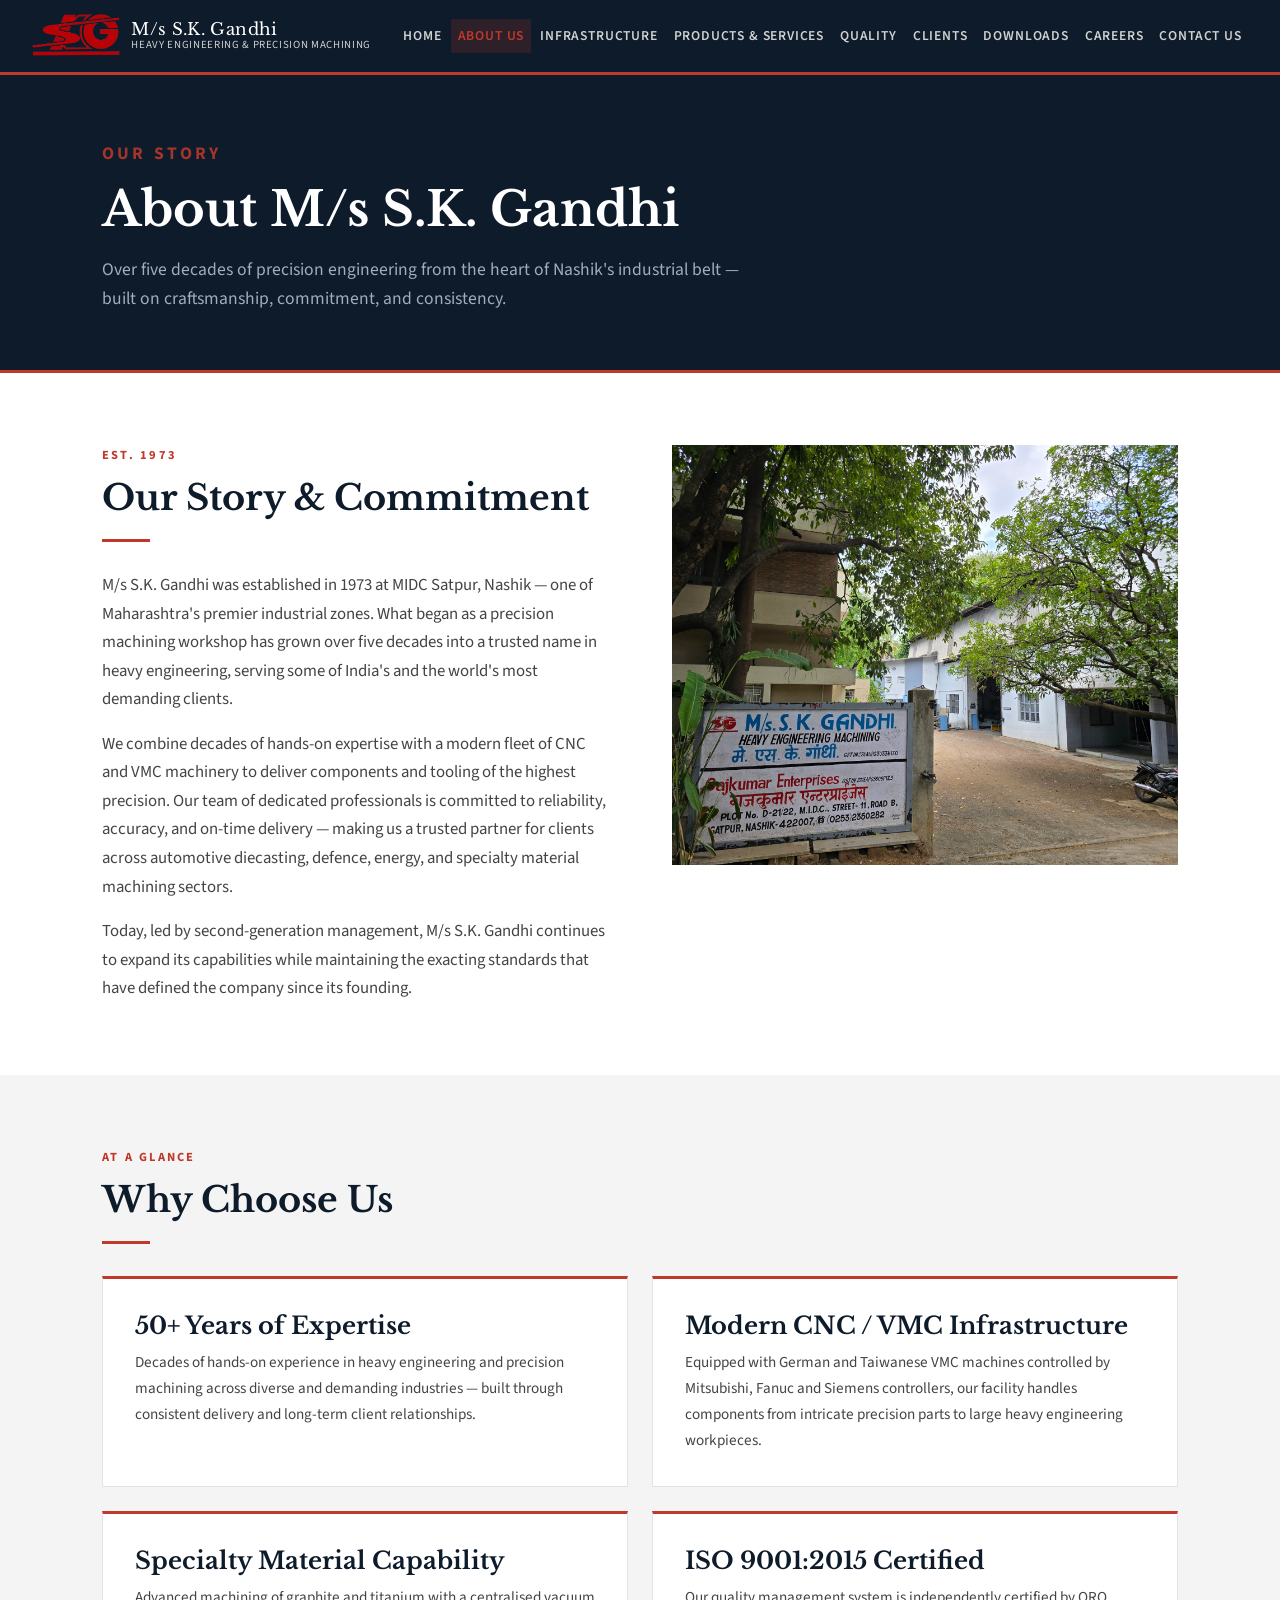
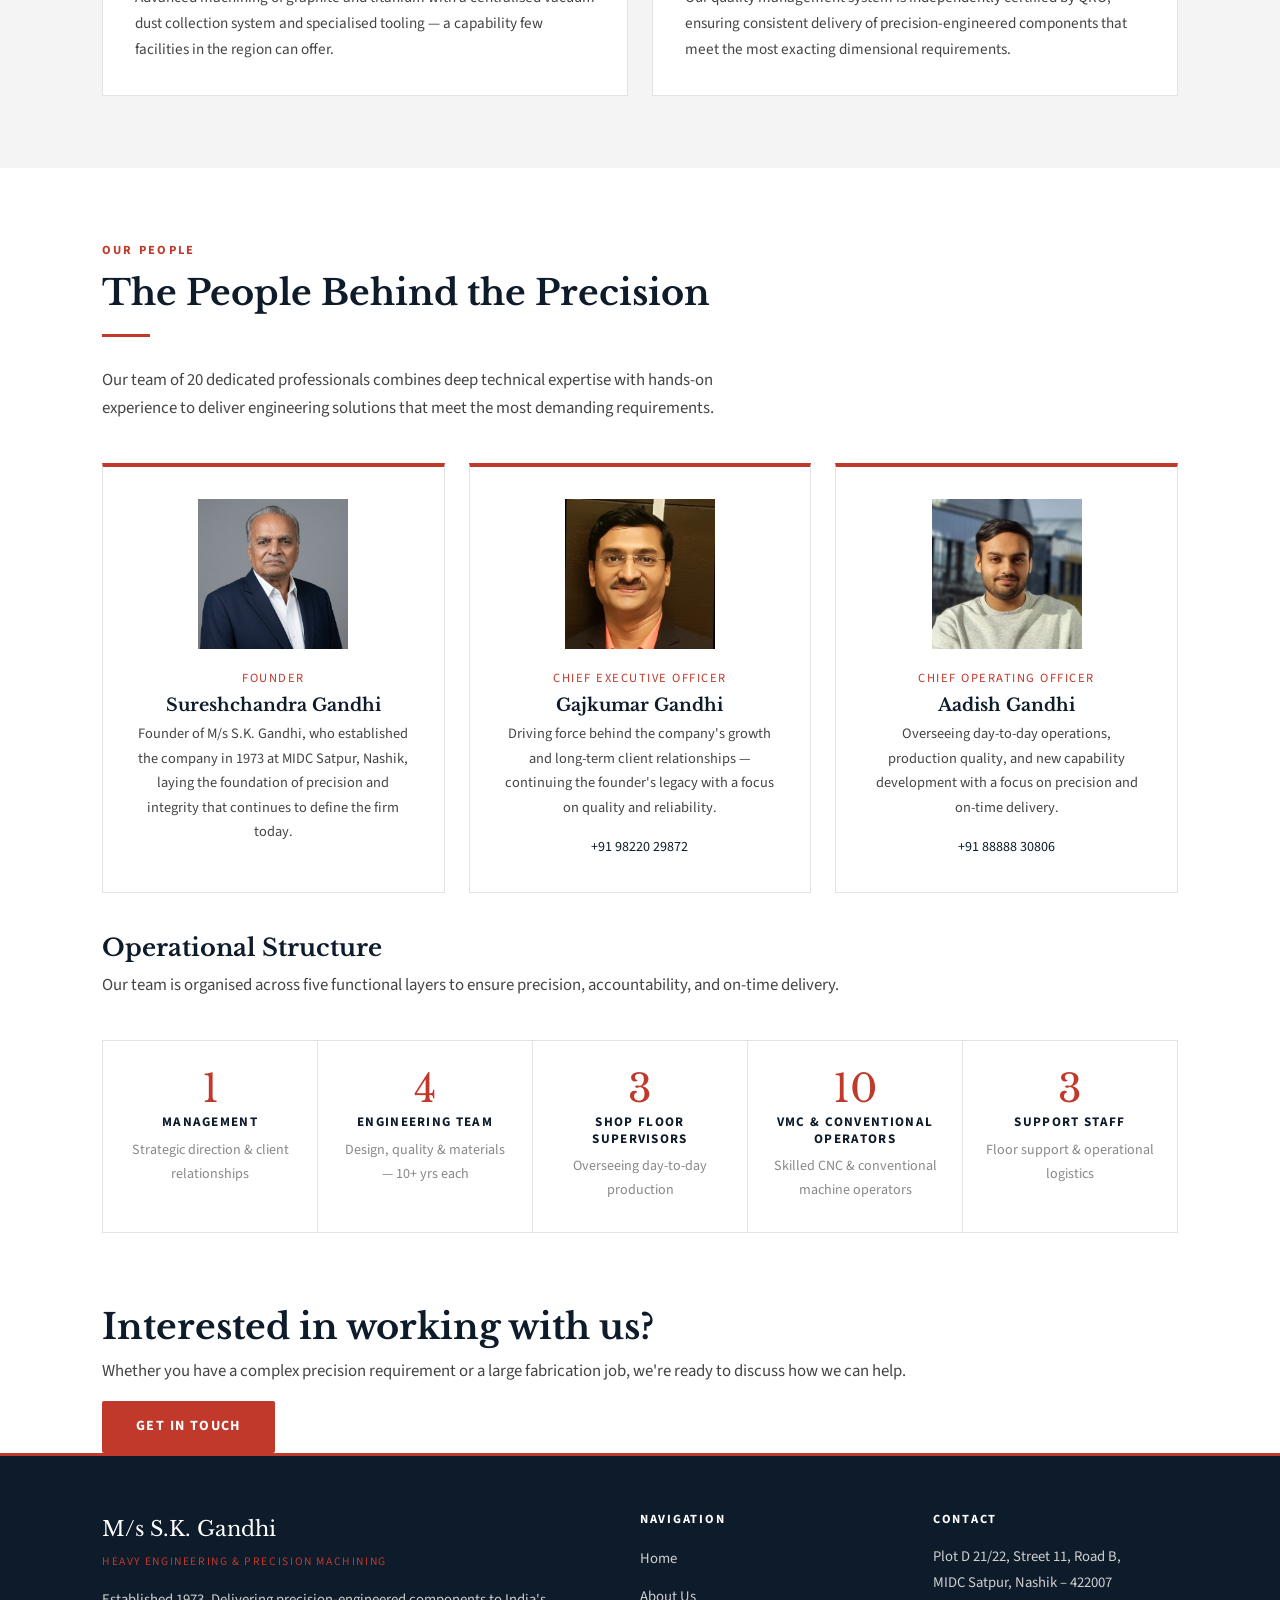
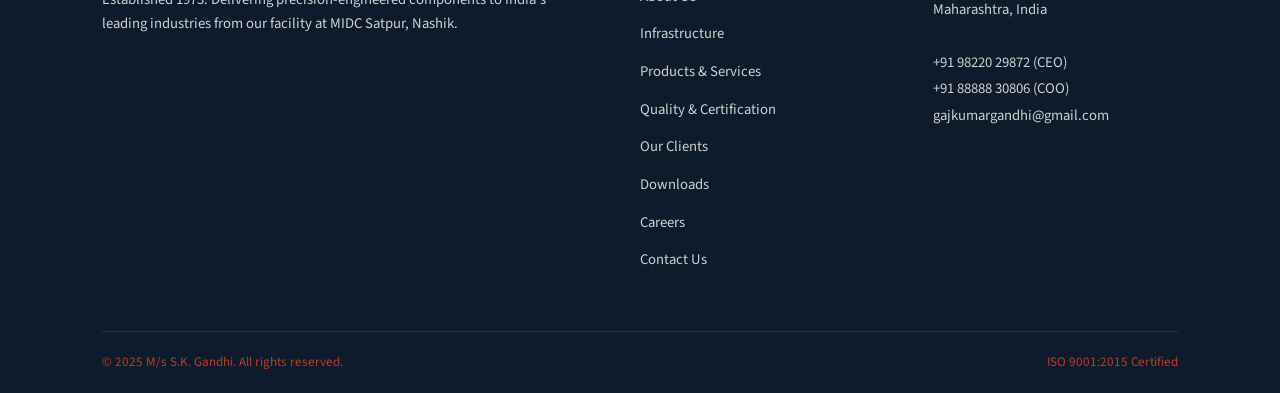
<file: about.html>
<!DOCTYPE html>
<html lang="en">
<head>
  <meta charset="UTF-8" />
  <meta name="viewport" content="width=device-width, initial-scale=1.0" />
  <title>About Us | M/s S.K. Gandhi — Est. 1973, MIDC Satpur Nashik</title>
  <!-- SEO Meta Tags -->
  <meta name="description" content="Learn about M/s S.K. Gandhi — established in 1973 at MIDC Satpur, Nashik. ISO certified heavy engineering firm with 50+ years of precision machining expertise and a team of 20 professionals.">
  <meta name="keywords" content="SK Gandhi about, S.K. Gandhi history, precision machining company Nashik, heavy engineering company Maharashtra, MIDC Satpur Nashik engineering">
  <meta name="author" content="M/s S.K. Gandhi">
  <meta name="robots" content="index, follow">
  <meta name="geo.region" content="IN-MH">
  <meta name="geo.placename" content="Nashik">
  <meta name="geo.position" content="19.9986;73.7427">
  <meta name="ICBM" content="19.9986, 73.7427">
  <link rel="canonical" href="https://skgandhi.in/about.html">
  <!-- Open Graph -->
  <meta property="og:type" content="website">
  <meta property="og:site_name" content="M/s S.K. Gandhi">
  <meta property="og:title" content="About M/s S.K. Gandhi | 50+ Years of Precision Engineering">
  <meta property="og:description" content="Founded in 1973 at MIDC Satpur, Nashik. ISO 9001:2015 certified. Serving India's top industrial clients across automotive, aerospace, and energy sectors.">
  <meta property="og:url" content="https://skgandhi.in/about.html">
  <meta property="og:image" content="https://skgandhi.in/images/about-facility.jpg">
  <meta property="og:locale" content="en_IN">
  <!-- Schema.org Structured Data -->
  <script type="application/ld+json">
  {
    "@context": "https://schema.org",
    "@type": "ManufacturingBusiness",
    "@id": "https://skgandhi.in",
    "name": "M/s S.K. Gandhi",
    "alternateName": ["SK Gandhi", "S.K. Gandhi", "SKG Heavy Engineering"],
    "description": "ISO 9001:2015 certified heavy engineering and precision machining company established in 1973. Specialising in dies, jigs & fixtures, graphite machining, titanium aerospace components, and heavy fabrication.",
    "url": "https://skgandhi.in",
    "logo": "https://skgandhi.in/images/logo.png",
    "image": "https://skgandhi.in/images/about-facility.jpg",
    "foundingDate": "1973",
    "numberOfEmployees": {"@type": "QuantitativeValue", "value": 20},
    "address": {
        "@type": "PostalAddress",
        "streetAddress": "Plot D 21/22, Street 11, Road B, MIDC Satpur",
        "addressLocality": "Nashik",
        "addressRegion": "Maharashtra",
        "postalCode": "422007",
        "addressCountry": "IN"
    },
    "geo": {
        "@type": "GeoCoordinates",
        "latitude": 19.9986,
        "longitude": 73.7427
    },
    "telephone": "+91-98220-29872",
    "email": "gajkumargandhi@gmail.com",
    "openingHoursSpecification": [
        {"@type": "OpeningHoursSpecification", "dayOfWeek": ["Monday","Tuesday","Wednesday","Thursday","Friday","Sunday"], "opens": "09:00", "closes": "18:00"}
    ],
    "hasOfferCatalog": {
        "@type": "OfferCatalog",
        "name": "Precision Machining Services",
        "itemListElement": [
            {"@type": "Offer", "itemOffered": {"@type": "Service", "name": "Tools, Dies, Jigs & Fixtures Machining"}},
            {"@type": "Offer", "itemOffered": {"@type": "Service", "name": "Graphite Precision Machining"}},
            {"@type": "Offer", "itemOffered": {"@type": "Service", "name": "Titanium Aerospace Machining"}},
            {"@type": "Offer", "itemOffered": {"@type": "Service", "name": "Heavy Structural Fabrication"}}
        ]
    },
    "sameAs": [
        "https://www.linkedin.com/company/m-s-s-k-gandhi/",
        "https://www.google.com/maps/place/M%2Fs+S.K.Gandhi"
    ],
    "areaServed": {"@type": "Country", "name": "India"},
    "hasCredential": {
        "@type": "EducationalOccupationalCredential",
        "credentialCategory": "certification",
        "name": "ISO 9001:2015",
        "recognizedBy": {"@type": "Organization", "name": "QRO - Quality Research Organization"}
    }
}
  </script>
  <link rel="icon" type="image/png" href="favicon.png">
  <link rel="shortcut icon" href="favicon.ico">
  <link rel="stylesheet" href="style.css" />
  <style>
    .team-card {
      background: var(--white);
      border: 1px solid #e0e3e8;
      border-top: 4px solid var(--red);
      padding: 2rem;
      text-align: center;
    }
    .team-photo {
      width: 100px;
      height: 100px;
      border-radius: 50%;
      background: #dde2ea;
      border: 2px dashed #aab0bb;
      display: flex;
      align-items: center;
      justify-content: center;
      margin: 0 auto 1.2rem;
      font-size: 0.72rem;
      color: #888;
      font-family: var(--font-body);
      text-align: center;
      padding: 0.5rem;
      line-height: 1.4;
    }
    .team-card .role {
      font-family: var(--font-body);
      font-size: 0.78rem;
      letter-spacing: 0.12em;
      text-transform: uppercase;
      color: var(--red);
      margin-bottom: 0.3rem;
    }
    .team-card h3 { font-size: 1.1rem; margin-bottom: 0.4rem; }
    .team-card p { font-size: 0.9rem; }
    .team-card .contact-line {
      margin-top: 0.8rem;
      font-size: 0.88rem;
      color: var(--text-mid);
    }
    .team-card .contact-line a { color: var(--navy); }

    .milestone-row {
      display: flex;
      gap: 0;
      border-left: 3px solid var(--red);
      padding-left: 2rem;
      flex-direction: column;
      gap: 2rem;
    }
    .milestone {
      position: relative;
    }
    .milestone::before {
      content: '';
      position: absolute;
      left: -2.4rem;
      top: 0.5rem;
      width: 12px;
      height: 12px;
      border-radius: 50%;
      background: var(--red);
      border: 2px solid var(--white);
      outline: 2px solid var(--red);
    }
    .milestone-year {
      font-family: var(--font-head);
      font-size: 1.3rem;
      color: var(--navy);
      margin-bottom: 0.2rem;
    }
    .milestone p { font-size: 0.95rem; margin: 0; }

    .ops-structure {
      display: flex;
      gap: 0;
      align-items: stretch;
      border: 1px solid #e0e3e8;
      overflow: hidden;
      margin-top: 2.5rem;
    }
    .ops-col {
      flex: 1;
      padding: 1.8rem 1.4rem;
      border-right: 1px solid #e0e3e8;
      text-align: center;
    }
    .ops-col:last-child { border-right: none; }
    .ops-col .ops-num {
      font-family: var(--font-head);
      font-size: 2.4rem;
      color: var(--red);
      line-height: 1;
      margin-bottom: 0.4rem;
    }
    .ops-col h4 {
      font-family: var(--font-body);
      font-size: 0.82rem;
      letter-spacing: 0.1em;
      text-transform: uppercase;
      color: var(--navy);
      margin-bottom: 0.5rem;
      font-weight: 700;
    }
    .ops-col p { font-size: 0.88rem; color: var(--text-light); margin: 0; }

    @media (max-width: 640px) {
      .ops-structure { flex-direction: column; }
      .ops-col { border-right: none; border-bottom: 1px solid #e0e3e8; }
      .ops-col:last-child { border-bottom: none; }
    }
  </style>
</head>
<body>

<!-- ══ HEADER ══ -->
<header class="site-header">
  <nav class="nav-inner">
    <a href="index.html" class="nav-logo">
      <img src="images/logo.png" alt="S.K. Gandhi Logo" style="height:44px;width:auto;" onerror="this.style.display='none'">
      <div class="nav-logo-text">
        <span class="brand-name">M/s S.K. Gandhi</span>
        <span class="brand-sub">Heavy Engineering &amp; Precision Machining</span>
      </div>
    </a>
    <ul class="nav-links">
      <li><a href="index.html">Home</a></li>
      <li><a href="about.html">About Us</a></li>
      <li><a href="infrastructure.html">Infrastructure</a></li>
      <li><a href="products.html">Products &amp; Services</a></li>
      <li><a href="quality.html">Quality</a></li>
      <li><a href="clients.html">Clients</a></li>
      <li><a href="downloads.html">Downloads</a></li>
      <li><a href="careers.html">Careers</a></li>
      <li><a href="contact.html">Contact Us</a></li>
    </ul>
    <div class="nav-toggle"><span></span><span></span><span></span></div>
  </nav>
</header>

<!-- ══ PAGE HERO ══ -->
<section class="page-hero">
  <div class="container">
    <p class="section-label">Our Story</p>
    <h1>About M/s S.K. Gandhi</h1>
    <p>Over five decades of precision engineering from the heart of Nashik's industrial belt — built on craftsmanship, commitment, and consistency.</p>
  </div>
</section>

<!-- ══ COMPANY STORY ══ -->
<section>
  <div class="container">
    <div class="two-col">
      <div>
        <p class="section-label">Est. 1973</p>
        <h2 class="section-title">Our Story &amp; Commitment</h2>
        <div class="divider"></div>
        <p>M/s S.K. Gandhi was established in 1973 at MIDC Satpur, Nashik — one of Maharashtra's premier industrial zones. What began as a precision machining workshop has grown over five decades into a trusted name in heavy engineering, serving some of India's and the world's most demanding clients.</p>
        <p>We combine decades of hands-on expertise with a modern fleet of CNC and VMC machinery to deliver components and tooling of the highest precision. Our team of dedicated professionals is committed to reliability, accuracy, and on-time delivery — making us a trusted partner for clients across automotive diecasting, defence, energy, and specialty material machining sectors.</p>
        <p>Today, led by second-generation management, M/s S.K. Gandhi continues to expand its capabilities while maintaining the exacting standards that have defined the company since its founding.</p>
      </div>
      <div>
        <img src="images/facility-exterior.jpg" alt="S.K. Gandhi Facility" style="width:100%;height:420px;object-fit:cover;display:block;" onerror="this.style.background='#e8eaed'">
      </div>
    </div>
  </div>
</section>

<!-- ══ KEY FACTS ══ -->
<section class="alt">
  <div class="container">
    <p class="section-label">At a Glance</p>
    <h2 class="section-title">Why Choose Us</h2>
    <div class="divider"></div>
    <div class="card-grid card-grid-2" style="margin-top: 2rem;">
      <div class="card">
        <h3>50+ Years of Expertise</h3>
        <p>Decades of hands-on experience in heavy engineering and precision machining across diverse and demanding industries — built through consistent delivery and long-term client relationships.</p>
      </div>
      <div class="card">
        <h3>Modern CNC / VMC Infrastructure</h3>
        <p>Equipped with German and Taiwanese VMC machines controlled by Mitsubishi, Fanuc and Siemens controllers, our facility handles components from intricate precision parts to large heavy engineering workpieces.</p>
      </div>
      <div class="card">
        <h3>Specialty Material Capability</h3>
        <p>Advanced machining of graphite and titanium with a centralised vacuum dust collection system and specialised tooling — a capability few facilities in the region can offer.</p>
      </div>
      <div class="card">
        <h3>ISO 9001:2015 Certified</h3>
        <p>Our quality management system is independently certified by QRO, ensuring consistent delivery of precision-engineered components that meet the most exacting dimensional requirements.</p>
      </div>
    </div>
  </div>
</section>

<!-- ══ TEAM ══ -->
<section>
  <div class="container">
    <p class="section-label">Our People</p>
    <h2 class="section-title">The People Behind the Precision</h2>
    <div class="divider"></div>
    <p style="max-width:640px; margin-bottom: 2.5rem;">Our team of 20 dedicated professionals combines deep technical expertise with hands-on experience to deliver engineering solutions that meet the most demanding requirements.</p>

    <!-- Management -->
    <div class="card-grid card-grid-3" style="margin-bottom: 2.5rem;">
      <div class="team-card">
        <img src="images/sureshchandra.jpg" alt="Sureshchandra Gandhi" style="width:150px;height:150px;border-radius:0%;object-fit:cover;margin:0 auto 1.2rem;display:block;" onerror="this.style.background='#dde2ea'">
        <div class="role">Founder</div>
        <h3>Sureshchandra Gandhi</h3>
        <p>Founder of M/s S.K. Gandhi, who established the company in 1973 at MIDC Satpur, Nashik, laying the foundation of precision and integrity that continues to define the firm today.</p>
      </div>
      <div class="team-card">
        <img src="images/gajkumar.jpg" alt="Gajkumar Gandhi" style="width:150px;height:150px;border-radius:0%;object-fit:cover;margin:0 auto 1.2rem;display:block;" onerror="this.style.background='#dde2ea'">
        <div class="role">Chief Executive Officer</div>
        <h3>Gajkumar Gandhi</h3>
        <p>Driving force behind the company's growth and long-term client relationships — continuing the founder's legacy with a focus on quality and reliability.</p>
        <div class="contact-line"><a href="tel:+919822029872">+91 98220 29872</a></div>
      </div>
      <div class="team-card">
        <img src="images/aadish.jpg" alt="Aadish Gandhi" style="width:150px;height:150px;border-radius:0%;object-fit:cover;margin:0 auto 1.2rem;display:block;" onerror="this.style.background='#dde2ea'">
        <div class="role">Chief Operating Officer</div>
        <h3>Aadish Gandhi</h3>
        <p>Overseeing day-to-day operations, production quality, and new capability development with a focus on precision and on-time delivery.</p>
        <div class="contact-line"><a href="tel:+918888830806">+91 88888 30806</a></div>
      </div>
    </div>

    <!-- Operational Structure -->
    <h3 style="margin-bottom: 0.5rem;">Operational Structure</h3>
    <p style="margin-bottom: 0;">Our team is organised across five functional layers to ensure precision, accountability, and on-time delivery.</p>
    <div class="ops-structure">
      <div class="ops-col">
        <div class="ops-num">1</div>
        <h4>Management</h4>
        <p>Strategic direction &amp; client relationships</p>
      </div>
      <div class="ops-col">
        <div class="ops-num">4</div>
        <h4>Engineering Team</h4>
        <p>Design, quality &amp; materials — 10+ yrs each</p>
      </div>
      <div class="ops-col">
        <div class="ops-num">3</div>
        <h4>Shop Floor Supervisors</h4>
        <p>Overseeing day-to-day production</p>
      </div>
      <div class="ops-col">
        <div class="ops-num">10</div>
        <h4>VMC &amp; Conventional Operators</h4>
        <p>Skilled CNC &amp; conventional machine operators</p>
      </div>
      <div class="ops-col">
        <div class="ops-num">3</div>
        <h4>Support Staff</h4>
        <p>Floor support &amp; operational logistics</p>
      </div>
    </div>
  </div>
</section>

<!-- ══ CTA BAND ══ -->
<div class="cta-band">
  <div class="container">
    <h2>Interested in working with us?</h2>
    <p>Whether you have a complex precision requirement or a large fabrication job, we're ready to discuss how we can help.</p>
    <a href="contact.html" class="btn btn-primary">Get in Touch</a>
  </div>
</div>

<!-- ══ FOOTER ══ -->
<footer class="site-footer">
  <div class="container">
    <div class="footer-grid">
      <div class="footer-brand">
        <div class="brand-name">M/s S.K. Gandhi</div>
        <div class="brand-sub">Heavy Engineering &amp; Precision Machining</div>
        <p>Established 1973. Delivering precision-engineered components to India's leading industries from our facility at MIDC Satpur, Nashik.</p>
      </div>
      <div class="footer-col">
        <h4>Navigation</h4>
        <ul>
          <li><a href="index.html">Home</a></li>
          <li><a href="about.html">About Us</a></li>
          <li><a href="infrastructure.html">Infrastructure</a></li>
          <li><a href="products.html">Products &amp; Services</a></li>
          <li><a href="quality.html">Quality &amp; Certification</a></li>
          <li><a href="clients.html">Our Clients</a></li>
          <li><a href="downloads.html">Downloads</a></li>
          <li><a href="careers.html">Careers</a></li>
          <li><a href="contact.html">Contact Us</a></li>
        </ul>
      </div>
      <div class="footer-col">
        <h4>Contact</h4>
        <address>
          Plot D 21/22, Street 11, Road B,<br>
          MIDC Satpur, Nashik – 422007<br>
          Maharashtra, India<br><br>
          <a href="tel:+919822029872">+91 98220 29872</a> (CEO)<br>
          <a href="tel:+918888830806">+91 88888 30806</a> (COO)<br>
          <a href="mailto:gajkumargandhi@gmail.com">gajkumargandhi@gmail.com</a>
        </address>
      </div>
    </div>
    <div class="footer-bottom">
      <span>© 2025 M/s S.K. Gandhi. All rights reserved.</span>
      <span style="color: var(--red);">ISO 9001:2015 Certified</span>
    </div>
  </div>
</footer>

<script src="nav.js"></script>
</body>
</html>
</file>
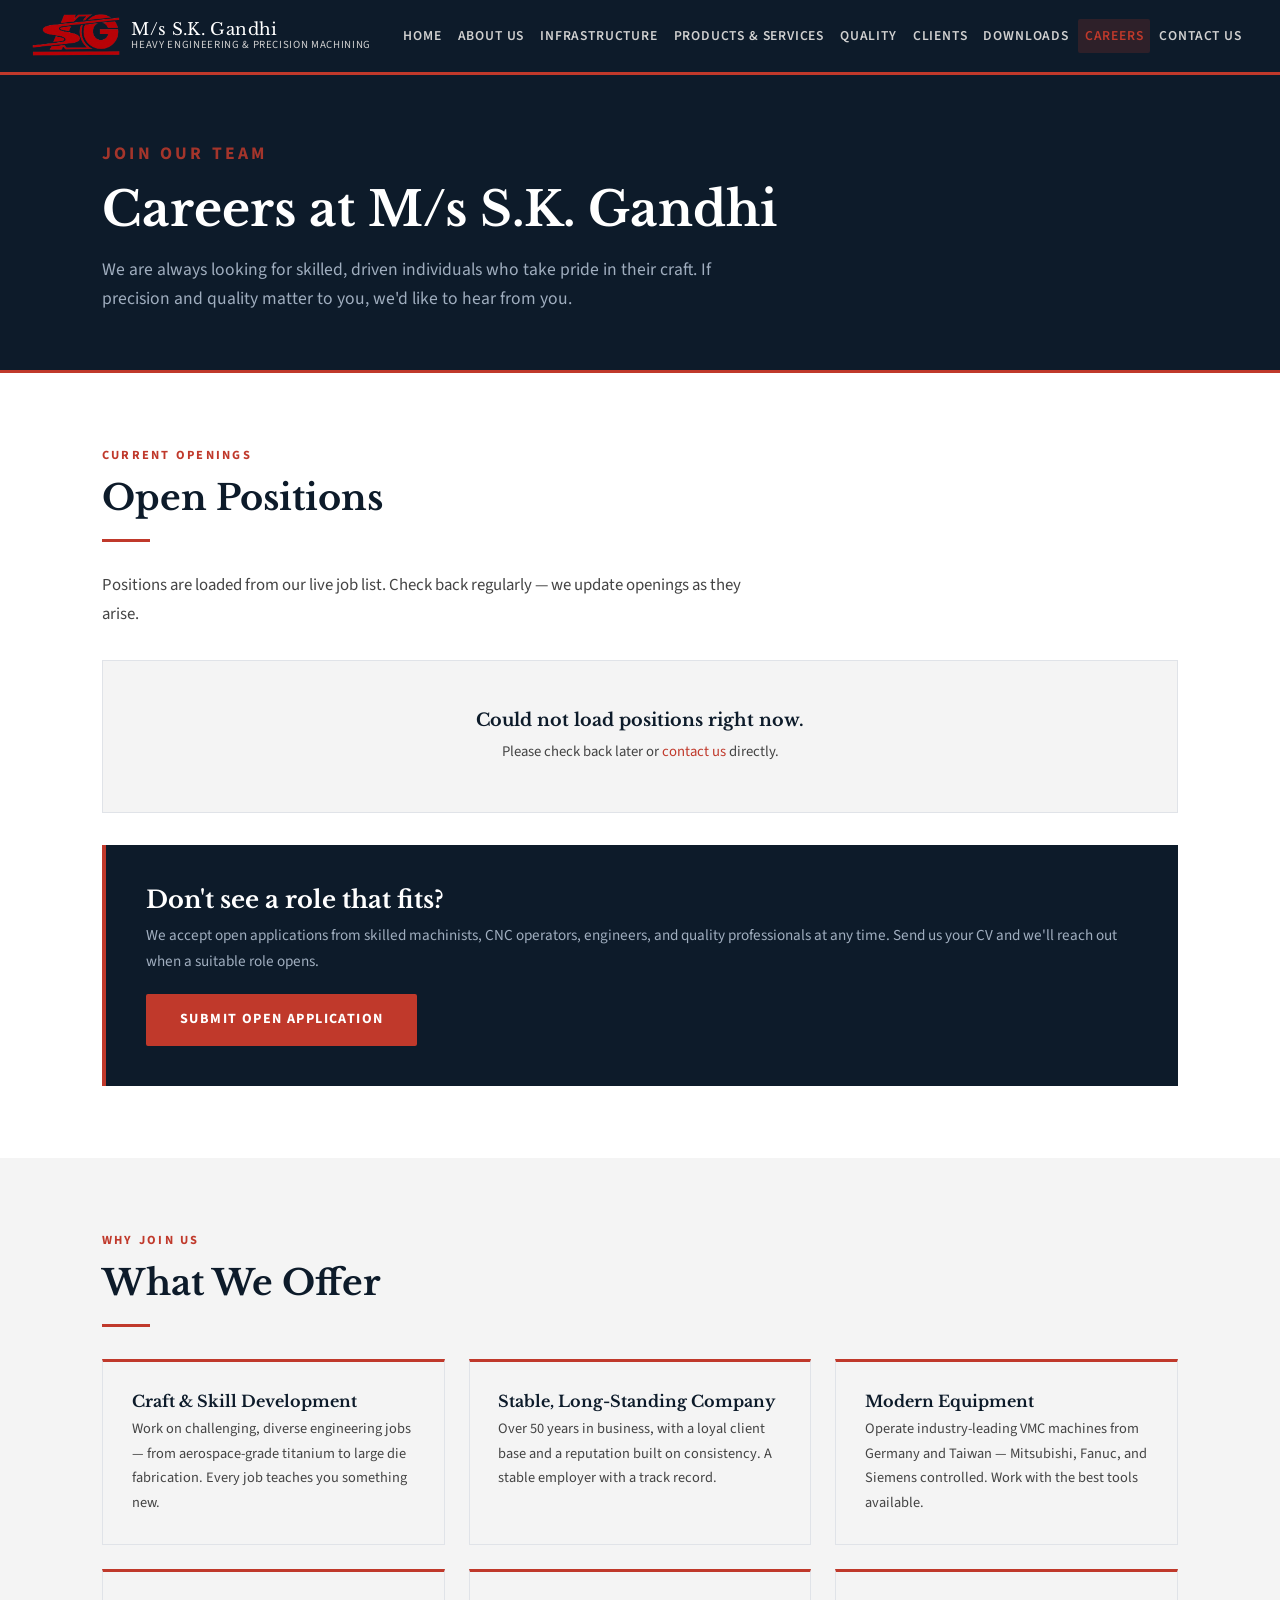
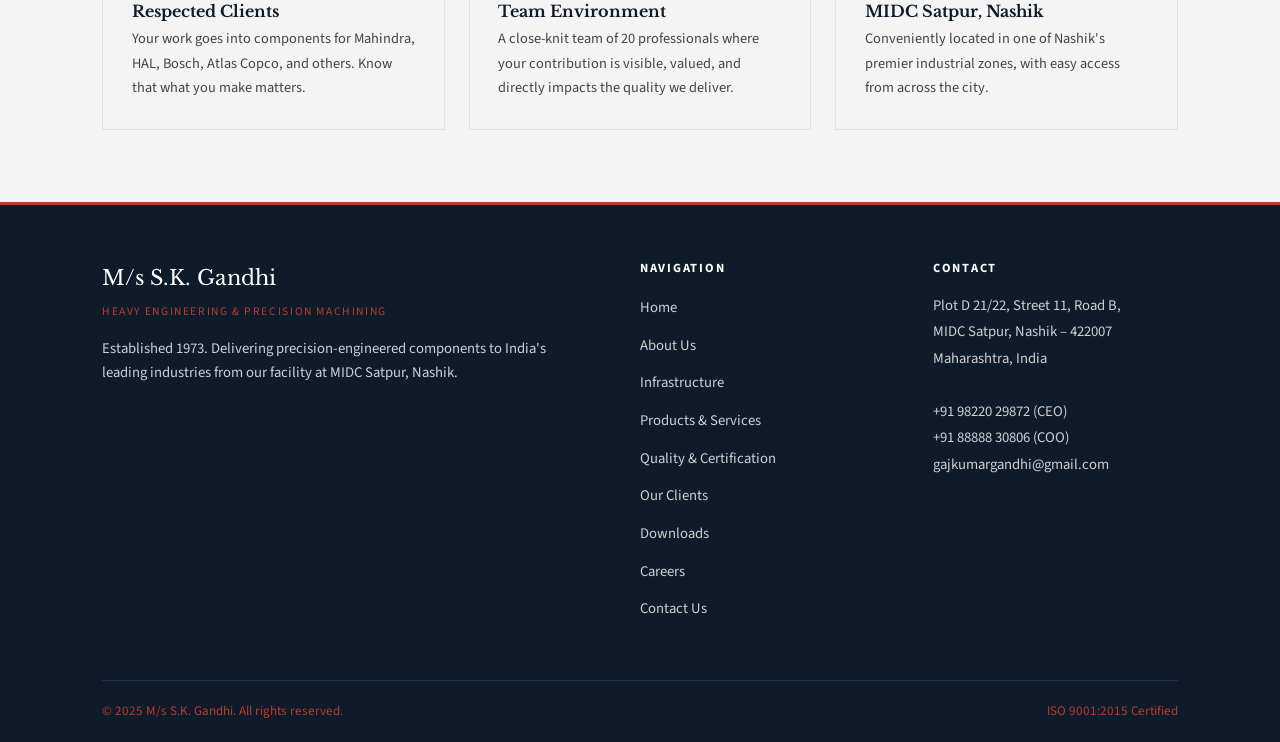
<file: careers.html>
<!DOCTYPE html>
<html lang="en">
<head>
  <meta charset="UTF-8" />
  <meta name="viewport" content="width=device-width, initial-scale=1.0" />
  <title>Careers | CNC Operator & Engineering Jobs Nashik | M/s S.K. Gandhi</title>
  <!-- SEO Meta Tags -->
  <meta name="description" content="Job openings at M/s S.K. Gandhi, Nashik — VMC operators, CNC programmers, quality inspectors and engineering roles. Join a 50-year-old precision engineering company at MIDC Satpur.">
  <meta name="keywords" content="CNC operator jobs Nashik, VMC operator jobs Nashik, engineering jobs MIDC Satpur, precision machining jobs Nashik, manufacturing jobs Nashik">
  <meta name="author" content="M/s S.K. Gandhi">
  <meta name="robots" content="index, follow">
  <meta name="geo.region" content="IN-MH">
  <meta name="geo.placename" content="Nashik">
  <meta name="geo.position" content="19.9986;73.7427">
  <meta name="ICBM" content="19.9986, 73.7427">
  <link rel="canonical" href="https://skgandhi.in/careers.html">
  <!-- Open Graph -->
  <meta property="og:type" content="website">
  <meta property="og:site_name" content="M/s S.K. Gandhi">
  <meta property="og:title" content="Careers at M/s S.K. Gandhi | Engineering Jobs in Nashik">
  <meta property="og:description" content="Join our team of precision engineers at MIDC Satpur, Nashik. VMC operators, CNC programmers, quality inspectors and more.">
  <meta property="og:url" content="https://skgandhi.in/careers.html">
  <meta property="og:image" content="https://skgandhi.in/images/about-facility.jpg">
  <meta property="og:locale" content="en_IN">
  <!-- Schema.org Structured Data -->
  <script type="application/ld+json">
  {
    "@context": "https://schema.org",
    "@type": "ManufacturingBusiness",
    "@id": "https://skgandhi.in",
    "name": "M/s S.K. Gandhi",
    "alternateName": ["SK Gandhi", "S.K. Gandhi", "SKG Heavy Engineering"],
    "description": "ISO 9001:2015 certified heavy engineering and precision machining company established in 1973. Specialising in dies, jigs & fixtures, graphite machining, titanium aerospace components, and heavy fabrication.",
    "url": "https://skgandhi.in",
    "logo": "https://skgandhi.in/images/logo.png",
    "image": "https://skgandhi.in/images/about-facility.jpg",
    "foundingDate": "1973",
    "numberOfEmployees": {"@type": "QuantitativeValue", "value": 20},
    "address": {
        "@type": "PostalAddress",
        "streetAddress": "Plot D 21/22, Street 11, Road B, MIDC Satpur",
        "addressLocality": "Nashik",
        "addressRegion": "Maharashtra",
        "postalCode": "422007",
        "addressCountry": "IN"
    },
    "geo": {
        "@type": "GeoCoordinates",
        "latitude": 19.9986,
        "longitude": 73.7427
    },
    "telephone": "+91-98220-29872",
    "email": "gajkumargandhi@gmail.com",
    "openingHoursSpecification": [
        {"@type": "OpeningHoursSpecification", "dayOfWeek": ["Monday","Tuesday","Wednesday","Thursday","Friday","Sunday"], "opens": "09:00", "closes": "18:00"}
    ],
    "hasOfferCatalog": {
        "@type": "OfferCatalog",
        "name": "Precision Machining Services",
        "itemListElement": [
            {"@type": "Offer", "itemOffered": {"@type": "Service", "name": "Tools, Dies, Jigs & Fixtures Machining"}},
            {"@type": "Offer", "itemOffered": {"@type": "Service", "name": "Graphite Precision Machining"}},
            {"@type": "Offer", "itemOffered": {"@type": "Service", "name": "Titanium Aerospace Machining"}},
            {"@type": "Offer", "itemOffered": {"@type": "Service", "name": "Heavy Structural Fabrication"}}
        ]
    },
    "sameAs": [
        "https://www.linkedin.com/company/m-s-s-k-gandhi/",
        "https://www.google.com/maps/place/M%2Fs+S.K.Gandhi"
    ],
    "areaServed": {"@type": "Country", "name": "India"},
    "hasCredential": {
        "@type": "EducationalOccupationalCredential",
        "credentialCategory": "certification",
        "name": "ISO 9001:2015",
        "recognizedBy": {"@type": "Organization", "name": "QRO - Quality Research Organization"}
    }
}
  </script>
  <link rel="icon" type="image/png" href="favicon.png">
  <link rel="shortcut icon" href="favicon.ico">
  <link rel="stylesheet" href="style.css" />
  <style>
    .job-card {
      border: 1px solid #e0e3e8;
      border-left: 4px solid var(--red);
      padding: 1.8rem 2rem;
      background: var(--white);
      margin-bottom: 1rem;
      transition: box-shadow 0.2s;
    }
    .job-card:hover { box-shadow: 0 4px 16px rgba(0,0,0,0.06); }
    .job-header { display: flex; align-items: flex-start; justify-content: space-between; gap: 1.5rem; flex-wrap: wrap; }
    .job-title { font-family: var(--font-head); font-size: 1.15rem; color: var(--navy); margin-bottom: 0.3rem; }
    .job-meta { display: flex; gap: 1rem; flex-wrap: wrap; margin-bottom: 0.8rem; }
    .job-tag {
      font-family: var(--font-body);
      font-size: 0.72rem;
      font-weight: 700;
      letter-spacing: 0.08em;
      text-transform: uppercase;
      padding: 0.22rem 0.65rem;
      background: var(--off-white);
      border: 1px solid #d0d5dc;
      color: var(--text-mid);
    }
    .job-tag.open { background: #eaf5ea; border-color: #6abf69; color: #2e7d32; }
    .job-desc { font-size: 0.93rem; color: var(--text-mid); margin: 0; }
    .apply-btn { flex-shrink: 0; }

    /* Loading / empty states */
    .jobs-loading { text-align:center; padding: 3rem; color: var(--text-light); font-family: var(--font-body); }
    .jobs-empty { text-align:center; padding: 3rem; background: var(--off-white); border: 1px solid #e0e3e8; }
    .jobs-empty h3 { font-size: 1.1rem; margin-bottom: 0.5rem; }
    .jobs-empty p { font-size: 0.92rem; color: var(--text-mid); margin: 0; }

    .open-application {
      background: var(--navy);
      padding: 2.5rem;
      border-left: 4px solid var(--red);
      margin-top: 2rem;
    }
    .open-application h3 { color: var(--white); margin-bottom: 0.5rem; }
    .open-application p { color: #a0aebf; font-size: 0.95rem; margin-bottom: 1.2rem; }

    .values-grid {
      display: grid;
      grid-template-columns: repeat(3, 1fr);
      gap: 1.5rem;
      margin-top: 2rem;
    }
    .value-item {
      padding: 1.8rem;
      border: 1px solid #e0e3e8;
      border-top: 3px solid var(--red);
    }
    .value-item h4 { font-size: 1rem; margin-bottom: 0.4rem; }
    .value-item p { font-size: 0.9rem; color: var(--text-mid); margin: 0; }

    @media (max-width: 640px) {
      .values-grid { grid-template-columns: 1fr; }
      .job-header { flex-direction: column; }
    }
  </style>
</head>
<body>

<!-- ══ HEADER ══ -->
<header class="site-header">
  <nav class="nav-inner">
    <a href="index.html" class="nav-logo">
      <img src="images/logo.png" alt="S.K. Gandhi Logo" style="height:44px;width:auto;" onerror="this.style.display='none'">
      <div class="nav-logo-text">
        <span class="brand-name">M/s S.K. Gandhi</span>
        <span class="brand-sub">Heavy Engineering &amp; Precision Machining</span>
      </div>
    </a>
    <ul class="nav-links">
      <li><a href="index.html">Home</a></li>
      <li><a href="about.html">About Us</a></li>
      <li><a href="infrastructure.html">Infrastructure</a></li>
      <li><a href="products.html">Products &amp; Services</a></li>
      <li><a href="quality.html">Quality</a></li>
      <li><a href="clients.html">Clients</a></li>
      <li><a href="downloads.html">Downloads</a></li>
      <li><a href="careers.html">Careers</a></li>
      <li><a href="contact.html">Contact Us</a></li>
    </ul>
    <div class="nav-toggle"><span></span><span></span><span></span></div>
  </nav>
</header>

<!-- ══ PAGE HERO ══ -->
<section class="page-hero">
  <div class="container">
    <p class="section-label">Join Our Team</p>
    <h1>Careers at M/s S.K. Gandhi</h1>
    <p>We are always looking for skilled, driven individuals who take pride in their craft. If precision and quality matter to you, we'd like to hear from you.</p>
  </div>
</section>

<!-- ══ OPEN POSITIONS ══ -->
<section>
  <div class="container">
    <p class="section-label">Current Openings</p>
    <h2 class="section-title">Open Positions</h2>
    <div class="divider"></div>
    <p style="max-width:640px;margin-bottom:2rem;">
      Positions are loaded from our live job list. Check back regularly — we update openings as they arise.
    </p>

    <!--
    ════════════════════════════════════════════════════════════════
    HOW TO MANAGE JOBS — NO CODING NEEDED (Google Sheets method)
    ════════════════════════════════════════════════════════════════

    SETUP (one time, ~10 minutes):
    1. Go to sheets.google.com → Create a new spreadsheet
    2. Name it "SKG Careers"
    3. Set up columns exactly like this (row 1 = headers):
       A: Title     B: Department     C: Type (Full-time/Part-time)
       D: Status (Open/Closed)        E: Description      F: ApplyLink
    4. Add your jobs as rows. Example row:
       VMC Operator | Shop Floor | Full-time | Open | Operate VMC machines... | https://forms.google.com/...
    5. File → Share → Publish to web → Sheet1 → CSV format → Publish
    6. Copy the CSV URL and paste it below where it says PASTE-YOUR-CSV-URL

    TO ADD A JOB: Add a row in the Google Sheet → Save → Page updates automatically
    TO REMOVE A JOB: Delete the row or change Status to "Closed"
    TO EDIT A JOB: Edit the cell → Save

    The website reads this sheet every time the page loads.

    APPLY LINK: Create a Google Form for applications (forms.google.com)
    and paste the form URL into column F for each job.
    ════════════════════════════════════════════════════════════════
    -->

    <div id="jobs-container">
      <div class="jobs-loading">Loading positions…</div>
    </div>

    <!-- Open application block (always shown) -->
    <div class="open-application">
      <h3>Don't see a role that fits?</h3>
      <p>We accept open applications from skilled machinists, CNC operators, engineers, and quality professionals at any time. Send us your CV and we'll reach out when a suitable role opens.</p>
      <!--
        Replace the href below with your Google Form link for open applications.
        Go to forms.google.com → Create a form → Copy the link
      -->
      <a href="PASTE-YOUR-OPEN-APPLICATION-FORM-LINK-HERE" target="_blank" rel="noopener" class="btn btn-primary">
        Submit Open Application
      </a>
    </div>
  </div>
</section>

<!-- ══ WHY WORK WITH US ══ -->
<section class="alt">
  <div class="container">
    <p class="section-label">Why Join Us</p>
    <h2 class="section-title">What We Offer</h2>
    <div class="divider"></div>
    <div class="values-grid">
      <div class="value-item">
        <h4>Craft &amp; Skill Development</h4>
        <p>Work on challenging, diverse engineering jobs — from aerospace-grade titanium to large die fabrication. Every job teaches you something new.</p>
      </div>
      <div class="value-item">
        <h4>Stable, Long-Standing Company</h4>
        <p>Over 50 years in business, with a loyal client base and a reputation built on consistency. A stable employer with a track record.</p>
      </div>
      <div class="value-item">
        <h4>Modern Equipment</h4>
        <p>Operate industry-leading VMC machines from Germany and Taiwan — Mitsubishi, Fanuc, and Siemens controlled. Work with the best tools available.</p>
      </div>
      <div class="value-item">
        <h4>Respected Clients</h4>
        <p>Your work goes into components for Mahindra, HAL, Bosch, Atlas Copco, and others. Know that what you make matters.</p>
      </div>
      <div class="value-item">
        <h4>Team Environment</h4>
        <p>A close-knit team of 20 professionals where your contribution is visible, valued, and directly impacts the quality we deliver.</p>
      </div>
      <div class="value-item">
        <h4>MIDC Satpur, Nashik</h4>
        <p>Conveniently located in one of Nashik's premier industrial zones, with easy access from across the city.</p>
      </div>
    </div>
  </div>
</section>

<!-- ══ FOOTER ══ -->
<footer class="site-footer">
  <div class="container">
    <div class="footer-grid">
      <div class="footer-brand">
        <div class="brand-name">M/s S.K. Gandhi</div>
        <div class="brand-sub">Heavy Engineering &amp; Precision Machining</div>
        <p>Established 1973. Delivering precision-engineered components to India's leading industries from our facility at MIDC Satpur, Nashik.</p>
      </div>
      <div class="footer-col">
        <h4>Navigation</h4>
        <ul>
          <li><a href="index.html">Home</a></li>
          <li><a href="about.html">About Us</a></li>
          <li><a href="infrastructure.html">Infrastructure</a></li>
          <li><a href="products.html">Products &amp; Services</a></li>
          <li><a href="quality.html">Quality &amp; Certification</a></li>
          <li><a href="clients.html">Our Clients</a></li>
          <li><a href="downloads.html">Downloads</a></li>
          <li><a href="careers.html">Careers</a></li>
          <li><a href="contact.html">Contact Us</a></li>
        </ul>
      </div>
      <div class="footer-col">
        <h4>Contact</h4>
        <address>
          Plot D 21/22, Street 11, Road B,<br>
          MIDC Satpur, Nashik – 422007<br>
          Maharashtra, India<br><br>
          <a href="tel:+919822029872">+91 98220 29872</a> (CEO)<br>
          <a href="tel:+918888830806">+91 88888 30806</a> (COO)<br>
          <a href="mailto:gajkumargandhi@gmail.com">gajkumargandhi@gmail.com</a>
        </address>
      </div>
    </div>
    <div class="footer-bottom">
      <span>© 2025 M/s S.K. Gandhi. All rights reserved.</span>
      <span style="color: var(--red);">ISO 9001:2015 Certified</span>
    </div>
  </div>
</footer>

<script src="nav.js"></script>
<script>
/*
  JOBS LOADER — reads directly from your published Google Sheet CSV
  No proxy needed. Google Sheets published CSVs allow direct browser access.

  TO MANAGE JOBS: Edit your Google Sheet. Changes appear within ~5 minutes.
  TO ADD A JOB:   Add a row, Status = Open
  TO REMOVE A JOB: Delete the row or change Status to Closed
*/

const CSV_URL = 'https://docs.google.com/spreadsheets/d/e/2PACX-1vS60X3fe8FF650Z9eBB_SUGBDSa-w42qOrb5gUQKc03O4Iw54lmvys04kyY26Ba2BXwbk_QP9rnV2tH/pub?gid=0&single=true&output=csv';

async function loadJobs() {
  const container = document.getElementById('jobs-container');

  if (window.location.protocol === 'file:') {
    container.innerHTML = renderPlaceholderJobs('⚙ Local file preview — open via a local server (python -m http.server 8080) to load live jobs.');
    return;
  }

  try {
    // Fetch directly — published Google Sheets CSVs support CORS natively
    const res = await fetch(CSV_URL + '&t=' + Date.now(), { cache: 'no-store' });
    if (!res.ok) throw new Error('HTTP ' + res.status);
    const text = await res.text();
    if (!text || !text.trim()) throw new Error('Empty sheet response');

    const rows = text.trim().replace(/\r\n/g,'\n').replace(/\r/g,'\n').split('\n').slice(1);

    const jobs = rows
      .filter(row => row.trim())
      .map(row => {
        const cols = [];
        let cur = '', inQ = false;
        for (let i = 0; i < row.length; i++) {
          if (row[i] === '"') { inQ = !inQ; continue; }
          if (row[i] === ',' && !inQ) { cols.push(cur.trim()); cur = ''; continue; }
          cur += row[i];
        }
        cols.push(cur.trim());
        return {
          title:       (cols[0]||'').trim(),
          department:  (cols[1]||'').trim(),
          type:        (cols[2]||'').trim(),
          status:      (cols[3]||'').trim().toLowerCase(),
          description: (cols[4]||'').trim(),
          applyLink:   (cols[5]||'').trim(),
        };
      })
      .filter(j => j.title && j.status === 'open');

    if (jobs.length === 0) {
      container.innerHTML = `
        <div class="jobs-empty">
          <h3>No open positions at the moment.</h3>
          <p>We are not actively hiring right now, but you are welcome to submit an open application below.</p>
        </div>`;
      return;
    }

    container.innerHTML = jobs.map(job => `
      <div class="job-card">
        <div class="job-header">
          <div>
            <div class="job-title">${escHtml(job.title)}</div>
            <div class="job-meta">
              ${job.department ? `<span class="job-tag">${escHtml(job.department)}</span>` : ''}
              ${job.type       ? `<span class="job-tag">${escHtml(job.type)}</span>`       : ''}
              <span class="job-tag open">Open</span>
            </div>
            ${job.description ? `<p class="job-desc">${escHtml(job.description)}</p>` : ''}
          </div>
          ${job.applyLink
            ? `<a href="${escHtml(job.applyLink)}" target="_blank" rel="noopener" class="btn btn-primary apply-btn">Apply Now</a>`
            : `<a href="contact.html" class="btn btn-outline-red apply-btn">Enquire</a>`}
        </div>
      </div>`).join('');

  } catch (err) {
    container.innerHTML = `
      <div class="jobs-empty">
        <h3>Could not load positions right now.</h3>
        <p>Please check back later or <a href="contact.html" style="color:var(--red)">contact us</a> directly.</p>
      </div>`;
    console.error('Jobs load error:', err.message);
  }
}

function escHtml(s) {
  return s.replace(/&/g,'&amp;').replace(/</g,'&lt;').replace(/>/g,'&gt;').replace(/"/g,'&quot;');
}

function renderPlaceholderJobs(note) {
  return `
    <div style="background:var(--off-white);border:2px dashed #c8cdd5;padding:1.2rem 1.8rem;margin-bottom:1.5rem;font-family:var(--font-body);font-size:0.88rem;color:var(--text-mid);line-height:1.6;">
      <strong style="color:var(--navy);">${note}</strong>
    </div>
    ${[{t:'VMC Operator',d:'Shop Floor',y:'Full-time'},{t:'CNC Programmer',d:'Engineering',y:'Full-time'},{t:'Quality Inspector',d:'Quality',y:'Full-time'}].map(j=>`
    <div class="job-card" style="opacity:0.45;pointer-events:none;">
      <div class="job-header"><div>
        <div class="job-title">${j.t} <small style="font-size:0.72rem;color:var(--text-light);font-weight:400;">(sample)</small></div>
        <div class="job-meta"><span class="job-tag">${j.d}</span><span class="job-tag">${j.y}</span><span class="job-tag open">Open</span></div>
      </div></div>
    </div>`).join('')}`;
}

loadJobs();
</script>
</body>
</html>
</file>
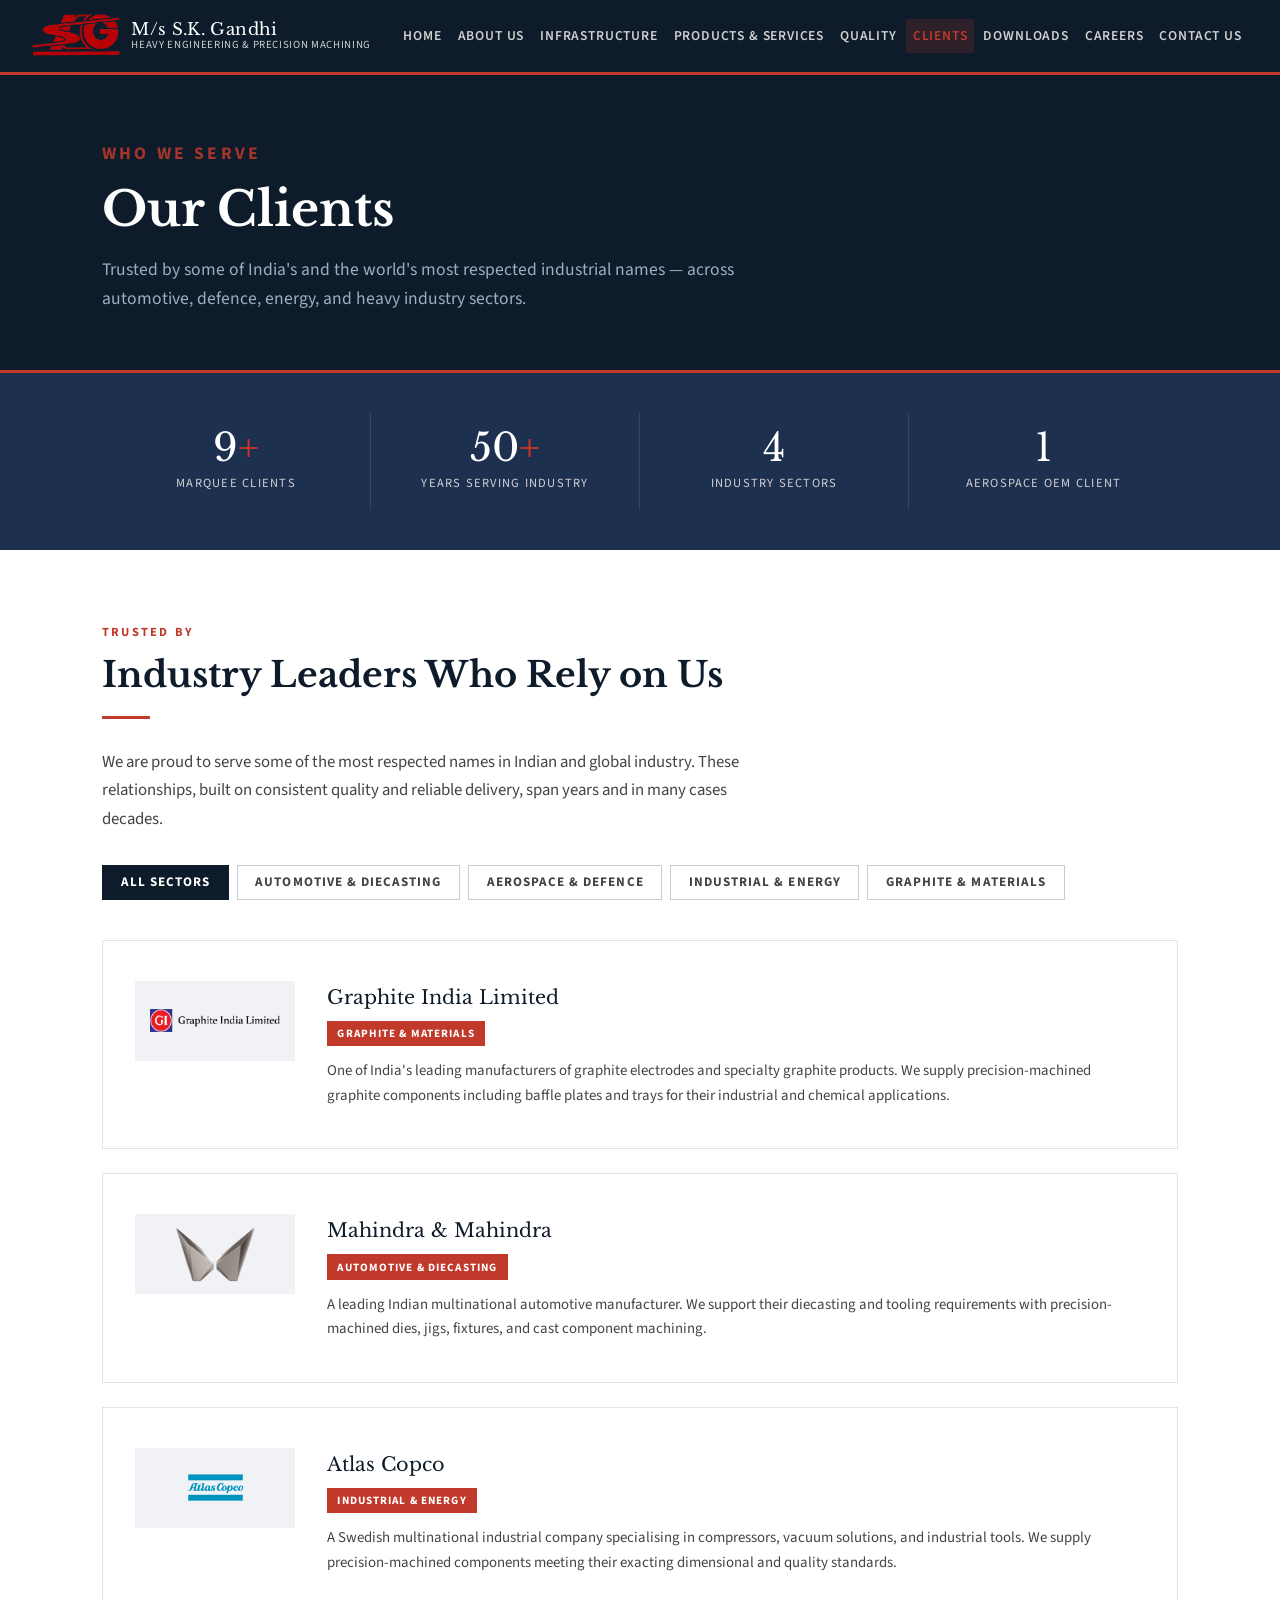
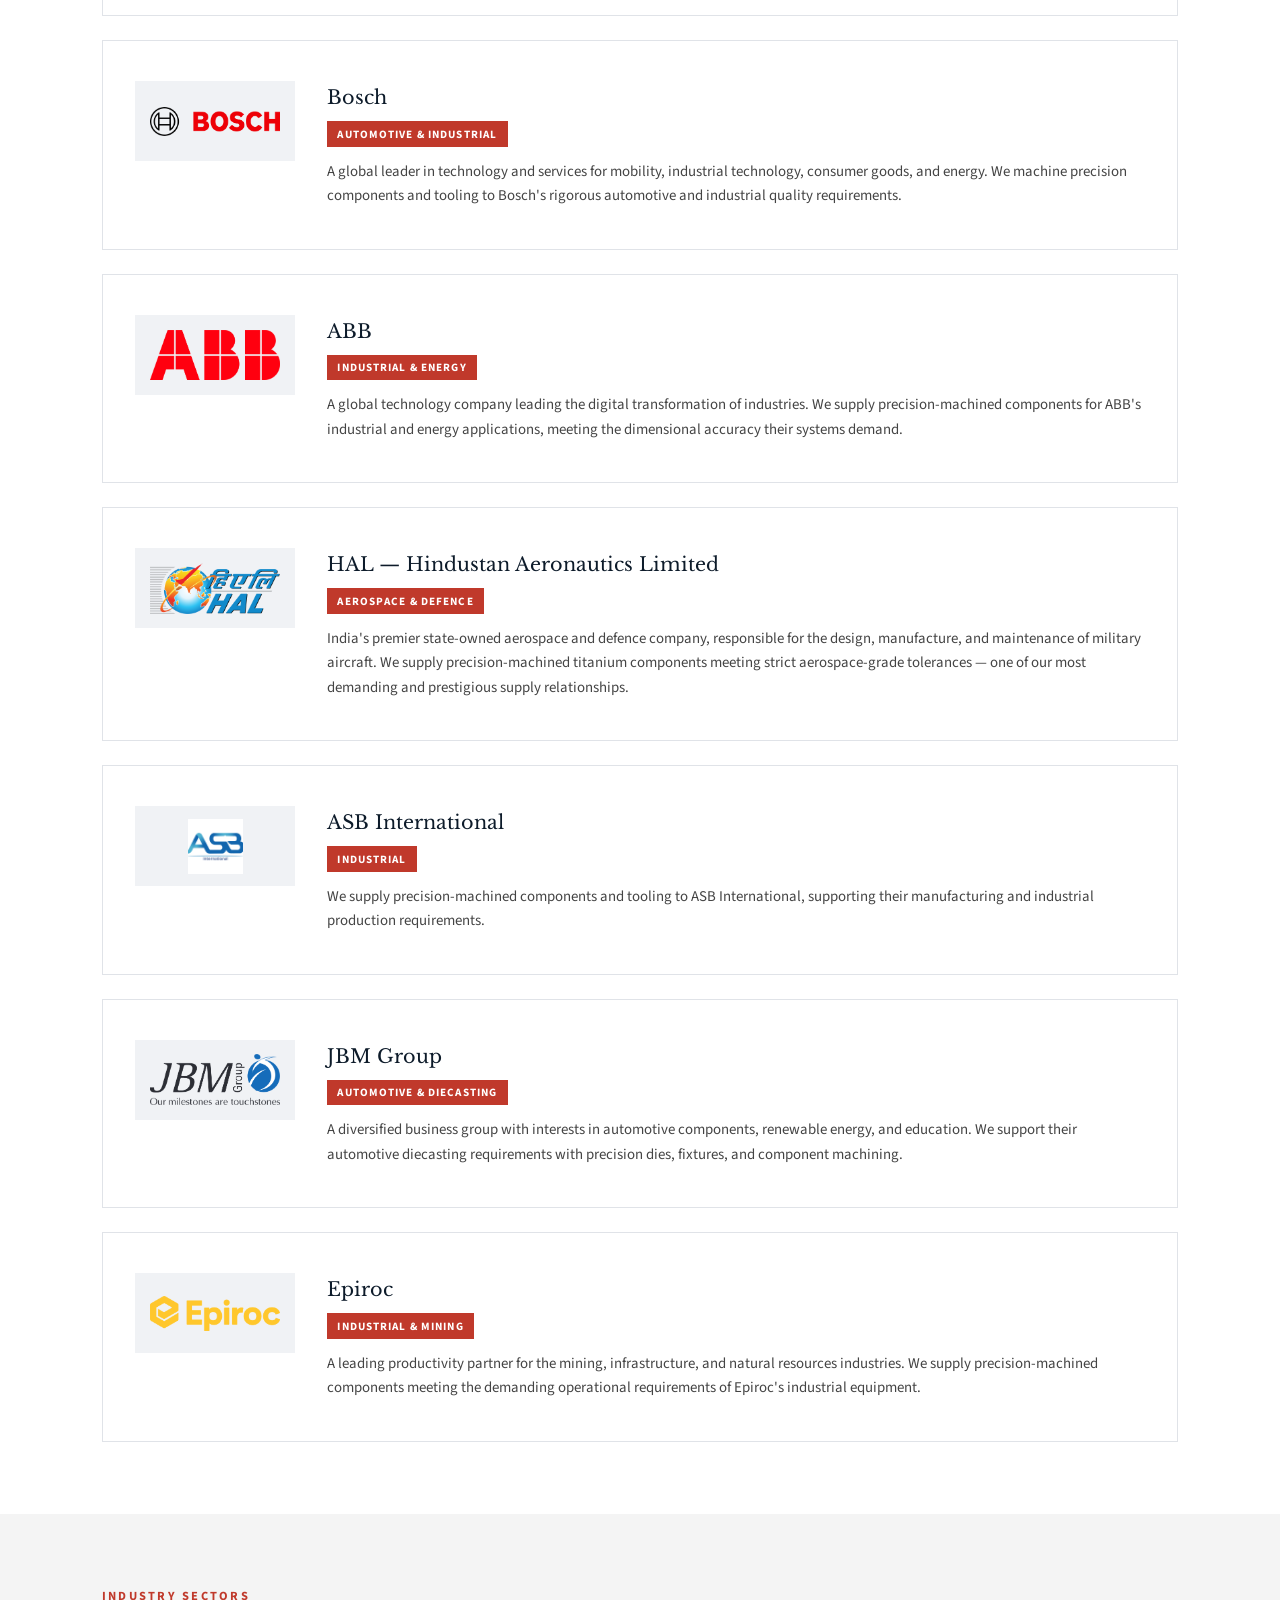
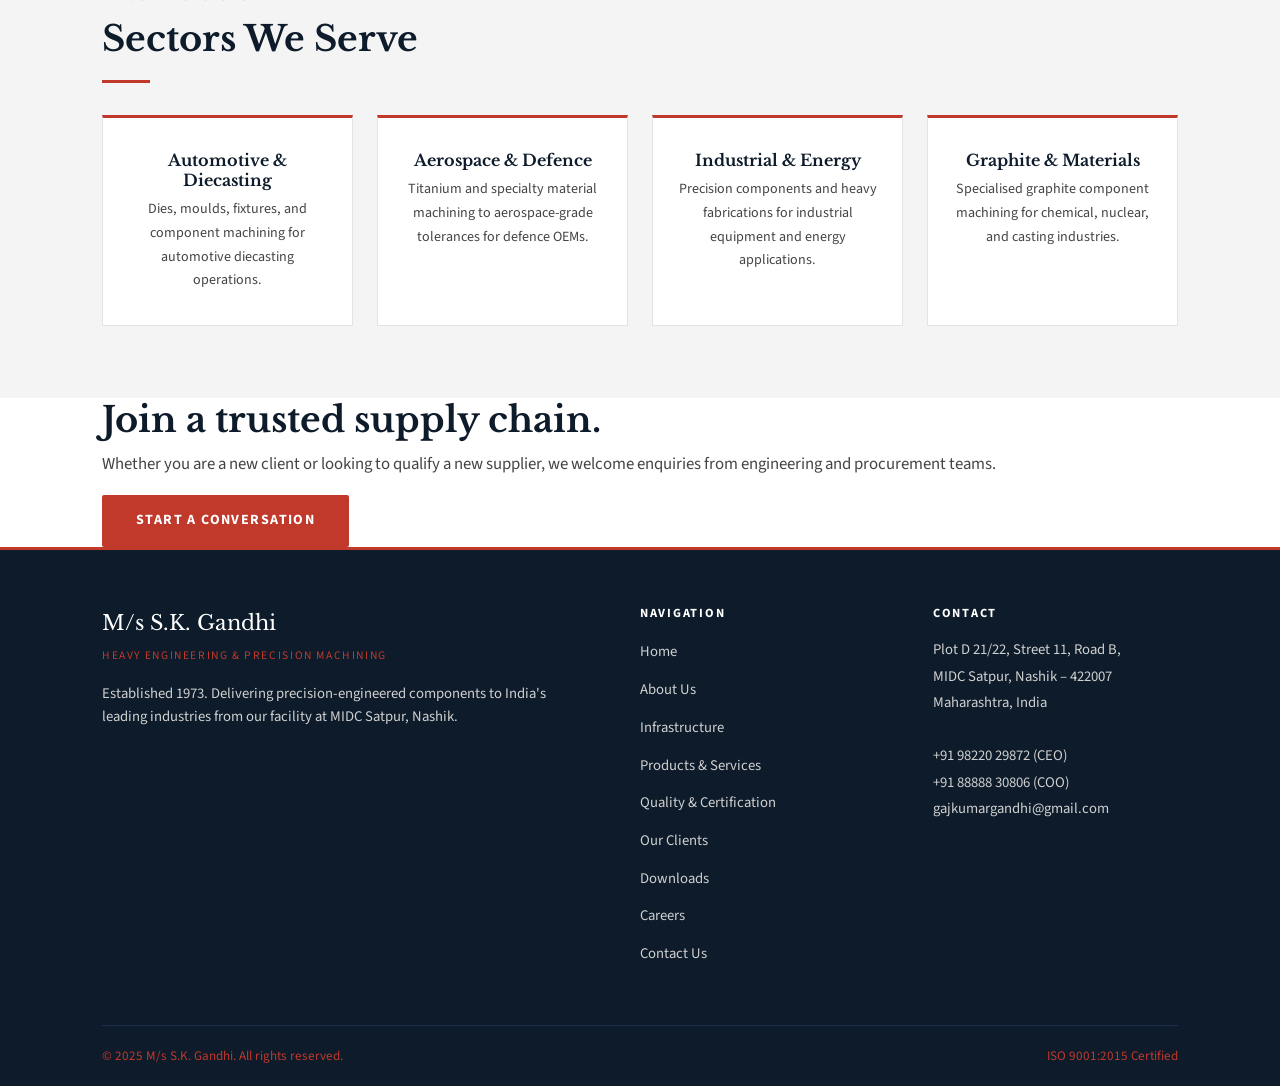
<file: clients.html>
<!DOCTYPE html>
<html lang="en">
<head>
  <meta charset="UTF-8" />
  <meta name="viewport" content="width=device-width, initial-scale=1.0" />
  <title>Our Clients | Mahindra, Bosch, HAL, ABB | M/s S.K. Gandhi Nashik</title>
  <!-- SEO Meta Tags -->
  <meta name="description" content="M/s S.K. Gandhi supplies precision components to Mahindra & Mahindra, Bosch, ABB, Atlas Copco, HAL, Graphite India, JBM Group, Epiroc, and ASB International.">
  <meta name="keywords" content="Mahindra supplier Nashik, Bosch supplier Nashik, HAL approved supplier, Atlas Copco supplier, precision machining supplier Maharashtra, ABB supplier India">
  <meta name="author" content="M/s S.K. Gandhi">
  <meta name="robots" content="index, follow">
  <meta name="geo.region" content="IN-MH">
  <meta name="geo.placename" content="Nashik">
  <meta name="geo.position" content="19.9986;73.7427">
  <meta name="ICBM" content="19.9986, 73.7427">
  <link rel="canonical" href="https://skgandhi.in/clients.html">
  <!-- Open Graph -->
  <meta property="og:type" content="website">
  <meta property="og:site_name" content="M/s S.K. Gandhi">
  <meta property="og:title" content="Clients | Trusted by Mahindra, Bosch, HAL & More | M/s S.K. Gandhi">
  <meta property="og:description" content="Supplying precision-machined components to India's top industrial names since 1973. Automotive, aerospace, energy and industrial sectors.">
  <meta property="og:url" content="https://skgandhi.in/clients.html">
  <meta property="og:image" content="https://skgandhi.in/images/about-facility.jpg">
  <meta property="og:locale" content="en_IN">
  <!-- Schema.org Structured Data -->
  <script type="application/ld+json">
  {
    "@context": "https://schema.org",
    "@type": "ManufacturingBusiness",
    "@id": "https://skgandhi.in",
    "name": "M/s S.K. Gandhi",
    "alternateName": ["SK Gandhi", "S.K. Gandhi", "SKG Heavy Engineering"],
    "description": "ISO 9001:2015 certified heavy engineering and precision machining company established in 1973. Specialising in dies, jigs & fixtures, graphite machining, titanium aerospace components, and heavy fabrication.",
    "url": "https://skgandhi.in",
    "logo": "https://skgandhi.in/images/logo.png",
    "image": "https://skgandhi.in/images/about-facility.jpg",
    "foundingDate": "1973",
    "numberOfEmployees": {"@type": "QuantitativeValue", "value": 20},
    "address": {
        "@type": "PostalAddress",
        "streetAddress": "Plot D 21/22, Street 11, Road B, MIDC Satpur",
        "addressLocality": "Nashik",
        "addressRegion": "Maharashtra",
        "postalCode": "422007",
        "addressCountry": "IN"
    },
    "geo": {
        "@type": "GeoCoordinates",
        "latitude": 19.9986,
        "longitude": 73.7427
    },
    "telephone": "+91-98220-29872",
    "email": "gajkumargandhi@gmail.com",
    "openingHoursSpecification": [
        {"@type": "OpeningHoursSpecification", "dayOfWeek": ["Monday","Tuesday","Wednesday","Thursday","Friday","Sunday"], "opens": "09:00", "closes": "18:00"}
    ],
    "hasOfferCatalog": {
        "@type": "OfferCatalog",
        "name": "Precision Machining Services",
        "itemListElement": [
            {"@type": "Offer", "itemOffered": {"@type": "Service", "name": "Tools, Dies, Jigs & Fixtures Machining"}},
            {"@type": "Offer", "itemOffered": {"@type": "Service", "name": "Graphite Precision Machining"}},
            {"@type": "Offer", "itemOffered": {"@type": "Service", "name": "Titanium Aerospace Machining"}},
            {"@type": "Offer", "itemOffered": {"@type": "Service", "name": "Heavy Structural Fabrication"}}
        ]
    },
    "sameAs": [
        "https://www.linkedin.com/company/m-s-s-k-gandhi/",
        "https://www.google.com/maps/place/M%2Fs+S.K.Gandhi"
    ],
    "areaServed": {"@type": "Country", "name": "India"},
    "hasCredential": {
        "@type": "EducationalOccupationalCredential",
        "credentialCategory": "certification",
        "name": "ISO 9001:2015",
        "recognizedBy": {"@type": "Organization", "name": "QRO - Quality Research Organization"}
    }
}
  </script>
  <link rel="icon" type="image/png" href="favicon.png">
  <link rel="shortcut icon" href="favicon.ico">
  <link rel="stylesheet" href="style.css" />
  <style>
    .client-card-full {
      border: 1px solid #e0e3e8;
      padding: 2.5rem 2rem;
      display: grid;
      grid-template-columns: 160px 1fr;
      gap: 2rem;
      align-items: start;
      transition: border-color 0.2s, box-shadow 0.2s;
    }
    .client-card-full:hover {
      border-color: var(--red);
      box-shadow: 0 4px 20px rgba(0,0,0,0.07);
    }
    .client-logo-box {
      width: 160px;
      height: 80px;
      background: #f0f2f5;
      
      display: flex;
      align-items: center;
      justify-content: center;
      font-family: var(--font-body);
      font-size: 0.72rem;
      color: #888;
      text-align: center;
      padding: 0.5rem;
      line-height: 1.4;
    }
    /* To use a real logo: replace the .client-logo-box div with an <img> tag */
    .client-info .client-name {
      font-family: var(--font-head);
      font-size: 1.2rem;
      color: var(--navy);
      margin-bottom: 0.3rem;
    }
    .client-info .client-sector-tag {
      display: inline-block;
      background: var(--red);
      color: var(--white);
      font-family: var(--font-body);
      font-size: 0.7rem;
      font-weight: 700;
      letter-spacing: 0.1em;
      text-transform: uppercase;
      padding: 0.2rem 0.65rem;
      margin-bottom: 0.8rem;
    }
    .client-info p {
      font-size: 0.93rem;
      color: var(--text-mid);
      margin: 0;
      line-height: 1.65;
    }

    .sector-filter {
      display: flex;
      gap: 0.5rem;
      flex-wrap: wrap;
      margin-bottom: 2.5rem;
    }
    .sector-label {
      font-family: var(--font-body);
      font-size: 0.78rem;
      font-weight: 700;
      letter-spacing: 0.08em;
      text-transform: uppercase;
      padding: 0.4rem 1rem;
      border: 1px solid #c8cdd5;
      color: var(--text-mid);
      cursor: default;
    }
    .sector-label.highlighted {
      background: var(--navy);
      color: var(--white);
      border-color: var(--navy);
    }

    .testimonial-band {
      background: var(--navy-mid);
      padding: 60px 0;
      border-top: 3px solid var(--red);
    }
    .testimonial-band blockquote {
      font-family: var(--font-head);
      font-size: 1.3rem;
      font-style: italic;
      color: var(--white);
      max-width: 700px;
      margin: 0 auto;
      text-align: center;
      line-height: 1.6;
    }
    .testimonial-band cite {
      display: block;
      margin-top: 1.2rem;
      font-family: var(--font-body);
      font-size: 0.82rem;
      letter-spacing: 0.1em;
      text-transform: uppercase;
      color: var(--red);
      font-style: normal;
      text-align: center;
    }
  </style>
</head>
<body>

<!-- ══ HEADER ══ -->
<header class="site-header">
  <nav class="nav-inner">
    <a href="index.html" class="nav-logo">
      <img src="images/logo.png" alt="S.K. Gandhi Logo" style="height:44px;width:auto;" onerror="this.style.display='none'">
      <div class="nav-logo-text">
        <span class="brand-name">M/s S.K. Gandhi</span>
        <span class="brand-sub">Heavy Engineering &amp; Precision Machining</span>
      </div>
    </a>
    <ul class="nav-links">
      <li><a href="index.html">Home</a></li>
      <li><a href="about.html">About Us</a></li>
      <li><a href="infrastructure.html">Infrastructure</a></li>
      <li><a href="products.html">Products &amp; Services</a></li>
      <li><a href="quality.html">Quality</a></li>
      <li><a href="clients.html">Clients</a></li>
      <li><a href="downloads.html">Downloads</a></li>
      <li><a href="careers.html">Careers</a></li>
      <li><a href="contact.html">Contact Us</a></li>
    </ul>
    <div class="nav-toggle"><span></span><span></span><span></span></div>
  </nav>
</header>

<!-- ══ PAGE HERO ══ -->
<section class="page-hero">
  <div class="container">
    <p class="section-label">Who We Serve</p>
    <h1>Our Clients</h1>
    <p>Trusted by some of India's and the world's most respected industrial names — across automotive, defence, energy, and heavy industry sectors.</p>
  </div>
</section>

<!-- ══ STAT BAR ══ -->
<div class="stat-bar">
  <div class="container">
    <div class="stat-grid">
      <div class="stat-item">
        <div class="stat-number">9<span class="stat-accent">+</span></div>
        <div class="stat-label">Marquee Clients</div>
      </div>
      <div class="stat-item">
        <div class="stat-number">50<span class="stat-accent">+</span></div>
        <div class="stat-label">Years Serving Industry</div>
      </div>
      <div class="stat-item">
        <div class="stat-number">4</div>
        <div class="stat-label">Industry Sectors</div>
      </div>
      <div class="stat-item">
        <div class="stat-number">1</div>
        <div class="stat-label">Aerospace OEM Client</div>
      </div>
    </div>
  </div>
</div>

<!-- ══ CLIENT LIST ══ -->
<section>
  <div class="container">
    <p class="section-label">Trusted By</p>
    <h2 class="section-title">Industry Leaders Who Rely on Us</h2>
    <div class="divider"></div>
    <p style="margin-bottom: 2rem; max-width: 680px;">We are proud to serve some of the most respected names in Indian and global industry. These relationships, built on consistent quality and reliable delivery, span years and in many cases decades.</p>

    <!-- Sector tags for reference -->
    <div class="sector-filter" style="display:flex;gap:0.5rem;flex-wrap:wrap;margin-bottom:2.5rem;">
      <button class="filter-btn active" data-sector="all">All Sectors</button>
      <button class="filter-btn" data-sector="automotive">Automotive &amp; Diecasting</button>
      <button class="filter-btn" data-sector="aerospace">Aerospace &amp; Defence</button>
      <button class="filter-btn" data-sector="industrial">Industrial &amp; Energy</button>
      <button class="filter-btn" data-sector="graphite">Graphite &amp; Materials</button>
    </div>

    <div style="display: flex; flex-direction: column; gap: 1.5rem;">

      <!-- Graphite India Limited -->
      <div class="client-card-full" data-sector="graphite">
        <div class="client-logo-box">
          <img src="images/logo-gil.png" alt="Graphite India Limited" style="max-width:130px;max-height:55px;object-fit:contain;" onerror="this.outerHTML='<span>Graphite India Limited</span>'">
        </div>
        <div class="client-info">
          <div class="client-name">Graphite India Limited</div>
          <span class="client-sector-tag">Graphite &amp; Materials</span>
          <p>One of India's leading manufacturers of graphite electrodes and specialty graphite products. We supply precision-machined graphite components including baffle plates and trays for their industrial and chemical applications.</p>
        </div>
      </div>

      <!-- Mahindra & Mahindra -->
      <div class="client-card-full" data-sector="automotive">
        <div class="client-logo-box">
          <img src="images/logo-mahindra.png" alt="Mahindra &amp; Mahindra" style="max-width:130px;max-height:55px;object-fit:contain;" onerror="this.outerHTML='<span>Mahindra &amp; Mahindra</span>'">
        </div>
        <div class="client-info">
          <div class="client-name">Mahindra &amp; Mahindra</div>
          <span class="client-sector-tag">Automotive &amp; Diecasting</span>
          <p>A leading Indian multinational automotive manufacturer. We support their diecasting and tooling requirements with precision-machined dies, jigs, fixtures, and cast component machining.</p>
        </div>
      </div>

      <!-- Atlas Copco -->
      <div class="client-card-full" data-sector="industrial">
        <div class="client-logo-box">
          <img src="images/logo-atlascopco.png" alt="Atlas Copco" style="max-width:130px;max-height:55px;object-fit:contain;" onerror="this.outerHTML='<span>Atlas Copco</span>'">
        </div>
        <div class="client-info">
          <div class="client-name">Atlas Copco</div>
          <span class="client-sector-tag">Industrial &amp; Energy</span>
          <p>A Swedish multinational industrial company specialising in compressors, vacuum solutions, and industrial tools. We supply precision-machined components meeting their exacting dimensional and quality standards.</p>
        </div>
      </div>

      <!-- Bosch -->
      <div class="client-card-full" data-sector="automotive">
        <div class="client-logo-box">
          <img src="images/logo-bosch.png" alt="Bosch" style="max-width:130px;max-height:55px;object-fit:contain;" onerror="this.outerHTML='<span>Bosch</span>'">
        </div>
        <div class="client-info">
          <div class="client-name">Bosch</div>
          <span class="client-sector-tag">Automotive &amp; Industrial</span>
          <p>A global leader in technology and services for mobility, industrial technology, consumer goods, and energy. We machine precision components and tooling to Bosch's rigorous automotive and industrial quality requirements.</p>
        </div>
      </div>

      <!-- ABB -->
      <div class="client-card-full" data-sector="industrial">
        <div class="client-logo-box">
          <img src="images/logo-abb.png" alt="ABB" style="max-width:130px;max-height:55px;object-fit:contain;" onerror="this.outerHTML='<span>ABB</span>'">
        </div>
        <div class="client-info">
          <div class="client-name">ABB</div>
          <span class="client-sector-tag">Industrial &amp; Energy</span>
          <p>A global technology company leading the digital transformation of industries. We supply precision-machined components for ABB's industrial and energy applications, meeting the dimensional accuracy their systems demand.</p>
        </div>
      </div>

      <!-- HAL -->
      <div class="client-card-full" data-sector="aerospace">
        <div class="client-logo-box">
          <img src="images/logo-hal.png" alt="HAL" style="max-width:130px;max-height:55px;object-fit:contain;" onerror="this.outerHTML='<span>HAL</span>'">
        </div>
        <div class="client-info">
          <div class="client-name">HAL — Hindustan Aeronautics Limited</div>
          <span class="client-sector-tag">Aerospace &amp; Defence</span>
          <p>India's premier state-owned aerospace and defence company, responsible for the design, manufacture, and maintenance of military aircraft. We supply precision-machined titanium components meeting strict aerospace-grade tolerances — one of our most demanding and prestigious supply relationships.</p>
        </div>
      </div>

      <!-- ASB International -->
      <div class="client-card-full" data-sector="industrial">
        <div class="client-logo-box">
          <img src="images/logo-asb.png" alt="ASB International" style="max-width:130px;max-height:55px;object-fit:contain;" onerror="this.outerHTML='<span>ASB International</span>'">
        </div>
        <div class="client-info">
          <div class="client-name">ASB International</div>
          <span class="client-sector-tag">Industrial</span>
          <p>We supply precision-machined components and tooling to ASB International, supporting their manufacturing and industrial production requirements.</p>
        </div>
      </div>

      <!-- JBM Group -->
      <div class="client-card-full" data-sector="automotive">
        <div class="client-logo-box">
          <img src="images/logo-jbm.png" alt="JBM Group" style="max-width:130px;max-height:55px;object-fit:contain;" onerror="this.outerHTML='<span>JBM Group</span>'">
        </div>
        <div class="client-info">
          <div class="client-name">JBM Group</div>
          <span class="client-sector-tag">Automotive &amp; Diecasting</span>
          <p>A diversified business group with interests in automotive components, renewable energy, and education. We support their automotive diecasting requirements with precision dies, fixtures, and component machining.</p>
        </div>
      </div>

      <!-- Epiroc -->
      <div class="client-card-full" data-sector="industrial">
        <div class="client-logo-box">
          <img src="images/logo-epiroc.png" alt="Epiroc" style="max-width:130px;max-height:55px;object-fit:contain;" onerror="this.outerHTML='<span>Epiroc</span>'">
        </div>
        <div class="client-info">
          <div class="client-name">Epiroc</div>
          <span class="client-sector-tag">Industrial &amp; Mining</span>
          <p>A leading productivity partner for the mining, infrastructure, and natural resources industries. We supply precision-machined components meeting the demanding operational requirements of Epiroc's industrial equipment.</p>
        </div>
      </div>

    </div>
  </div>
</section>

<!-- ══ SECTORS ══ -->
<section class="alt">
  <div class="container">
    <p class="section-label">Industry Sectors</p>
    <h2 class="section-title">Sectors We Serve</h2>
    <div class="divider"></div>
    <div class="card-grid card-grid-4" style="margin-top: 2rem;">
      <div class="card" style="text-align: center; padding: 2rem 1.5rem;">
        <h3 style="font-size: 1rem; margin-bottom: 0.5rem;">Automotive &amp; Diecasting</h3>
        <p style="font-size: 0.88rem;">Dies, moulds, fixtures, and component machining for automotive diecasting operations.</p>
      </div>
      <div class="card" style="text-align: center; padding: 2rem 1.5rem;">
        <h3 style="font-size: 1rem; margin-bottom: 0.5rem;">Aerospace &amp; Defence</h3>
        <p style="font-size: 0.88rem;">Titanium and specialty material machining to aerospace-grade tolerances for defence OEMs.</p>
      </div>
      <div class="card" style="text-align: center; padding: 2rem 1.5rem;">
        <h3 style="font-size: 1rem; margin-bottom: 0.5rem;">Industrial &amp; Energy</h3>
        <p style="font-size: 0.88rem;">Precision components and heavy fabrications for industrial equipment and energy applications.</p>
      </div>
      <div class="card" style="text-align: center; padding: 2rem 1.5rem;">
        <h3 style="font-size: 1rem; margin-bottom: 0.5rem;">Graphite &amp; Materials</h3>
        <p style="font-size: 0.88rem;">Specialised graphite component machining for chemical, nuclear, and casting industries.</p>
      </div>
    </div>
  </div>
</section>

<!-- ══ CTA ══ -->
<div class="cta-band">
  <div class="container">
    <h2>Join a trusted supply chain.</h2>
    <p>Whether you are a new client or looking to qualify a new supplier, we welcome enquiries from engineering and procurement teams.</p>
    <a href="contact.html" class="btn btn-primary">Start a Conversation</a>
  </div>
</div>

<!-- ══ FOOTER ══ -->
<footer class="site-footer">
  <div class="container">
    <div class="footer-grid">
      <div class="footer-brand">
        <div class="brand-name">M/s S.K. Gandhi</div>
        <div class="brand-sub">Heavy Engineering &amp; Precision Machining</div>
        <p>Established 1973. Delivering precision-engineered components to India's leading industries from our facility at MIDC Satpur, Nashik.</p>
      </div>
      <div class="footer-col">
        <h4>Navigation</h4>
        <ul>
          <li><a href="index.html">Home</a></li>
          <li><a href="about.html">About Us</a></li>
          <li><a href="infrastructure.html">Infrastructure</a></li>
          <li><a href="products.html">Products &amp; Services</a></li>
          <li><a href="quality.html">Quality &amp; Certification</a></li>
          <li><a href="clients.html">Our Clients</a></li>
          <li><a href="downloads.html">Downloads</a></li>
          <li><a href="careers.html">Careers</a></li>
          <li><a href="contact.html">Contact Us</a></li>
        </ul>
      </div>
      <div class="footer-col">
        <h4>Contact</h4>
        <address>
          Plot D 21/22, Street 11, Road B,<br>
          MIDC Satpur, Nashik – 422007<br>
          Maharashtra, India<br><br>
          <a href="tel:+919822029872">+91 98220 29872</a> (CEO)<br>
          <a href="tel:+918888830806">+91 88888 30806</a> (COO)<br>
          <a href="mailto:gajkumargandhi@gmail.com">gajkumargandhi@gmail.com</a>
        </address>
      </div>
    </div>
    <div class="footer-bottom">
      <span>© 2025 M/s S.K. Gandhi. All rights reserved.</span>
      <span style="color: var(--red);">ISO 9001:2015 Certified</span>
    </div>
  </div>
</footer>

<script src="nav.js"></script>
</body>
</html>
</file>
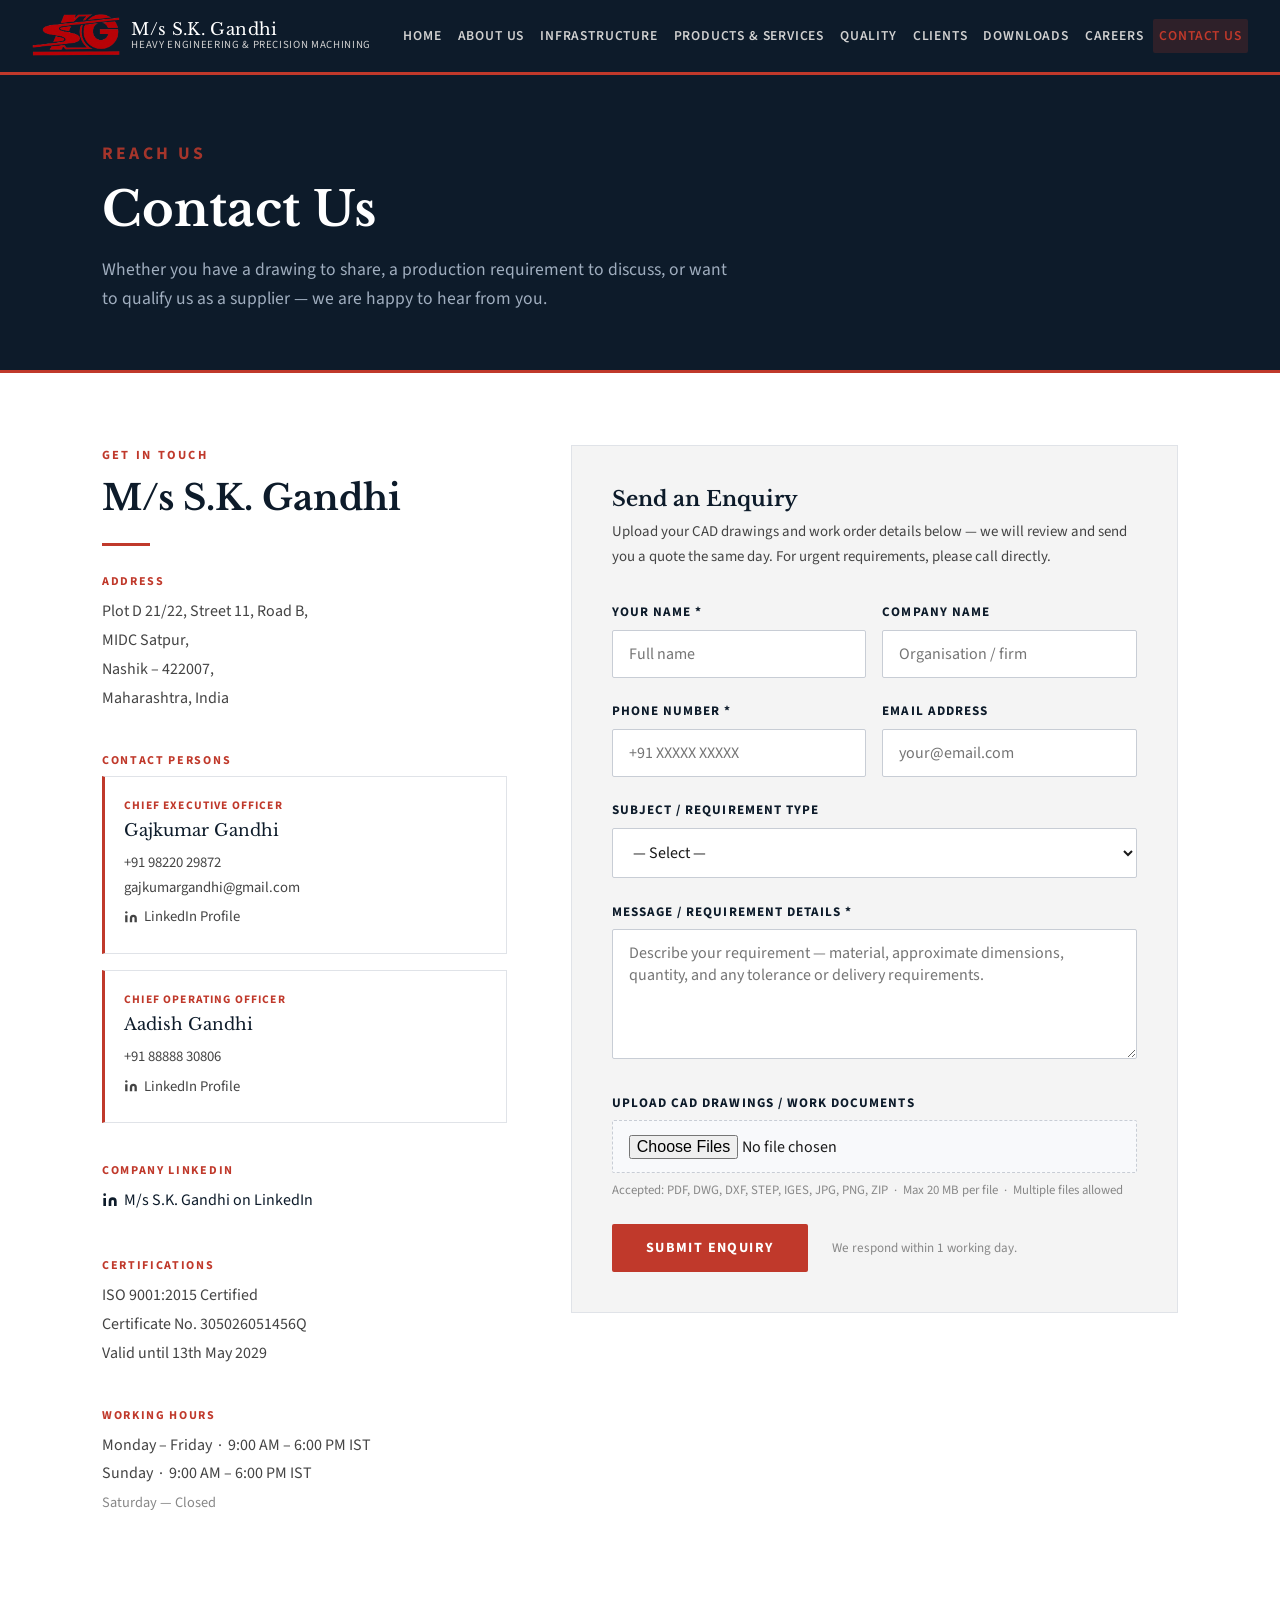
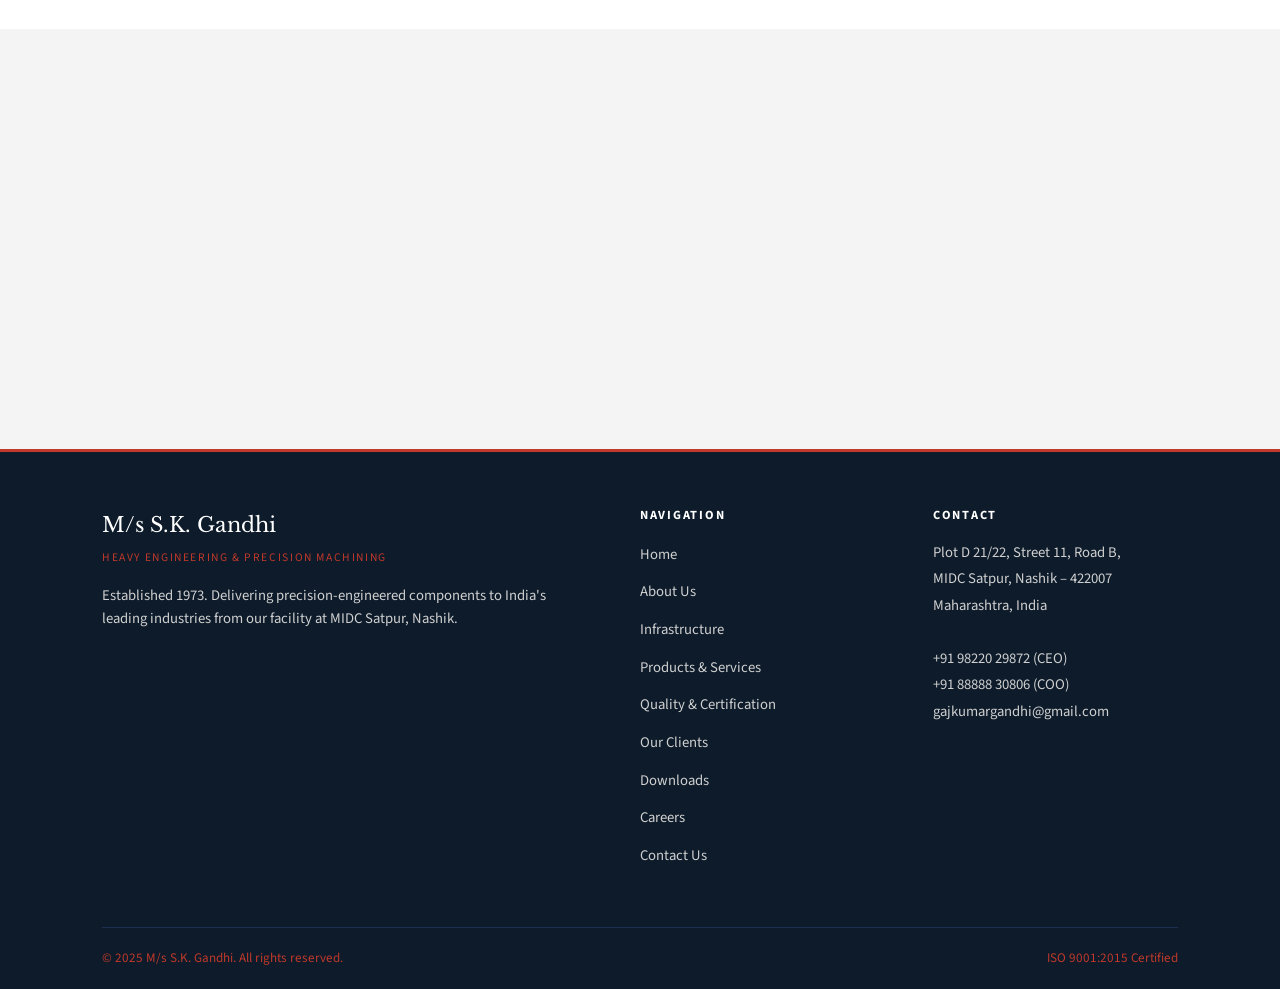
<file: contact.html>
<!DOCTYPE html>
<html lang="en">
<head>
  <meta charset="UTF-8" />
  <meta name="viewport" content="width=device-width, initial-scale=1.0" />
  <title>Contact Us | M/s S.K. Gandhi — MIDC Satpur, Nashik</title>
  <!-- SEO Meta Tags -->
  <meta name="description" content="Contact M/s S.K. Gandhi for precision machining and heavy engineering enquiries. Located at Plot D 21/22, MIDC Satpur, Nashik 422007. Call +91 98220 29872.">
  <meta name="keywords" content="contact SK Gandhi Nashik, precision machining enquiry Nashik, heavy engineering contact Maharashtra, MIDC Satpur Nashik engineering company">
  <meta name="author" content="M/s S.K. Gandhi">
  <meta name="robots" content="index, follow">
  <meta name="geo.region" content="IN-MH">
  <meta name="geo.placename" content="Nashik">
  <meta name="geo.position" content="19.9986;73.7427">
  <meta name="ICBM" content="19.9986, 73.7427">
  <link rel="canonical" href="https://skgandhi.in/contact.html">
  <!-- Open Graph -->
  <meta property="og:type" content="website">
  <meta property="og:site_name" content="M/s S.K. Gandhi">
  <meta property="og:title" content="Contact M/s S.K. Gandhi | Precision Machining Nashik">
  <meta property="og:description" content="Get in touch for precision machining and heavy engineering requirements. Plot D 21/22, MIDC Satpur, Nashik. +91 98220 29872.">
  <meta property="og:url" content="https://skgandhi.in/contact.html">
  <meta property="og:image" content="https://skgandhi.in/images/about-facility.jpg">
  <meta property="og:locale" content="en_IN">
  <!-- Schema.org Structured Data -->
  <script type="application/ld+json">
  {
    "@context": "https://schema.org",
    "@type": "ManufacturingBusiness",
    "@id": "https://skgandhi.in",
    "name": "M/s S.K. Gandhi",
    "alternateName": ["SK Gandhi", "S.K. Gandhi", "SKG Heavy Engineering"],
    "description": "ISO 9001:2015 certified heavy engineering and precision machining company established in 1973. Specialising in dies, jigs & fixtures, graphite machining, titanium aerospace components, and heavy fabrication.",
    "url": "https://skgandhi.in",
    "logo": "https://skgandhi.in/images/logo.png",
    "image": "https://skgandhi.in/images/about-facility.jpg",
    "foundingDate": "1973",
    "numberOfEmployees": {"@type": "QuantitativeValue", "value": 20},
    "address": {
        "@type": "PostalAddress",
        "streetAddress": "Plot D 21/22, Street 11, Road B, MIDC Satpur",
        "addressLocality": "Nashik",
        "addressRegion": "Maharashtra",
        "postalCode": "422007",
        "addressCountry": "IN"
    },
    "geo": {
        "@type": "GeoCoordinates",
        "latitude": 19.9986,
        "longitude": 73.7427
    },
    "telephone": "+91-98220-29872",
    "email": "gajkumargandhi@gmail.com",
    "openingHoursSpecification": [
        {"@type": "OpeningHoursSpecification", "dayOfWeek": ["Monday","Tuesday","Wednesday","Thursday","Friday","Sunday"], "opens": "09:00", "closes": "18:00"}
    ],
    "hasOfferCatalog": {
        "@type": "OfferCatalog",
        "name": "Precision Machining Services",
        "itemListElement": [
            {"@type": "Offer", "itemOffered": {"@type": "Service", "name": "Tools, Dies, Jigs & Fixtures Machining"}},
            {"@type": "Offer", "itemOffered": {"@type": "Service", "name": "Graphite Precision Machining"}},
            {"@type": "Offer", "itemOffered": {"@type": "Service", "name": "Titanium Aerospace Machining"}},
            {"@type": "Offer", "itemOffered": {"@type": "Service", "name": "Heavy Structural Fabrication"}}
        ]
    },
    "sameAs": [
        "https://www.linkedin.com/company/m-s-s-k-gandhi/",
        "https://www.google.com/maps/place/M%2Fs+S.K.Gandhi"
    ],
    "areaServed": {"@type": "Country", "name": "India"},
    "hasCredential": {
        "@type": "EducationalOccupationalCredential",
        "credentialCategory": "certification",
        "name": "ISO 9001:2015",
        "recognizedBy": {"@type": "Organization", "name": "QRO - Quality Research Organization"}
    }
}
  </script>
  <link rel="icon" type="image/png" href="favicon.png">
  <link rel="shortcut icon" href="favicon.ico">
  <link rel="stylesheet" href="style.css" />
  <style>
    .contact-grid {
      display: grid;
      grid-template-columns: 1fr 1.5fr;
      gap: 4rem;
      align-items: start;
    }

    .contact-info-block {
      margin-bottom: 2.5rem;
    }
    .contact-info-block h4 {
      font-family: var(--font-body);
      font-size: 0.75rem;
      letter-spacing: 0.14em;
      text-transform: uppercase;
      color: var(--red);
      margin-bottom: 0.5rem;
      font-weight: 700;
    }
    .contact-info-block p,
    .contact-info-block address {
      font-style: normal;
      font-size: 1rem;
      color: var(--text-mid);
      line-height: 1.8;
      margin: 0;
    }
    .contact-info-block a {
      color: var(--navy);
      transition: color 0.2s;
    }
    .contact-info-block a:hover { color: var(--red); }

    .contact-person {
      display: flex;
      align-items: flex-start;
      gap: 1rem;
      padding: 1.2rem;
      border: 1px solid #e0e3e8;
      border-left: 3px solid var(--red);
      margin-bottom: 1rem;
    }
    .contact-person-role {
      font-family: var(--font-body);
      font-size: 0.72rem;
      letter-spacing: 0.1em;
      text-transform: uppercase;
      color: var(--red);
      font-weight: 700;
      margin-bottom: 0.1rem;
    }
    .contact-person-name {
      font-family: var(--font-head);
      font-size: 1.05rem;
      color: var(--navy);
      margin-bottom: 0.3rem;
    }
    .contact-person a {
      font-size: 0.92rem;
      color: var(--text-mid);
      display: block;
      transition: color 0.2s;
    }
    .contact-person a:hover { color: var(--red); }

    .form-panel {
      background: var(--off-white);
      padding: 2.5rem;
      border: 1px solid #e0e3e8;
    }
    .form-panel h3 {
      font-size: 1.3rem;
      margin-bottom: 0.4rem;
    }
    .form-panel .form-intro {
      font-size: 0.93rem;
      color: var(--text-mid);
      margin-bottom: 2rem;
    }

    .form-row {
      display: grid;
      grid-template-columns: 1fr 1fr;
      gap: 1rem;
    }

    .submit-row {
      display: flex;
      align-items: center;
      gap: 1.5rem;
      margin-top: 0.5rem;
    }
    .submit-note {
      font-size: 0.82rem;
      color: var(--text-light);
    }

    /* Map placeholder */
    .map-placeholder {
      background: #dde2e8;
      border: 2px dashed #aab0bb;
      display: flex;
      flex-direction: column;
      align-items: center;
      justify-content: center;
      color: #6b7280;
      font-family: var(--font-body);
      font-size: 0.88rem;
      text-align: center;
      padding: 2rem;
      gap: 0.75rem;
      height: 380px;
    }

    @media (max-width: 960px) {
      .contact-grid { grid-template-columns: 1fr; gap: 3rem; }
    }
    @media (max-width: 560px) {
      .form-row { grid-template-columns: 1fr; }
      .form-panel { padding: 1.5rem; }
      .submit-row { flex-direction: column; align-items: flex-start; gap: 0.75rem; }
    }
  </style>
</head>
<body>

<!-- ══ HEADER ══ -->
<header class="site-header">
  <nav class="nav-inner">
    <a href="index.html" class="nav-logo">
      <img src="images/logo.png" alt="S.K. Gandhi Logo" style="height:44px;width:auto;" onerror="this.style.display='none'">
      <div class="nav-logo-text">
        <span class="brand-name">M/s S.K. Gandhi</span>
        <span class="brand-sub">Heavy Engineering &amp; Precision Machining</span>
      </div>
    </a>
    <ul class="nav-links">
      <li><a href="index.html">Home</a></li>
      <li><a href="about.html">About Us</a></li>
      <li><a href="infrastructure.html">Infrastructure</a></li>
      <li><a href="products.html">Products &amp; Services</a></li>
      <li><a href="quality.html">Quality</a></li>
      <li><a href="clients.html">Clients</a></li>
      <li><a href="downloads.html">Downloads</a></li>
      <li><a href="careers.html">Careers</a></li>
      <li><a href="contact.html">Contact Us</a></li>
    </ul>
    <div class="nav-toggle"><span></span><span></span><span></span></div>
  </nav>
</header>

<!-- ══ PAGE HERO ══ -->
<section class="page-hero">
  <div class="container">
    <p class="section-label">Reach Us</p>
    <h1>Contact Us</h1>
    <p>Whether you have a drawing to share, a production requirement to discuss, or want to qualify us as a supplier — we are happy to hear from you.</p>
  </div>
</section>

<!-- ══ CONTACT MAIN ══ -->
<section>
  <div class="container">
    <div class="contact-grid">

      <!-- Left: Info -->
      <div>
        <p class="section-label">Get in Touch</p>
        <h2 class="section-title" style="margin-bottom: 1.4rem;">M/s S.K. Gandhi</h2>
        <div class="divider"></div>

        <div class="contact-info-block">
          <h4>Address</h4>
          <address>
            Plot D 21/22, Street 11, Road B,<br>
            MIDC Satpur,<br>
            Nashik – 422007,<br>
            Maharashtra, India
          </address>
        </div>

        <div class="contact-info-block">
          <h4>Contact Persons</h4>
          <div class="contact-person">
            <div>
              <div class="contact-person-role">Chief Executive Officer</div>
              <div class="contact-person-name">Gajkumar Gandhi</div>
              <a href="tel:+919822029872">+91 98220 29872</a>
              <a href="mailto:gajkumargandhi@gmail.com">gajkumargandhi@gmail.com</a>
              <a href="https://www.linkedin.com/in/gajkumar-gandhi-b76977232/" target="_blank" rel="noopener" style="display:inline-flex;align-items:center;gap:0.35rem;margin-top:0.25rem;">
                <svg width="14" height="14" viewBox="0 0 24 24" fill="currentColor"><path d="M16 8a6 6 0 016 6v7h-4v-7a2 2 0 00-2-2 2 2 0 00-2 2v7h-4v-7a6 6 0 016-6zM2 9h4v12H2z"/><circle cx="4" cy="4" r="2"/></svg>
                LinkedIn Profile
              </a>
            </div>
          </div>
          <div class="contact-person">
            <div>
              <div class="contact-person-role">Chief Operating Officer</div>
              <div class="contact-person-name">Aadish Gandhi</div>
              <a href="tel:+918888830806">+91 88888 30806</a>
              <a href="https://www.linkedin.com/in/aadish-gandhi/" target="_blank" rel="noopener" style="display:inline-flex;align-items:center;gap:0.35rem;margin-top:0.25rem;">
                <svg width="14" height="14" viewBox="0 0 24 24" fill="currentColor"><path d="M16 8a6 6 0 016 6v7h-4v-7a2 2 0 00-2-2 2 2 0 00-2 2v7h-4v-7a6 6 0 016-6zM2 9h4v12H2z"/><circle cx="4" cy="4" r="2"/></svg>
                LinkedIn Profile
              </a>
            </div>
          </div>
        </div>

        <div class="contact-info-block">
          <h4>Company LinkedIn</h4>
          <p><a href="https://www.linkedin.com/company/m-s-s-k-gandhi/posts/?feedView=all" target="_blank" rel="noopener" style="display:inline-flex;align-items:center;gap:0.4rem;color:var(--navy);">
            <svg width="16" height="16" viewBox="0 0 24 24" fill="currentColor"><path d="M16 8a6 6 0 016 6v7h-4v-7a2 2 0 00-2-2 2 2 0 00-2 2v7h-4v-7a6 6 0 016-6zM2 9h4v12H2z"/><circle cx="4" cy="4" r="2"/></svg>
            M/s S.K. Gandhi on LinkedIn
          </a></p>
        </div>

        <div class="contact-info-block">
          <h4>Certifications</h4>
          <p>ISO 9001:2015 Certified<br>
          Certificate No. 305026051456Q<br>
          Valid until 13th May 2029</p>
        </div>

        <div class="contact-info-block">
          <h4>Working Hours</h4>
          <p>Monday – Friday &nbsp;·&nbsp; 9:00 AM – 6:00 PM IST<br>
          Sunday &nbsp;·&nbsp; 9:00 AM – 6:00 PM IST<br>
          <span style="color:var(--text-light);font-size:0.9rem;">Saturday — Closed</span></p>
        </div>
      </div>

      <!-- Right: Form -->
      <div>
        <div class="form-panel">
          <h3>Send an Enquiry</h3>
          <p class="form-intro">Upload your CAD drawings and work order details below — we will review and send you a quote the same day. For urgent requirements, please call directly.</p>

          <form action="https://formsubmit.co/gajkumargandhi@gmail.com" method="POST" enctype="multipart/form-data">
              <!-- FormSubmit configuration -->
              <input type="hidden" name="_subject" value="New Enquiry — M/s S.K. Gandhi Website">
              <input type="hidden" name="_template" value="table">
              <input type="hidden" name="_autoresponse" value="Thank you for your enquiry. We have received your message and will get back to you within the same working day. — M/s S.K. Gandhi">
              <input type="hidden" name="_cc" value="gajkumargandhi@gmail.com">
              <!-- Redirect after submission: update this URL once your domain is live -->
              <input type="hidden" name="_next" value="https://YOURWEBSITE.com/contact.html">
              <!-- Disable honeypot (optional, re-enable if you get spam) -->
              <input type="hidden" name="_captcha" value="false">
            <div class="form-row">
              <div class="form-group">
                <label for="name">Your Name *</label>
                <input type="text" id="name" name="name" placeholder="Full name" required />
              </div>
              <div class="form-group">
                <label for="company">Company Name</label>
                <input type="text" id="company" name="company" placeholder="Organisation / firm" />
              </div>
            </div>

            <div class="form-row">
              <div class="form-group">
                <label for="phone">Phone Number *</label>
                <input type="tel" id="phone" name="phone" placeholder="+91 XXXXX XXXXX" required />
              </div>
              <div class="form-group">
                <label for="email">Email Address</label>
                <input type="email" id="email" name="email" placeholder="your@email.com" />
              </div>
            </div>

            <div class="form-group">
              <label for="subject">Subject / Requirement Type</label>
              <select id="subject" name="subject">
                <option value="">— Select —</option>
                <option>Tools, Dies, Jigs &amp; Fixtures</option>
                <option>Graphite Machining</option>
                <option>Titanium Machining</option>
                <option>Heavy Fabrication</option>
                <option>General Enquiry / Vendor Registration</option>
                <option>Other</option>
              </select>
            </div>

            <div class="form-group">
              <label for="message">Message / Requirement Details *</label>
              <textarea id="message" name="message" placeholder="Describe your requirement — material, approximate dimensions, quantity, and any tolerance or delivery requirements." required></textarea>
            </div>

            <div class="form-group">
              <label for="cad_files">Upload CAD Drawings / Work Documents</label>
              <input type="file" id="cad_files" name="cad_files" accept=".pdf,.dwg,.dxf,.step,.stp,.igs,.iges,.jpg,.png,.zip" multiple
                style="border:1px dashed #c8cdd5; background:#f8f9fb; padding:0.85rem 1rem; cursor:pointer;">
              <small style="display:block;margin-top:0.4rem;color:var(--text-light);font-size:0.8rem;">
                Accepted: PDF, DWG, DXF, STEP, IGES, JPG, PNG, ZIP &nbsp;·&nbsp; Max 20 MB per file &nbsp;·&nbsp; Multiple files allowed
              </small>
            </div>

            <div class="submit-row">
              <button type="submit" class="btn btn-primary">Submit Enquiry</button>
              <span class="submit-note">We respond within 1 working day.</span>
            </div>
          </form>
        </div>
      </div>

    </div>
  </div>
</section>

<!-- ══ MAP ══ -->
<section class="alt" style="padding-top: 0; padding-bottom: 0;">
  <div class="container" style="padding-top: 0; padding-bottom: 0;">
    <iframe
      src="https://www.google.com/maps/embed?pb=!1m18!1m12!1m3!1d3749.236238128006!2d73.7404257793457!3d19.99859740000001!2m3!1f0!2f0!3f0!3m2!1i1024!2i768!4f13.1!3m3!1m2!1s0x3bdded18f1dc9fb3%3A0x936b14c584755be8!2sM%2Fs%20S.K.Gandhi!5e0!3m2!1sen!2sin!4v1780997751117!5m2!1sen!2sin"
      width="100%"
      height="420"
      style="border:0;display:block;"
      allowfullscreen=""
      loading="lazy"
      referrerpolicy="no-referrer-when-downgrade"
      title="M/s S.K. Gandhi — MIDC Satpur, Nashik">
    </iframe>
  </div>
</section>



<!-- ══ FOOTER ══ -->
<footer class="site-footer">
  <div class="container">
    <div class="footer-grid">
      <div class="footer-brand">
        <div class="brand-name">M/s S.K. Gandhi</div>
        <div class="brand-sub">Heavy Engineering &amp; Precision Machining</div>
        <p>Established 1973. Delivering precision-engineered components to India's leading industries from our facility at MIDC Satpur, Nashik.</p>
      </div>
      <div class="footer-col">
        <h4>Navigation</h4>
        <ul>
          <li><a href="index.html">Home</a></li>
          <li><a href="about.html">About Us</a></li>
          <li><a href="infrastructure.html">Infrastructure</a></li>
          <li><a href="products.html">Products &amp; Services</a></li>
          <li><a href="quality.html">Quality &amp; Certification</a></li>
          <li><a href="clients.html">Our Clients</a></li>
          <li><a href="downloads.html">Downloads</a></li>
          <li><a href="careers.html">Careers</a></li>
          <li><a href="contact.html">Contact Us</a></li>
        </ul>
      </div>
      <div class="footer-col">
        <h4>Contact</h4>
        <address>
          Plot D 21/22, Street 11, Road B,<br>
          MIDC Satpur, Nashik – 422007<br>
          Maharashtra, India<br><br>
          <a href="tel:+919822029872">+91 98220 29872</a> (CEO)<br>
          <a href="tel:+918888830806">+91 88888 30806</a> (COO)<br>
          <a href="mailto:gajkumargandhi@gmail.com">gajkumargandhi@gmail.com</a>
        </address>
      </div>
    </div>
    <div class="footer-bottom">
      <span>© 2025 M/s S.K. Gandhi. All rights reserved.</span>
      <span style="color: var(--red);">ISO 9001:2015 Certified</span>
    </div>
  </div>
</footer>

<script src="nav.js"></script>
</body>
</html>
</file>
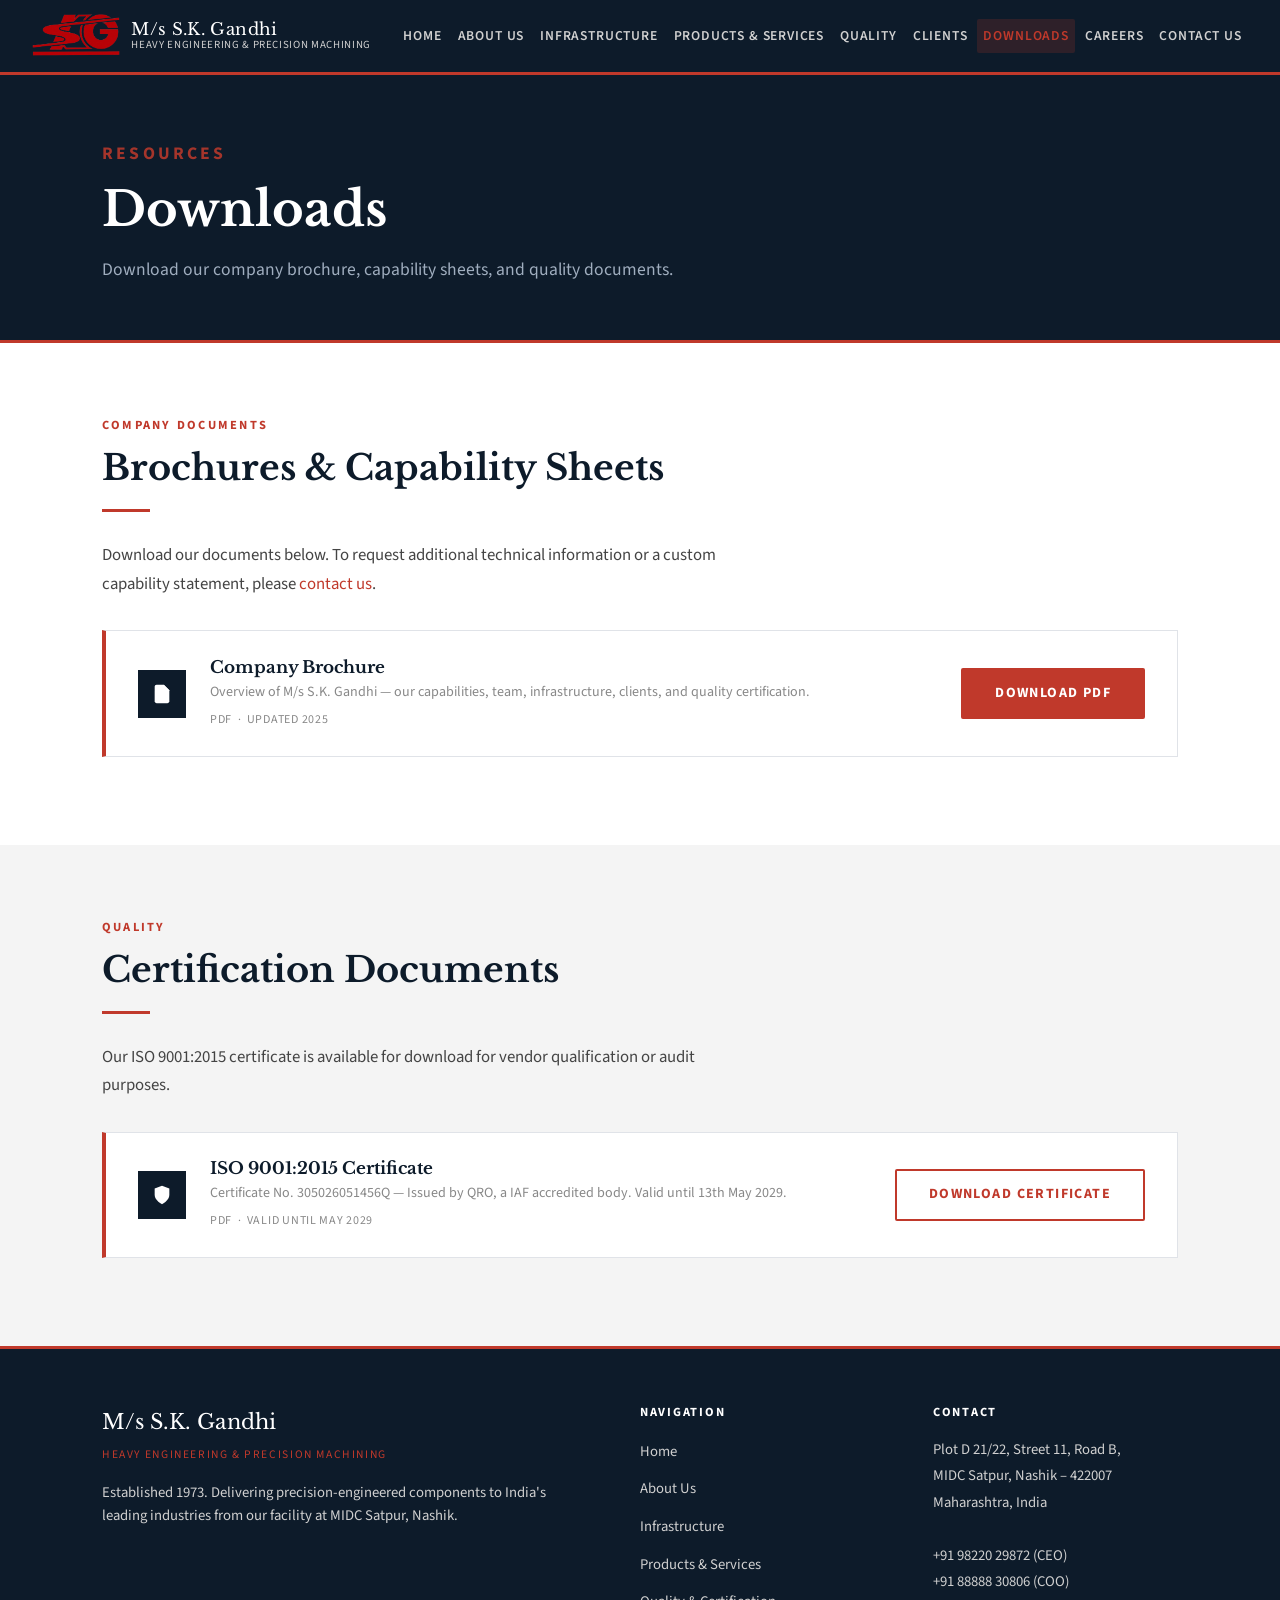
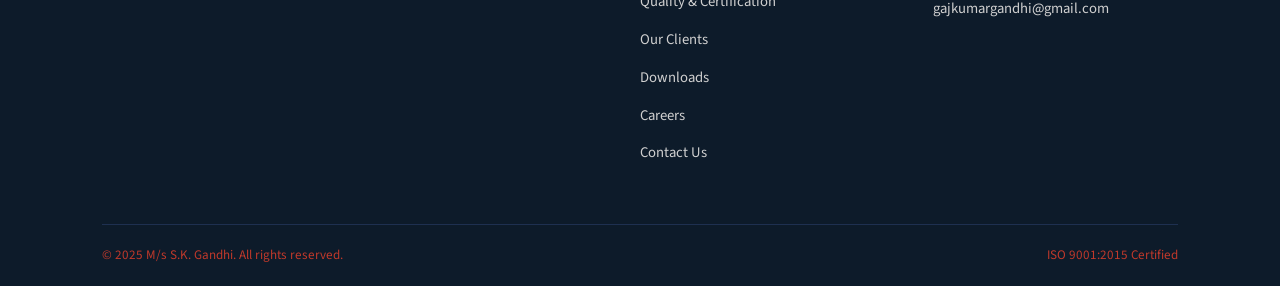
<file: downloads.html>
<!DOCTYPE html>
<html lang="en">
<head>
  <meta charset="UTF-8" />
  <meta name="viewport" content="width=device-width, initial-scale=1.0" />
  <title>Downloads | Company Brochure & ISO Certificate | M/s S.K. Gandhi</title>
  <!-- SEO Meta Tags -->
  <meta name="description" content="Download the M/s S.K. Gandhi company brochure and ISO 9001:2015 certificate. Heavy engineering and precision machining company based in MIDC Satpur, Nashik.">
  <meta name="keywords" content="SK Gandhi brochure download, precision machining company brochure Nashik, ISO certificate download">
  <meta name="author" content="M/s S.K. Gandhi">
  <meta name="robots" content="index, follow">
  <meta name="geo.region" content="IN-MH">
  <meta name="geo.placename" content="Nashik">
  <meta name="geo.position" content="19.9986;73.7427">
  <meta name="ICBM" content="19.9986, 73.7427">
  <link rel="canonical" href="https://skgandhi.in/downloads.html">
  <!-- Open Graph -->
  <meta property="og:type" content="website">
  <meta property="og:site_name" content="M/s S.K. Gandhi">
  <meta property="og:title" content="Downloads | M/s S.K. Gandhi Company Brochure & Certificates">
  <meta property="og:description" content="Download our company brochure and ISO 9001:2015 quality certificate.">
  <meta property="og:url" content="https://skgandhi.in/downloads.html">
  <meta property="og:image" content="https://skgandhi.in/images/about-facility.jpg">
  <meta property="og:locale" content="en_IN">
  <!-- Schema.org Structured Data -->
  <script type="application/ld+json">
  {
    "@context": "https://schema.org",
    "@type": "ManufacturingBusiness",
    "@id": "https://skgandhi.in",
    "name": "M/s S.K. Gandhi",
    "alternateName": ["SK Gandhi", "S.K. Gandhi", "SKG Heavy Engineering"],
    "description": "ISO 9001:2015 certified heavy engineering and precision machining company established in 1973. Specialising in dies, jigs & fixtures, graphite machining, titanium aerospace components, and heavy fabrication.",
    "url": "https://skgandhi.in",
    "logo": "https://skgandhi.in/images/logo.png",
    "image": "https://skgandhi.in/images/about-facility.jpg",
    "foundingDate": "1973",
    "numberOfEmployees": {"@type": "QuantitativeValue", "value": 20},
    "address": {
        "@type": "PostalAddress",
        "streetAddress": "Plot D 21/22, Street 11, Road B, MIDC Satpur",
        "addressLocality": "Nashik",
        "addressRegion": "Maharashtra",
        "postalCode": "422007",
        "addressCountry": "IN"
    },
    "geo": {
        "@type": "GeoCoordinates",
        "latitude": 19.9986,
        "longitude": 73.7427
    },
    "telephone": "+91-98220-29872",
    "email": "gajkumargandhi@gmail.com",
    "openingHoursSpecification": [
        {"@type": "OpeningHoursSpecification", "dayOfWeek": ["Monday","Tuesday","Wednesday","Thursday","Friday","Sunday"], "opens": "09:00", "closes": "18:00"}
    ],
    "hasOfferCatalog": {
        "@type": "OfferCatalog",
        "name": "Precision Machining Services",
        "itemListElement": [
            {"@type": "Offer", "itemOffered": {"@type": "Service", "name": "Tools, Dies, Jigs & Fixtures Machining"}},
            {"@type": "Offer", "itemOffered": {"@type": "Service", "name": "Graphite Precision Machining"}},
            {"@type": "Offer", "itemOffered": {"@type": "Service", "name": "Titanium Aerospace Machining"}},
            {"@type": "Offer", "itemOffered": {"@type": "Service", "name": "Heavy Structural Fabrication"}}
        ]
    },
    "sameAs": [
        "https://www.linkedin.com/company/m-s-s-k-gandhi/",
        "https://www.google.com/maps/place/M%2Fs+S.K.Gandhi"
    ],
    "areaServed": {"@type": "Country", "name": "India"},
    "hasCredential": {
        "@type": "EducationalOccupationalCredential",
        "credentialCategory": "certification",
        "name": "ISO 9001:2015",
        "recognizedBy": {"@type": "Organization", "name": "QRO - Quality Research Organization"}
    }
}
  </script>
  <link rel="icon" type="image/png" href="favicon.png">
  <link rel="shortcut icon" href="favicon.ico">
  <link rel="stylesheet" href="style.css" />
  <style>
    .download-card {
      display: flex;
      align-items: center;
      gap: 1.5rem;
      padding: 1.6rem 2rem;
      border: 1px solid #e0e3e8;
      border-left: 4px solid var(--red);
      background: var(--white);
      transition: box-shadow 0.2s;
      margin-bottom: 1rem;
    }
    .download-card:hover { box-shadow: 0 4px 16px rgba(0,0,0,0.07); }
    .download-icon {
      width: 48px;
      height: 48px;
      min-width: 48px;
      background: var(--navy);
      display: flex;
      align-items: center;
      justify-content: center;
    }
    .download-icon svg { fill: white; }
    .download-info { flex: 1; }
    .download-info h3 { font-size: 1.05rem; margin-bottom: 0.2rem; }
    .download-info p { font-size: 0.88rem; color: var(--text-light); margin: 0; }
    .download-meta {
      font-family: var(--font-body);
      font-size: 0.75rem;
      color: var(--text-light);
      letter-spacing: 0.06em;
      text-transform: uppercase;
      margin-top: 0.3rem;
    }

    /*
    ══════════════════════════════════════════════════════════════
    HOW TO ADD / UPDATE DOWNLOADS — NO CODING NEEDED
    ══════════════════════════════════════════════════════════════

    This page is organised into sections (Brochures, Data Sheets, etc.)
    To add a new download:

    1. Upload your file to Google Drive (or any cloud link)
    2. Right-click → Share → "Anyone with the link" → Copy link
    3. In the link, replace everything with:
         https://drive.google.com/uc?export=download&id=FILE_ID
       (FILE_ID is the long string in your Google Drive share URL)
    4. Copy one of the download-card blocks below
    5. Paste it into the right section
    6. Update: title, description, file type, and the href= link

    To remove a download: delete the entire <div class="download-card"> block.

    ══════════════════════════════════════════════════════════════
    -->
  </style>
</head>
<body>

<!-- ══ HEADER ══ -->
<header class="site-header">
  <nav class="nav-inner">
    <a href="index.html" class="nav-logo">
      <img src="images/logo.png" alt="S.K. Gandhi Logo" style="height:44px;width:auto;" onerror="this.style.display='none'">
      <div class="nav-logo-text">
        <span class="brand-name">M/s S.K. Gandhi</span>
        <span class="brand-sub">Heavy Engineering &amp; Precision Machining</span>
      </div>
    </a>
    <ul class="nav-links">
      <li><a href="index.html">Home</a></li>
      <li><a href="about.html">About Us</a></li>
      <li><a href="infrastructure.html">Infrastructure</a></li>
      <li><a href="products.html">Products &amp; Services</a></li>
      <li><a href="quality.html">Quality</a></li>
      <li><a href="clients.html">Clients</a></li>
      <li><a href="downloads.html">Downloads</a></li>
      <li><a href="careers.html">Careers</a></li>
      <li><a href="contact.html">Contact Us</a></li>
    </ul>
    <div class="nav-toggle"><span></span><span></span><span></span></div>
  </nav>
</header>

<!-- ══ PAGE HERO ══ -->
<section class="page-hero">
  <div class="container">
    <p class="section-label">Resources</p>
    <h1>Downloads</h1>
    <p>Download our company brochure, capability sheets, and quality documents.</p>
  </div>
</section>

<!-- ══ BROCHURES ══ -->
<section>
  <div class="container">
    <p class="section-label">Company Documents</p>
    <h2 class="section-title">Brochures &amp; Capability Sheets</h2>
    <div class="divider"></div>
    <p style="margin-bottom:2rem;max-width:620px;">
      Download our documents below. To request additional technical information or a custom capability statement, please <a href="contact.html" style="color:var(--red);">contact us</a>.
    </p>

    <!--
    ════════════════════════════════════════════════════
    TO UPDATE THE BROCHURE LINK:
    1. Upload your brochure PDF to Google Drive
    2. Share it as "Anyone with the link can view"
    3. Copy the share link — it looks like:
       https://drive.google.com/file/d/FILEID/view?usp=sharing
    4. Change it to the download format:
       https://drive.google.com/uc?export=download&id=FILEID
    5. Paste that URL into the href= below
    ════════════════════════════════════════════════════
    -->

    <div class="download-card">
      <div class="download-icon">
        <svg width="22" height="22" viewBox="0 0 24 24"><path d="M14 2H6a2 2 0 00-2 2v16a2 2 0 002 2h12a2 2 0 002-2V8z"/><polyline points="14 2 14 8 20 8"/><line x1="12" y1="12" x2="12" y2="18"/><polyline points="9 15 12 18 15 15"/></svg>
      </div>
      <div class="download-info">
        <h3>Company Brochure</h3>
        <p>Overview of M/s S.K. Gandhi — our capabilities, team, infrastructure, clients, and quality certification.</p>
        <div class="download-meta">PDF &nbsp;·&nbsp; Updated 2025</div>
      </div>
      <!--
        REPLACE the href value below with your actual Google Drive download link.
        Format: https://drive.google.com/uc?export=download&id=YOUR_FILE_ID
      -->
      <a href="https://drive.google.com/uc?export=download&id=1nsjZMbNetpJMdifZfrhFC2B0ELLpjVkg"
         class="btn btn-primary"
         download
         target="_blank"
         rel="noopener">
        Download PDF
      </a>
    </div>

    <!-- ── Add more brochures / data sheets below by copying the block above ── -->

    <!--
    EXAMPLE — uncomment and fill in to add another document:

    <div class="download-card">
      <div class="download-icon">
        <svg width="22" height="22" viewBox="0 0 24 24"><path d="M14 2H6a2 2 0 00-2 2v16a2 2 0 002 2h12a2 2 0 002-2V8z"/><polyline points="14 2 14 8 20 8"/><line x1="12" y1="12" x2="12" y2="18"/><polyline points="9 15 12 18 15 15"/></svg>
      </div>
      <div class="download-info">
        <h3>Graphite Machining Capability Sheet</h3>
        <p>Detailed specifications of our graphite machining capabilities, equipment, and past applications.</p>
        <div class="download-meta">PDF · Updated 2025</div>
      </div>
      <a href="https://drive.google.com/uc?export=download&id=1nsjZMbNetpJMdifZfrhFC2B0ELLpjVkg" class="btn btn-primary" download target="_blank" rel="noopener">
        Download PDF
      </a>
    </div>
    -->

  </div>
</section>

<!-- ══ QUALITY DOCUMENTS ══ -->
<section class="alt">
  <div class="container">
    <p class="section-label">Quality</p>
    <h2 class="section-title">Certification Documents</h2>
    <div class="divider"></div>
    <p style="margin-bottom:2rem;max-width:620px;">
      Our ISO 9001:2015 certificate is available for download for vendor qualification or audit purposes.
    </p>

    <div class="download-card">
      <div class="download-icon">
        <svg width="22" height="22" viewBox="0 0 24 24"><path d="M12 22s8-4 8-10V5l-8-3-8 3v7c0 6 8 10 8 10z"/><polyline points="9 12 11 14 15 10"/></svg>
      </div>
      <div class="download-info">
        <h3>ISO 9001:2015 Certificate</h3>
        <p>Certificate No. 305026051456Q — Issued by QRO, a IAF accredited body. Valid until 13th May 2029.</p>
        <div class="download-meta">PDF &nbsp;·&nbsp; Valid until May 2029</div>
      </div>
      <!--
        REPLACE the href value below with your certificate PDF Google Drive download link.
      -->
      <a href="https://drive.google.com/uc?export=download&id=1m5TNodb_WuHdeFaObJeaf6EYSZfdXIeD"
         class="btn btn-outline-red"
         download
         target="_blank"
         rel="noopener">
        Download Certificate
      </a>
    </div>

  </div>
</section>

<!-- ══ FOOTER ══ -->
<footer class="site-footer">
  <div class="container">
    <div class="footer-grid">
      <div class="footer-brand">
        <div class="brand-name">M/s S.K. Gandhi</div>
        <div class="brand-sub">Heavy Engineering &amp; Precision Machining</div>
        <p>Established 1973. Delivering precision-engineered components to India's leading industries from our facility at MIDC Satpur, Nashik.</p>
      </div>
      <div class="footer-col">
        <h4>Navigation</h4>
        <ul>
          <li><a href="index.html">Home</a></li>
          <li><a href="about.html">About Us</a></li>
          <li><a href="infrastructure.html">Infrastructure</a></li>
          <li><a href="products.html">Products &amp; Services</a></li>
          <li><a href="quality.html">Quality &amp; Certification</a></li>
          <li><a href="clients.html">Our Clients</a></li>
          <li><a href="downloads.html">Downloads</a></li>
          <li><a href="careers.html">Careers</a></li>
          <li><a href="contact.html">Contact Us</a></li>
        </ul>
      </div>
      <div class="footer-col">
        <h4>Contact</h4>
        <address>
          Plot D 21/22, Street 11, Road B,<br>
          MIDC Satpur, Nashik – 422007<br>
          Maharashtra, India<br><br>
          <a href="tel:+919822029872">+91 98220 29872</a> (CEO)<br>
          <a href="tel:+918888830806">+91 88888 30806</a> (COO)<br>
          <a href="mailto:gajkumargandhi@gmail.com">gajkumargandhi@gmail.com</a>
        </address>
      </div>
    </div>
    <div class="footer-bottom">
      <span>© 2025 M/s S.K. Gandhi. All rights reserved.</span>
      <span style="color: var(--red);">ISO 9001:2015 Certified</span>
    </div>
  </div>
</footer>

<script src="nav.js"></script>
</body>
</html>
</file>
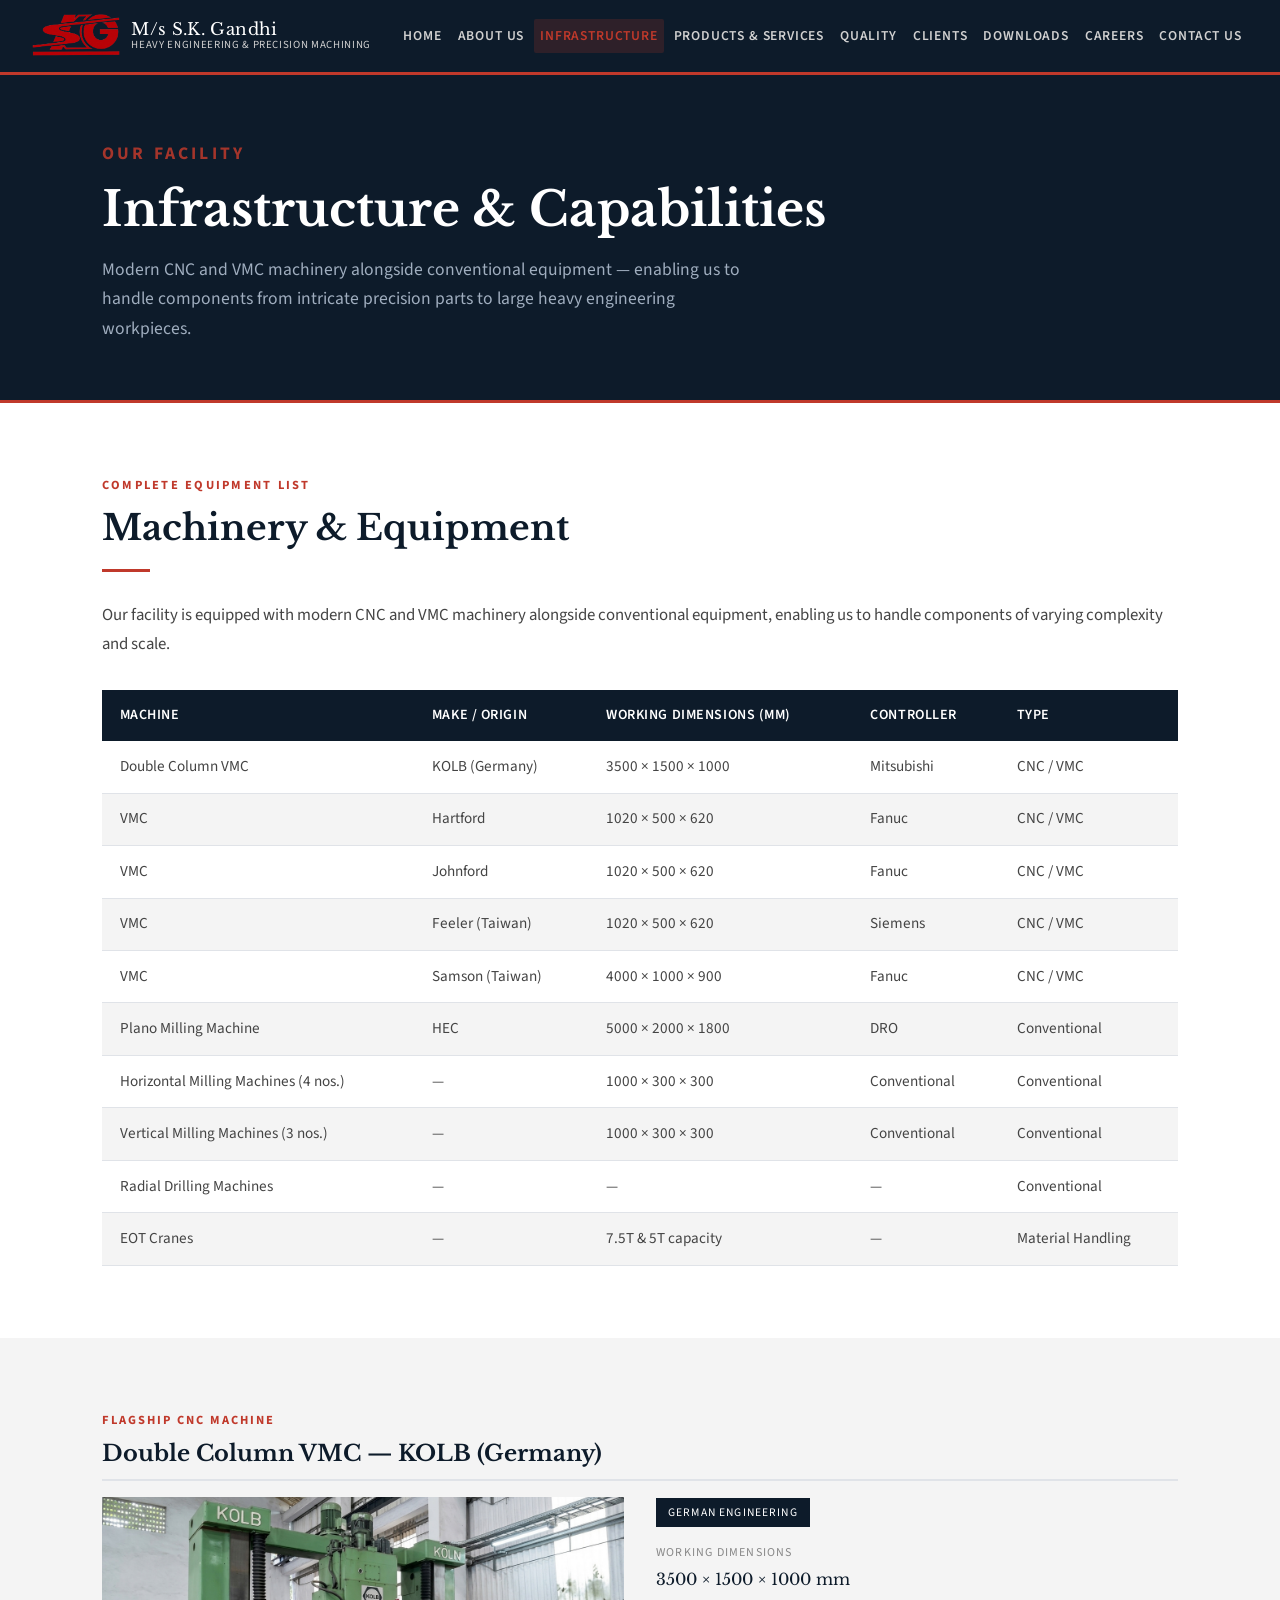
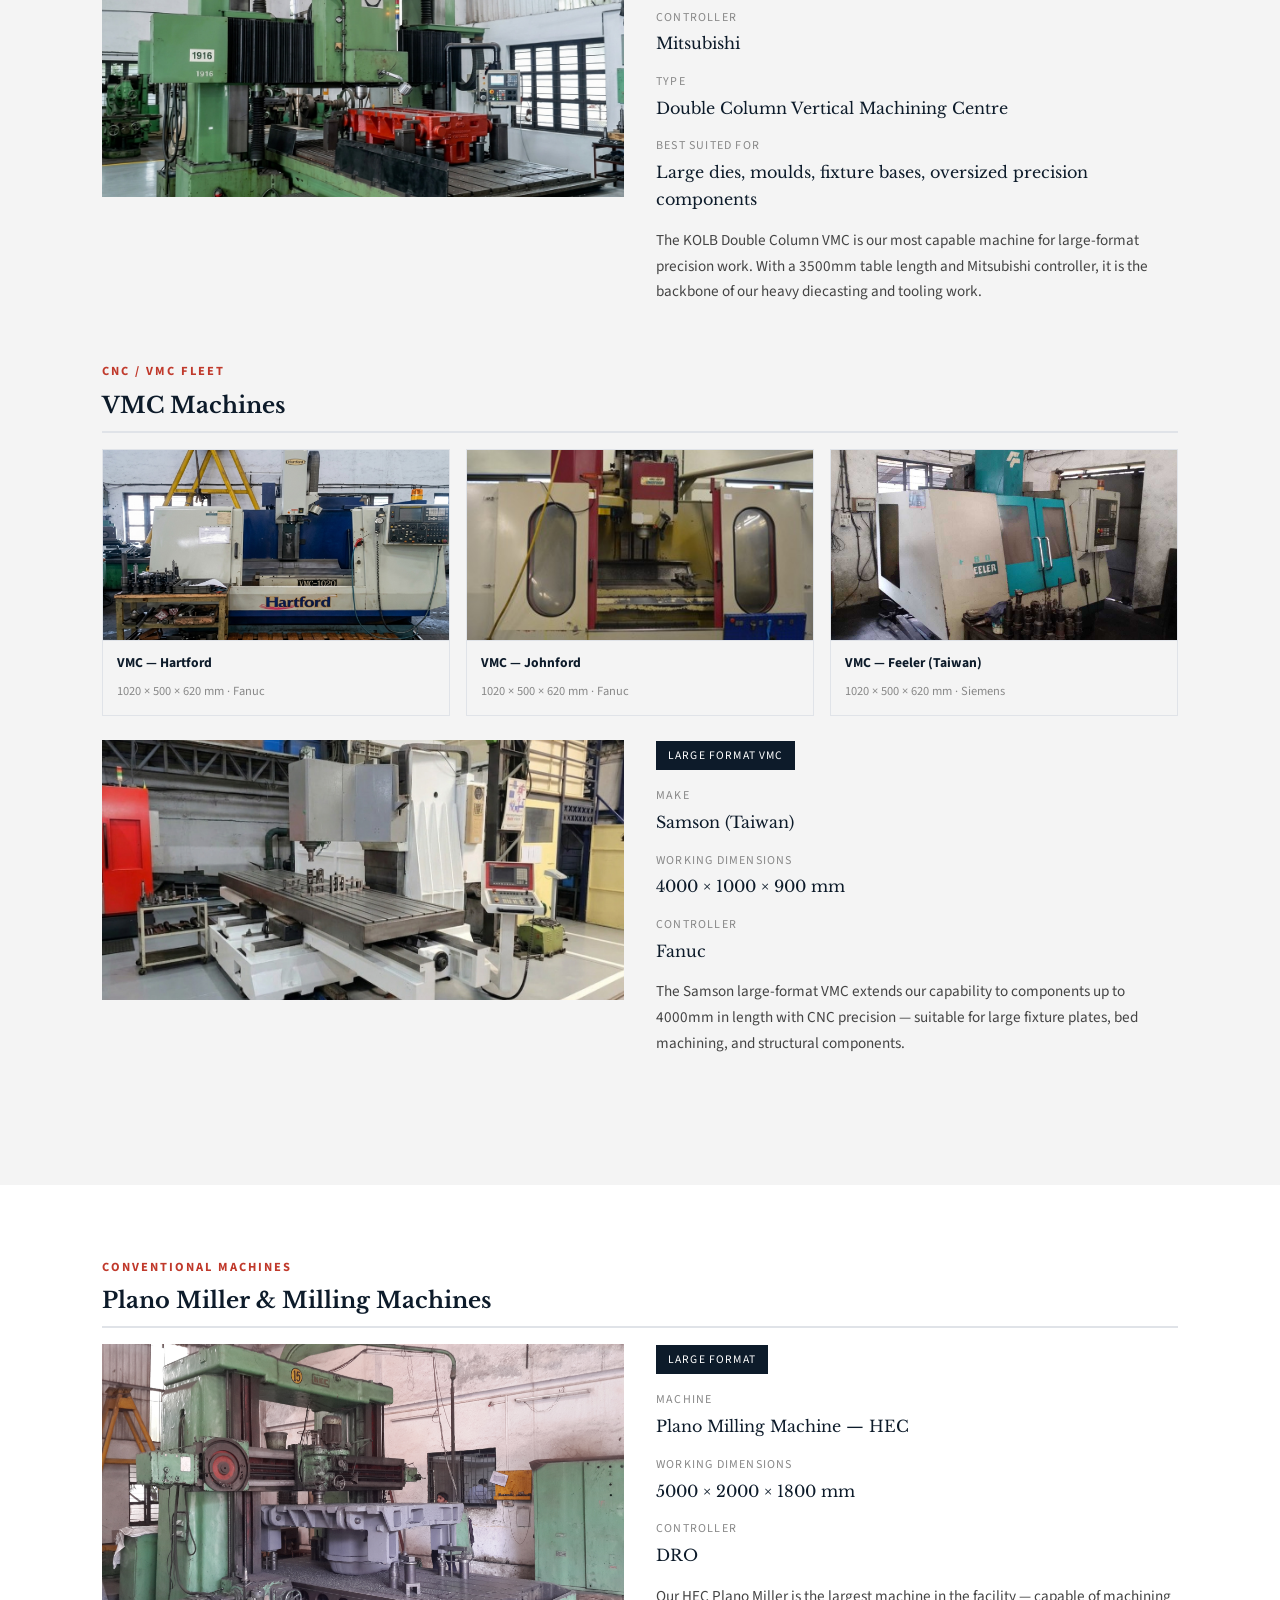
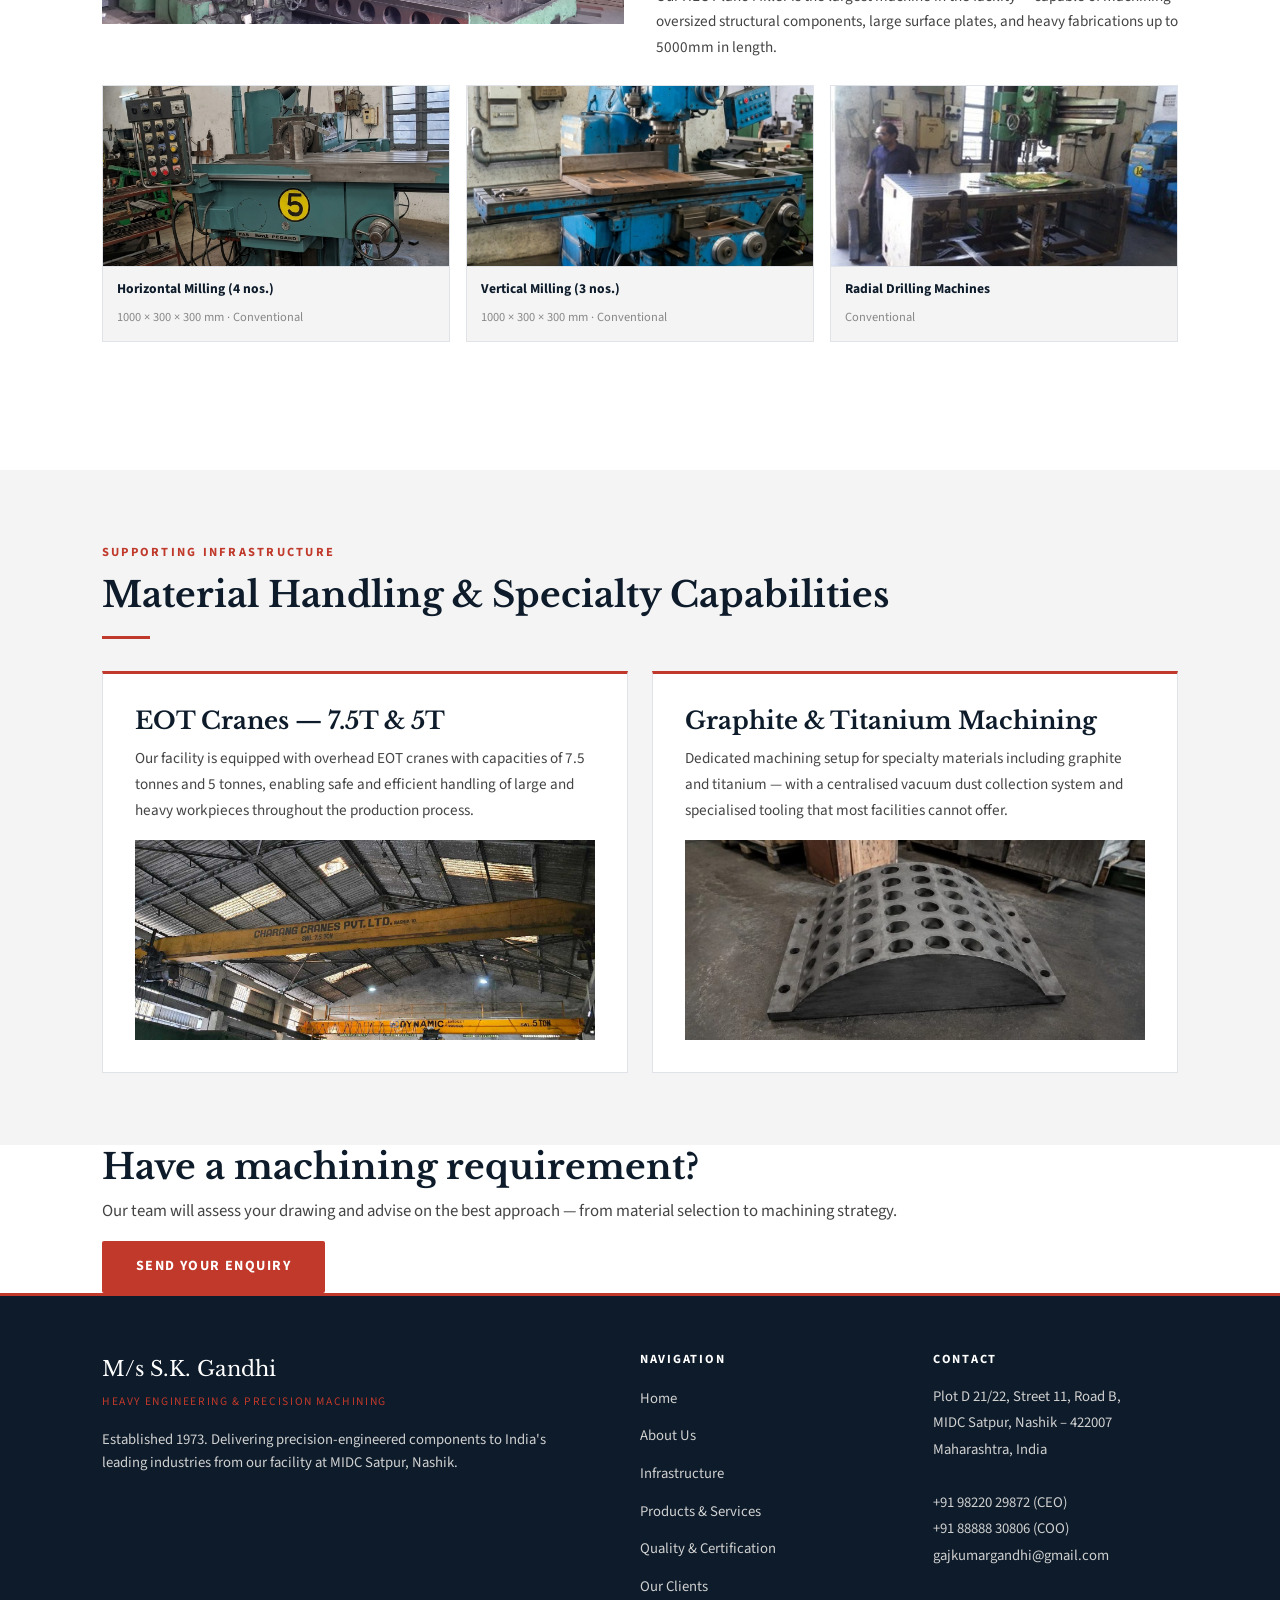
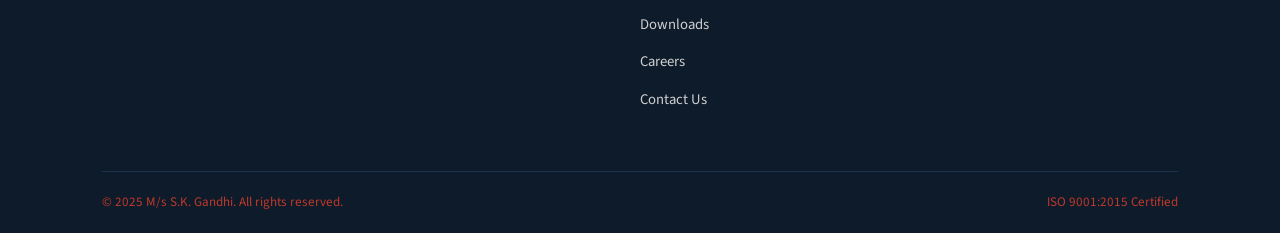
<file: infrastructure.html>
<!DOCTYPE html>
<html lang="en">
<head>
  <meta charset="UTF-8" />
  <meta name="viewport" content="width=device-width, initial-scale=1.0" />
  <title>Infrastructure & CNC Machinery | M/s S.K. Gandhi Nashik</title>
  <!-- SEO Meta Tags -->
  <meta name="description" content="State-of-the-art CNC and VMC machinery at M/s S.K. Gandhi, Nashik. KOLB Germany double column VMC, Samson, Hartford, Feeler VMCs. Plano miller up to 5000mm. EOT cranes up to 7.5T.">
  <meta name="keywords" content="CNC machining Nashik, VMC machining Nashik, KOLB VMC, double column VMC, precision machining facility Nashik, large format machining Nashik, Plano miller">
  <meta name="author" content="M/s S.K. Gandhi">
  <meta name="robots" content="index, follow">
  <meta name="geo.region" content="IN-MH">
  <meta name="geo.placename" content="Nashik">
  <meta name="geo.position" content="19.9986;73.7427">
  <meta name="ICBM" content="19.9986, 73.7427">
  <link rel="canonical" href="https://skgandhi.in/infrastructure.html">
  <!-- Open Graph -->
  <meta property="og:type" content="website">
  <meta property="og:site_name" content="M/s S.K. Gandhi">
  <meta property="og:title" content="CNC & VMC Machining Infrastructure | M/s S.K. Gandhi Nashik">
  <meta property="og:description" content="Modern CNC facility with KOLB Germany double column VMC, Samson large format VMC, and Plano miller up to 5000mm. Based in MIDC Satpur, Nashik.">
  <meta property="og:url" content="https://skgandhi.in/infrastructure.html">
  <meta property="og:image" content="https://skgandhi.in/images/about-facility.jpg">
  <meta property="og:locale" content="en_IN">
  <!-- Schema.org Structured Data -->
  <script type="application/ld+json">
  {
    "@context": "https://schema.org",
    "@type": "ManufacturingBusiness",
    "@id": "https://skgandhi.in",
    "name": "M/s S.K. Gandhi",
    "alternateName": ["SK Gandhi", "S.K. Gandhi", "SKG Heavy Engineering"],
    "description": "ISO 9001:2015 certified heavy engineering and precision machining company established in 1973. Specialising in dies, jigs & fixtures, graphite machining, titanium aerospace components, and heavy fabrication.",
    "url": "https://skgandhi.in",
    "logo": "https://skgandhi.in/images/logo.png",
    "image": "https://skgandhi.in/images/about-facility.jpg",
    "foundingDate": "1973",
    "numberOfEmployees": {"@type": "QuantitativeValue", "value": 20},
    "address": {
        "@type": "PostalAddress",
        "streetAddress": "Plot D 21/22, Street 11, Road B, MIDC Satpur",
        "addressLocality": "Nashik",
        "addressRegion": "Maharashtra",
        "postalCode": "422007",
        "addressCountry": "IN"
    },
    "geo": {
        "@type": "GeoCoordinates",
        "latitude": 19.9986,
        "longitude": 73.7427
    },
    "telephone": "+91-98220-29872",
    "email": "gajkumargandhi@gmail.com",
    "openingHoursSpecification": [
        {"@type": "OpeningHoursSpecification", "dayOfWeek": ["Monday","Tuesday","Wednesday","Thursday","Friday","Sunday"], "opens": "09:00", "closes": "18:00"}
    ],
    "hasOfferCatalog": {
        "@type": "OfferCatalog",
        "name": "Precision Machining Services",
        "itemListElement": [
            {"@type": "Offer", "itemOffered": {"@type": "Service", "name": "Tools, Dies, Jigs & Fixtures Machining"}},
            {"@type": "Offer", "itemOffered": {"@type": "Service", "name": "Graphite Precision Machining"}},
            {"@type": "Offer", "itemOffered": {"@type": "Service", "name": "Titanium Aerospace Machining"}},
            {"@type": "Offer", "itemOffered": {"@type": "Service", "name": "Heavy Structural Fabrication"}}
        ]
    },
    "sameAs": [
        "https://www.linkedin.com/company/m-s-s-k-gandhi/",
        "https://www.google.com/maps/place/M%2Fs+S.K.Gandhi"
    ],
    "areaServed": {"@type": "Country", "name": "India"},
    "hasCredential": {
        "@type": "EducationalOccupationalCredential",
        "credentialCategory": "certification",
        "name": "ISO 9001:2015",
        "recognizedBy": {"@type": "Organization", "name": "QRO - Quality Research Organization"}
    }
}
  </script>
  <link rel="icon" type="image/png" href="favicon.png">
  <link rel="shortcut icon" href="favicon.ico">
  <link rel="stylesheet" href="style.css" />
  <style>
    .machine-section {
      margin-bottom: 3.5rem;
    }
    .machine-section-title {
      font-family: var(--font-body);
      font-size: 0.78rem;
      letter-spacing: 0.16em;
      text-transform: uppercase;
      color: var(--red);
      margin-bottom: 0.5rem;
      font-weight: 700;
    }
    .machine-section h3 {
      font-size: 1.4rem;
      color: var(--navy);
      margin-bottom: 1rem;
      padding-bottom: 0.75rem;
      border-bottom: 2px solid #e0e3e8;
    }

    /* Featured machine block */
    .machine-feature {
      display: grid;
      grid-template-columns: 1fr 1fr;
      gap: 2rem;
      margin-bottom: 1.5rem;
      align-items: start;
    }
    .machine-feature .media-placeholder {
      height: 280px;
    }
    .machine-detail-label {
      font-family: var(--font-body);
      font-size: 0.75rem;
      letter-spacing: 0.1em;
      text-transform: uppercase;
      color: var(--text-light);
      margin-bottom: 0.15rem;
    }
    .machine-detail-value {
      font-family: var(--font-head);
      font-size: 1rem;
      color: var(--navy);
      margin-bottom: 0.9rem;
    }
    .machine-badge {
      display: inline-block;
      background: var(--navy);
      color: var(--white);
      font-family: var(--font-body);
      font-size: 0.72rem;
      letter-spacing: 0.1em;
      text-transform: uppercase;
      padding: 0.3rem 0.75rem;
      margin-bottom: 1rem;
    }

    /* Small machine gallery row */
    .machine-gallery-row {
      display: grid;
      grid-template-columns: repeat(3, 1fr);
      gap: 1rem;
      margin-top: 1rem;
    }
    .machine-thumb {
      border: 1px solid #e0e3e8;
      overflow: hidden;
    }
    .machine-thumb .media-placeholder {
      height: 180px;
    }
    .machine-thumb-caption {
      padding: 0.65rem 0.85rem;
      background: var(--off-white);
      border-top: 1px solid #e0e3e8;
    }
    .machine-thumb-caption strong {
      display: block;
      font-family: var(--font-body);
      font-size: 0.85rem;
      font-weight: 700;
      color: var(--navy);
      margin-bottom: 0.1rem;
    }
    .machine-thumb-caption span {
      font-family: var(--font-body);
      font-size: 0.78rem;
      color: var(--text-light);
    }

    /* Video placeholder */
    .video-placeholder {
      background: #1a1f2b;
      border: 2px dashed #3a4558;
      display: flex;
      flex-direction: column;
      align-items: center;
      justify-content: center;
      color: #6b7d99;
      font-family: var(--font-body);
      font-size: 0.88rem;
      text-align: center;
      padding: 2rem;
      gap: 0.75rem;
      height: 320px;
    }
    .video-placeholder .play-icon {
      width: 56px;
      height: 56px;
      border: 2px solid #3a4558;
      border-radius: 50%;
      display: flex;
      align-items: center;
      justify-content: center;
      margin-bottom: 0.5rem;
    }

    .highlight-box {
      background: var(--navy);
      color: var(--white);
      padding: 2rem;
      border-left: 4px solid var(--red);
    }
    .highlight-box h4 {
      color: var(--white);
      margin-bottom: 0.5rem;
    }
    .highlight-box p {
      color: #a0aebf;
      font-size: 0.95rem;
      margin: 0;
    }

    @media (max-width: 768px) {
      .machine-feature { grid-template-columns: 1fr; }
      .machine-gallery-row { grid-template-columns: repeat(2, 1fr); }
    }
    @media (max-width: 480px) {
      .machine-gallery-row { grid-template-columns: 1fr; }
    }
  </style>
</head>
<body>

<!-- ══ HEADER ══ -->
<header class="site-header">
  <nav class="nav-inner">
    <a href="index.html" class="nav-logo">
      <img src="images/logo.png" alt="S.K. Gandhi Logo" style="height:44px;width:auto;" onerror="this.style.display='none'">
      <div class="nav-logo-text">
        <span class="brand-name">M/s S.K. Gandhi</span>
        <span class="brand-sub">Heavy Engineering &amp; Precision Machining</span>
      </div>
    </a>
    <ul class="nav-links">
      <li><a href="index.html">Home</a></li>
      <li><a href="about.html">About Us</a></li>
      <li><a href="infrastructure.html">Infrastructure</a></li>
      <li><a href="products.html">Products &amp; Services</a></li>
      <li><a href="quality.html">Quality</a></li>
      <li><a href="clients.html">Clients</a></li>
      <li><a href="downloads.html">Downloads</a></li>
      <li><a href="careers.html">Careers</a></li>
      <li><a href="contact.html">Contact Us</a></li>
    </ul>
    <div class="nav-toggle"><span></span><span></span><span></span></div>
  </nav>
</header>

<!-- ══ PAGE HERO ══ -->
<section class="page-hero">
  <div class="container">
    <p class="section-label">Our Facility</p>
    <h1>Infrastructure &amp; Capabilities</h1>
    <p>Modern CNC and VMC machinery alongside conventional equipment — enabling us to handle components from intricate precision parts to large heavy engineering workpieces.</p>
  </div>
</section>


  </div>
</div>

<!-- ══ MACHINES ══ -->
<section>
  <div class="container">

    <!-- Full Machine Table -->
    <p class="section-label">Complete Equipment List</p>
    <h2 class="section-title">Machinery &amp; Equipment</h2>
    <div class="divider"></div>
    <p style="margin-bottom: 2rem;">Our facility is equipped with modern CNC and VMC machinery alongside conventional equipment, enabling us to handle components of varying complexity and scale.</p>

    <div style="overflow-x: auto;">
      <table class="data-table">
        <thead>
          <tr>
            <th>Machine</th>
            <th>Make / Origin</th>
            <th>Working Dimensions (mm)</th>
            <th>Controller</th>
            <th>Type</th>
          </tr>
        </thead>
        <tbody>
          <tr>
            <td>Double Column VMC</td>
            <td>KOLB (Germany)</td>
            <td>3500 × 1500 × 1000</td>
            <td>Mitsubishi</td>
            <td>CNC / VMC</td>
          </tr>
          <tr>
            <td>VMC</td>
            <td>Hartford</td>
            <td>1020 × 500 × 620</td>
            <td>Fanuc</td>
            <td>CNC / VMC</td>
          </tr>
          <tr>
            <td>VMC</td>
            <td>Johnford</td>
            <td>1020 × 500 × 620</td>
            <td>Fanuc</td>
            <td>CNC / VMC</td>
          </tr>
          <tr>
            <td>VMC</td>
            <td>Feeler (Taiwan)</td>
            <td>1020 × 500 × 620</td>
            <td>Siemens</td>
            <td>CNC / VMC</td>
          </tr>
          <tr>
            <td>VMC</td>
            <td>Samson (Taiwan)</td>
            <td>4000 × 1000 × 900</td>
            <td>Fanuc</td>
            <td>CNC / VMC</td>
          </tr>
          <tr>
            <td>Plano Milling Machine</td>
            <td>HEC</td>
            <td>5000 × 2000 × 1800</td>
            <td>DRO</td>
            <td>Conventional</td>
          </tr>
          <tr>
            <td>Horizontal Milling Machines (4 nos.)</td>
            <td>—</td>
            <td>1000 × 300 × 300</td>
            <td>Conventional</td>
            <td>Conventional</td>
          </tr>
          <tr>
            <td>Vertical Milling Machines (3 nos.)</td>
            <td>—</td>
            <td>1000 × 300 × 300</td>
            <td>Conventional</td>
            <td>Conventional</td>
          </tr>
          <tr>
            <td>Radial Drilling Machines</td>
            <td>—</td>
            <td>—</td>
            <td>—</td>
            <td>Conventional</td>
          </tr>
          <tr>
            <td>EOT Cranes</td>
            <td>—</td>
            <td>7.5T &amp; 5T capacity</td>
            <td>—</td>
            <td>Material Handling</td>
          </tr>
        </tbody>
      </table>
    </div>
  </div>
</section>

<!-- ══ VMC MACHINES DETAIL ══ -->
<section class="alt">
  <div class="container">

    <div class="machine-section">
      <div class="machine-section-title">Flagship CNC Machine</div>
      <h3>Double Column VMC — KOLB (Germany)</h3>
      <div class="machine-feature">
        <div>
          <img src="images/machine-kolb.jpg" alt="KOLB Double Column VMC" style="width:100%;height:300px;object-fit:cover;display:block;" onerror="this.style.background='#e8eaed'">
        </div>
        <div>
          <div class="machine-badge">German Engineering</div>
          <div class="machine-detail-label">Working Dimensions</div>
          <div class="machine-detail-value">3500 × 1500 × 1000 mm</div>
          <div class="machine-detail-label">Controller</div>
          <div class="machine-detail-value">Mitsubishi</div>
          <div class="machine-detail-label">Type</div>
          <div class="machine-detail-value">Double Column Vertical Machining Centre</div>
          <div class="machine-detail-label">Best Suited For</div>
          <div class="machine-detail-value">Large dies, moulds, fixture bases, oversized precision components</div>
          <p style="font-size: 0.95rem; margin-top: 0.5rem;">The KOLB Double Column VMC is our most capable machine for large-format precision work. With a 3500mm table length and Mitsubishi controller, it is the backbone of our heavy diecasting and tooling work.</p>
        </div>
      </div>
    </div>

    <div class="machine-section">
      <div class="machine-section-title">CNC / VMC Fleet</div>
      <h3>VMC Machines</h3>
      <div class="machine-gallery-row">
        <div class="machine-thumb">
          <img src="images/machine-hartford.jpg" alt="Hartford VMC" style="width:100%;height:190px;object-fit:cover;display:block;" onerror="this.style.background='#e8eaed'">
          <div class="machine-thumb-caption">
            <strong>VMC — Hartford</strong>
            <span>1020 × 500 × 620 mm · Fanuc</span>
          </div>
        </div>
        <div class="machine-thumb">
          <img src="images/machine-johnford.jpg" alt="Johnford VMC" style="width:100%;height:190px;object-fit:cover;display:block;" onerror="this.style.background='#e8eaed'">
          <div class="machine-thumb-caption">
            <strong>VMC — Johnford</strong>
            <span>1020 × 500 × 620 mm · Fanuc</span>
          </div>
        </div>
        <div class="machine-thumb">
          <img src="images/machine-feeler.jpg" alt="Feeler VMC" style="width:100%;height:190px;object-fit:cover;display:block;" onerror="this.style.background='#e8eaed'">
          <div class="machine-thumb-caption">
            <strong>VMC — Feeler (Taiwan)</strong>
            <span>1020 × 500 × 620 mm · Siemens</span>
          </div>
        </div>
      </div>
      <!-- Samson large VMC -->
      <div class="machine-feature" style="margin-top: 1.5rem;">
        <div>
          <img src="images/machine-samson.jpg" alt="Samson VMC" style="width:100%;height:260px;object-fit:cover;display:block;" onerror="this.style.background='#e8eaed'">
        </div>
        <div>
          <div class="machine-badge">Large Format VMC</div>
          <div class="machine-detail-label">Make</div>
          <div class="machine-detail-value">Samson (Taiwan)</div>
          <div class="machine-detail-label">Working Dimensions</div>
          <div class="machine-detail-value">4000 × 1000 × 900 mm</div>
          <div class="machine-detail-label">Controller</div>
          <div class="machine-detail-value">Fanuc</div>
          <p style="font-size: 0.95rem;">The Samson large-format VMC extends our capability to components up to 4000mm in length with CNC precision — suitable for large fixture plates, bed machining, and structural components.</p>
        </div>
      </div>
    </div>

  </div>
</section>

<!-- ══ CONVENTIONAL MACHINES ══ -->
<section>
  <div class="container">
    <div class="machine-section">
      <div class="machine-section-title">Conventional Machines</div>
      <h3>Plano Miller &amp; Milling Machines</h3>

      <div class="machine-feature">
        <div>
          <img src="images/machine-plano.jpg" alt="HEC Plano Milling Machine" style="width:100%;height:280px;object-fit:cover;display:block;" onerror="this.style.background='#e8eaed'">
        </div>
        <div>
          <div class="machine-badge">Large Format</div>
          <div class="machine-detail-label">Machine</div>
          <div class="machine-detail-value">Plano Milling Machine — HEC</div>
          <div class="machine-detail-label">Working Dimensions</div>
          <div class="machine-detail-value">5000 × 2000 × 1800 mm</div>
          <div class="machine-detail-label">Controller</div>
          <div class="machine-detail-value">DRO</div>
          <p style="font-size: 0.95rem;">Our HEC Plano Miller is the largest machine in the facility — capable of machining oversized structural components, large surface plates, and heavy fabrications up to 5000mm in length.</p>
        </div>
      </div>

      <div class="machine-gallery-row" style="margin-top: 1rem;">
        <div class="machine-thumb">
          <img src="images/machine-horiz-milling.jpg" alt="Horizontal Milling Machines" style="width:100%;height:180px;object-fit:cover;display:block;" onerror="this.style.background='#e8eaed'">
          <div class="machine-thumb-caption">
            <strong>Horizontal Milling (4 nos.)</strong>
            <span>1000 × 300 × 300 mm · Conventional</span>
          </div>
        </div>
        <div class="machine-thumb">
          <img src="images/machine-vert-milling.jpg" alt="Vertical Milling Machines" style="width:100%;height:180px;object-fit:cover;display:block;" onerror="this.style.background='#e8eaed'">
          <div class="machine-thumb-caption">
            <strong>Vertical Milling (3 nos.)</strong>
            <span>1000 × 300 × 300 mm · Conventional</span>
          </div>
        </div>
        <div class="machine-thumb">
          <img src="images/machine-radial-drill.jpg" alt="Radial Drilling Machines" style="width:100%;height:180px;object-fit:cover;display:block;" onerror="this.style.background='#e8eaed'">
          <div class="machine-thumb-caption">
            <strong>Radial Drilling Machines</strong>
            <span>Conventional</span>
          </div>
        </div>
      </div>
    </div>
  </div>
</section>

<!-- ══ MATERIAL HANDLING + SPECIALTY ══ -->
<section class="alt">
  <div class="container">
    <p class="section-label">Supporting Infrastructure</p>
    <h2 class="section-title">Material Handling &amp; Specialty Capabilities</h2>
    <div class="divider"></div>
    <div class="card-grid card-grid-2" style="margin-top: 2rem;">
      <div class="card">
        <h3>EOT Cranes — 7.5T &amp; 5T</h3>
        <p>Our facility is equipped with overhead EOT cranes with capacities of 7.5 tonnes and 5 tonnes, enabling safe and efficient handling of large and heavy workpieces throughout the production process.</p>
        <img src="images/eot-crane.jpg" alt="EOT Crane" style="width:100%;height:200px;object-fit:cover;display:block;" onerror="this.style.background='#e8eaed'">
      </div>
      <div class="card">
        <h3>Graphite &amp; Titanium Machining</h3>
        <p>Dedicated machining setup for specialty materials including graphite and titanium — with a centralised vacuum dust collection system and specialised tooling that most facilities cannot offer.</p>
        <img src="images/specialty-setup.jpg" alt="Specialty Machining Setup" style="width:100%;height:200px;object-fit:cover;display:block;" onerror="this.style.background='#e8eaed'">
      </div>
    </div>
  </div>
</section>



<!-- ══ CTA ══ -->
<div class="cta-band">
  <div class="container">
    <h2>Have a machining requirement?</h2>
    <p>Our team will assess your drawing and advise on the best approach — from material selection to machining strategy.</p>
    <a href="contact.html" class="btn btn-primary">Send Your Enquiry</a>
  </div>
</div>

<!-- ══ FOOTER ══ -->
<footer class="site-footer">
  <div class="container">
    <div class="footer-grid">
      <div class="footer-brand">
        <div class="brand-name">M/s S.K. Gandhi</div>
        <div class="brand-sub">Heavy Engineering &amp; Precision Machining</div>
        <p>Established 1973. Delivering precision-engineered components to India's leading industries from our facility at MIDC Satpur, Nashik.</p>
      </div>
      <div class="footer-col">
        <h4>Navigation</h4>
        <ul>
          <li><a href="index.html">Home</a></li>
          <li><a href="about.html">About Us</a></li>
          <li><a href="infrastructure.html">Infrastructure</a></li>
          <li><a href="products.html">Products &amp; Services</a></li>
          <li><a href="quality.html">Quality &amp; Certification</a></li>
          <li><a href="clients.html">Our Clients</a></li>
          <li><a href="downloads.html">Downloads</a></li>
          <li><a href="careers.html">Careers</a></li>
          <li><a href="contact.html">Contact Us</a></li>
        </ul>
      </div>
      <div class="footer-col">
        <h4>Contact</h4>
        <address>
          Plot D 21/22, Street 11, Road B,<br>
          MIDC Satpur, Nashik – 422007<br>
          Maharashtra, India<br><br>
          <a href="tel:+919822029872">+91 98220 29872</a> (CEO)<br>
          <a href="tel:+918888830806">+91 88888 30806</a> (COO)<br>
          <a href="mailto:gajkumargandhi@gmail.com">gajkumargandhi@gmail.com</a>
        </address>
      </div>
    </div>
    <div class="footer-bottom">
      <span>© 2025 M/s S.K. Gandhi. All rights reserved.</span>
      <span style="color: var(--red);">ISO 9001:2015 Certified</span>
    </div>
  </div>
</footer>

<script src="nav.js"></script>
</body>
</html>
</file>
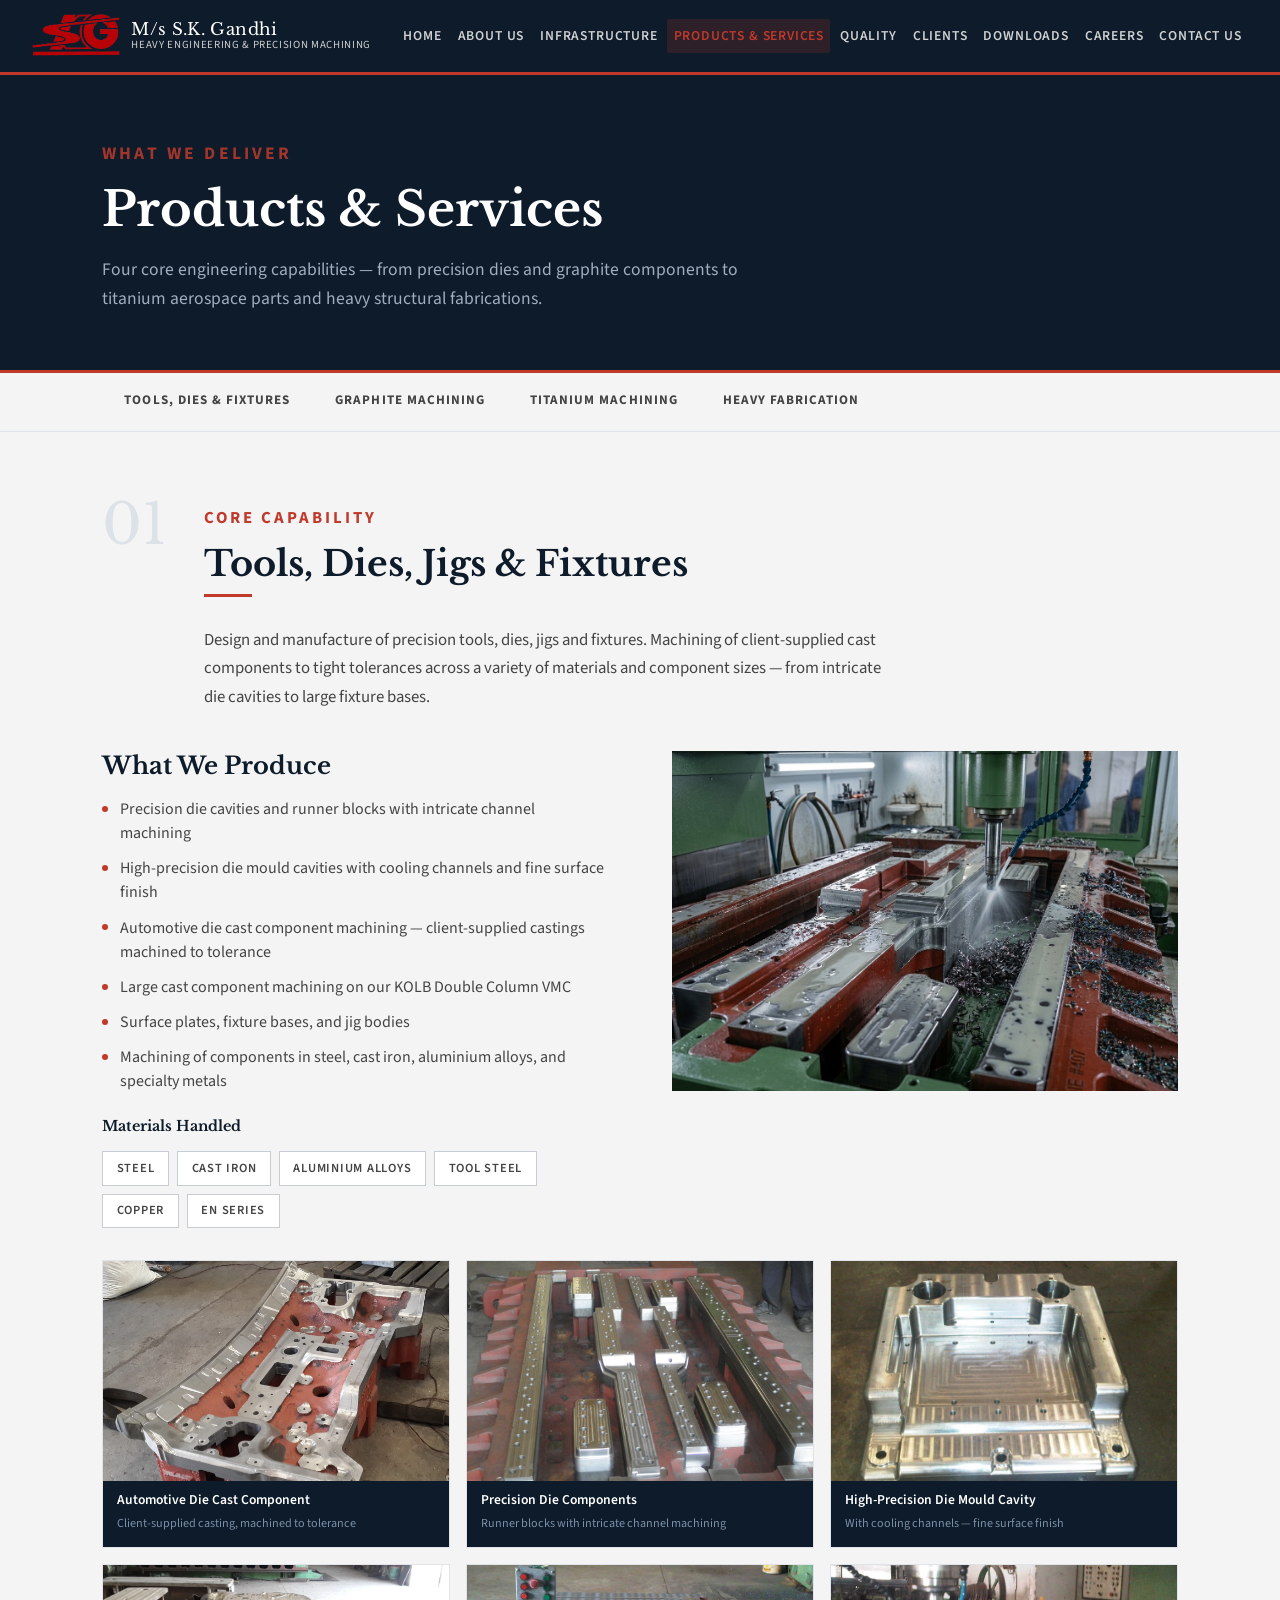
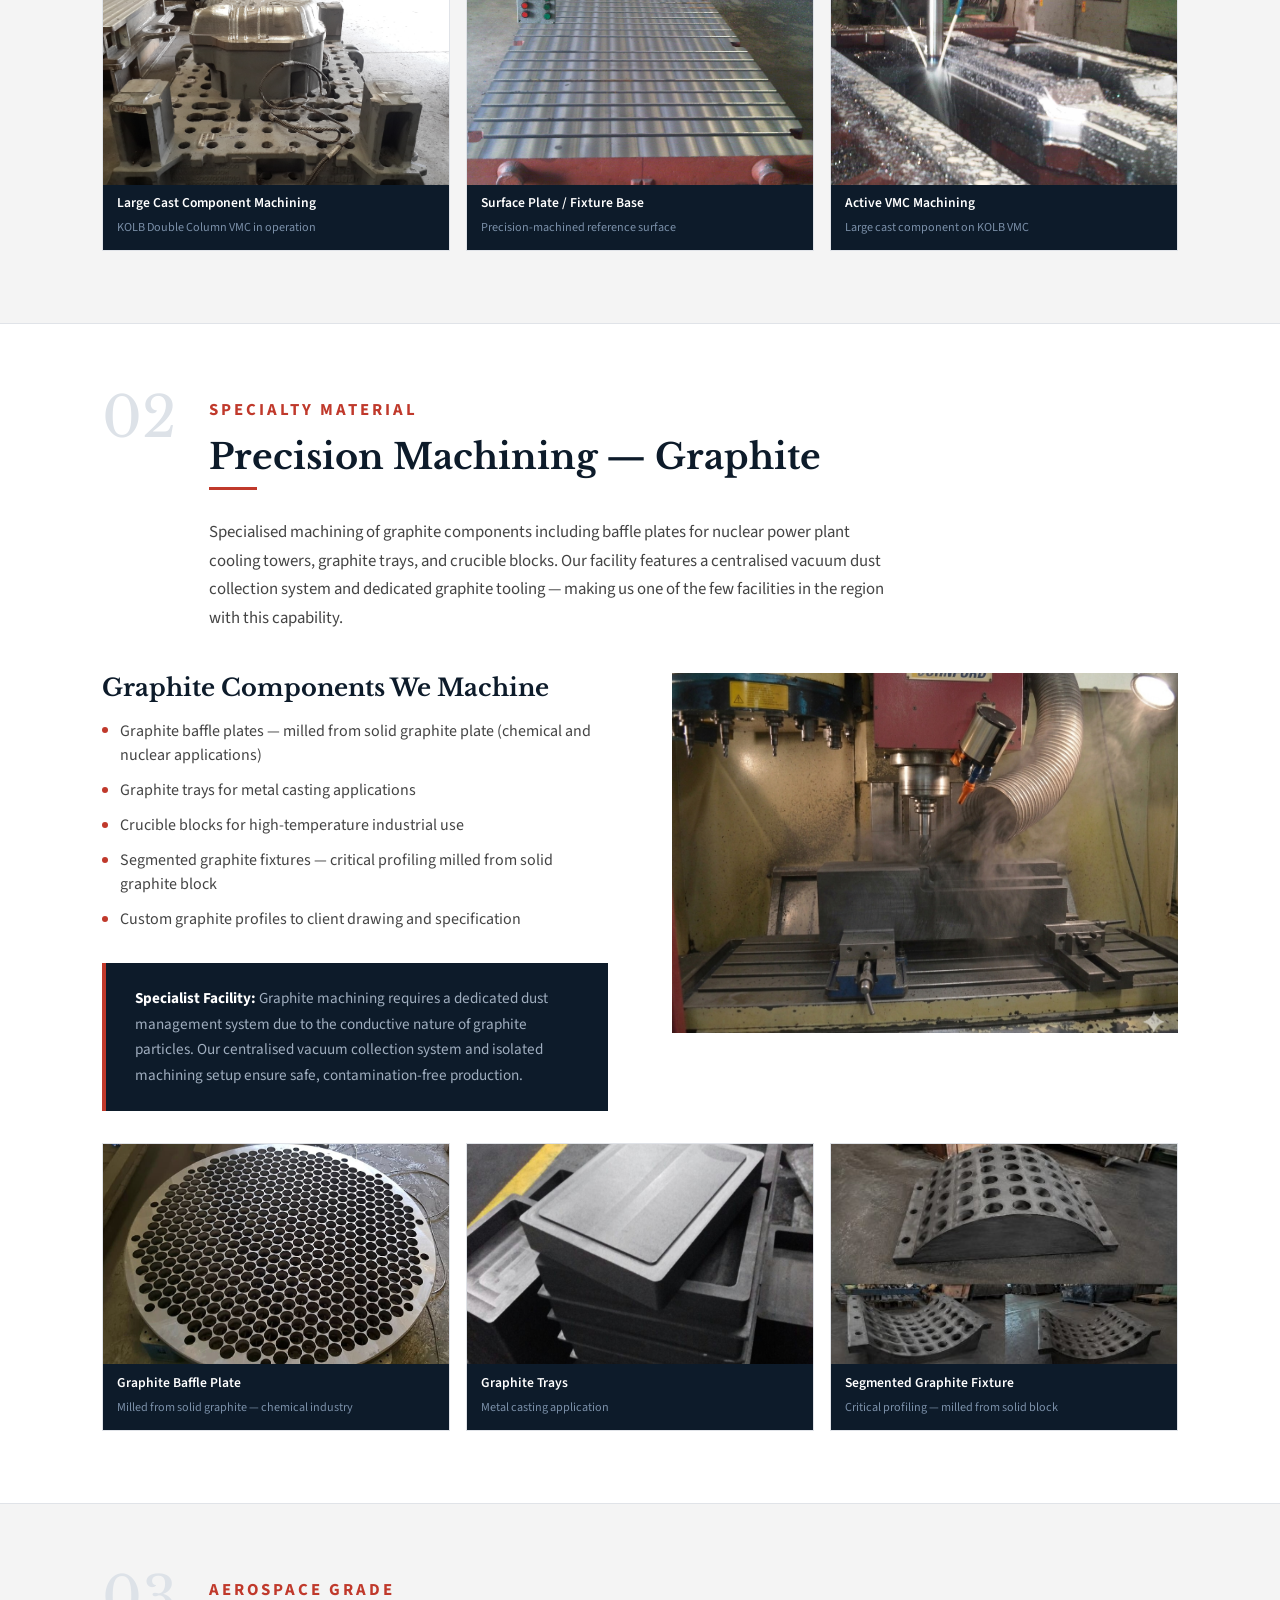
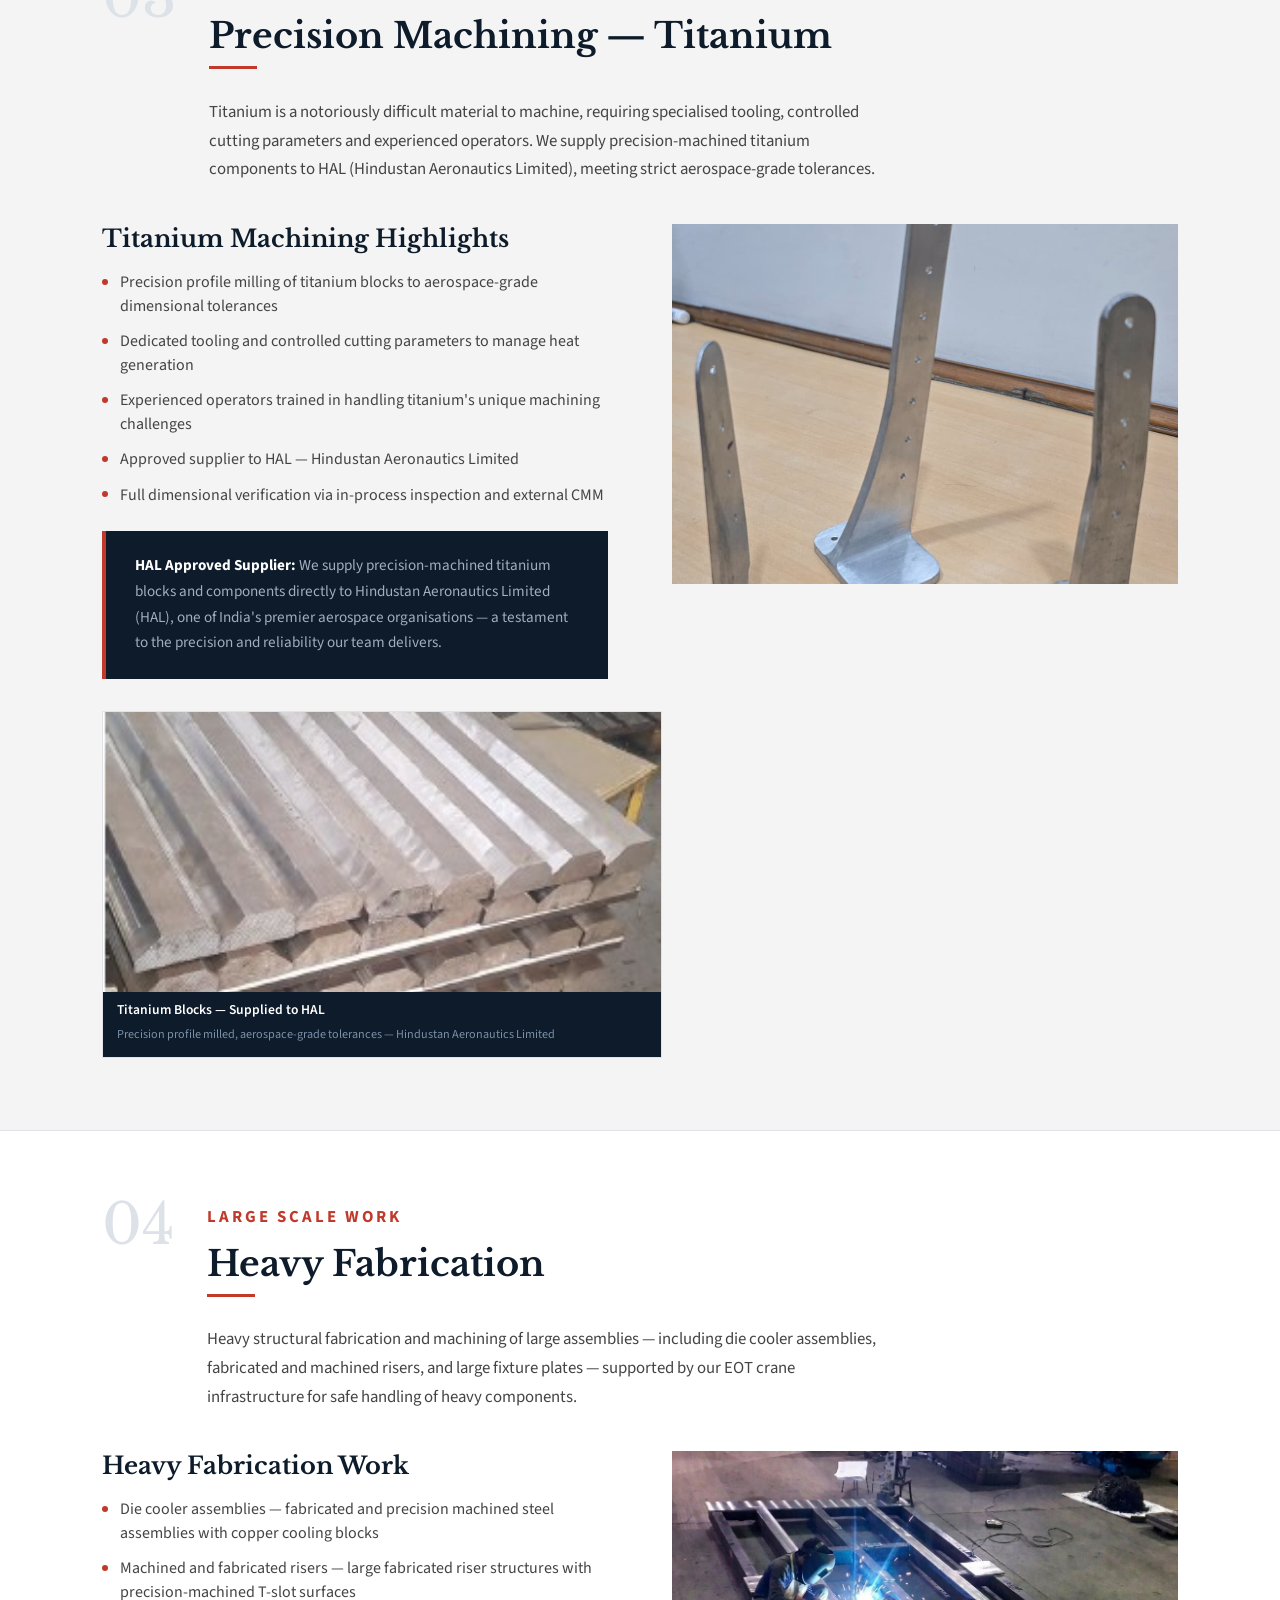
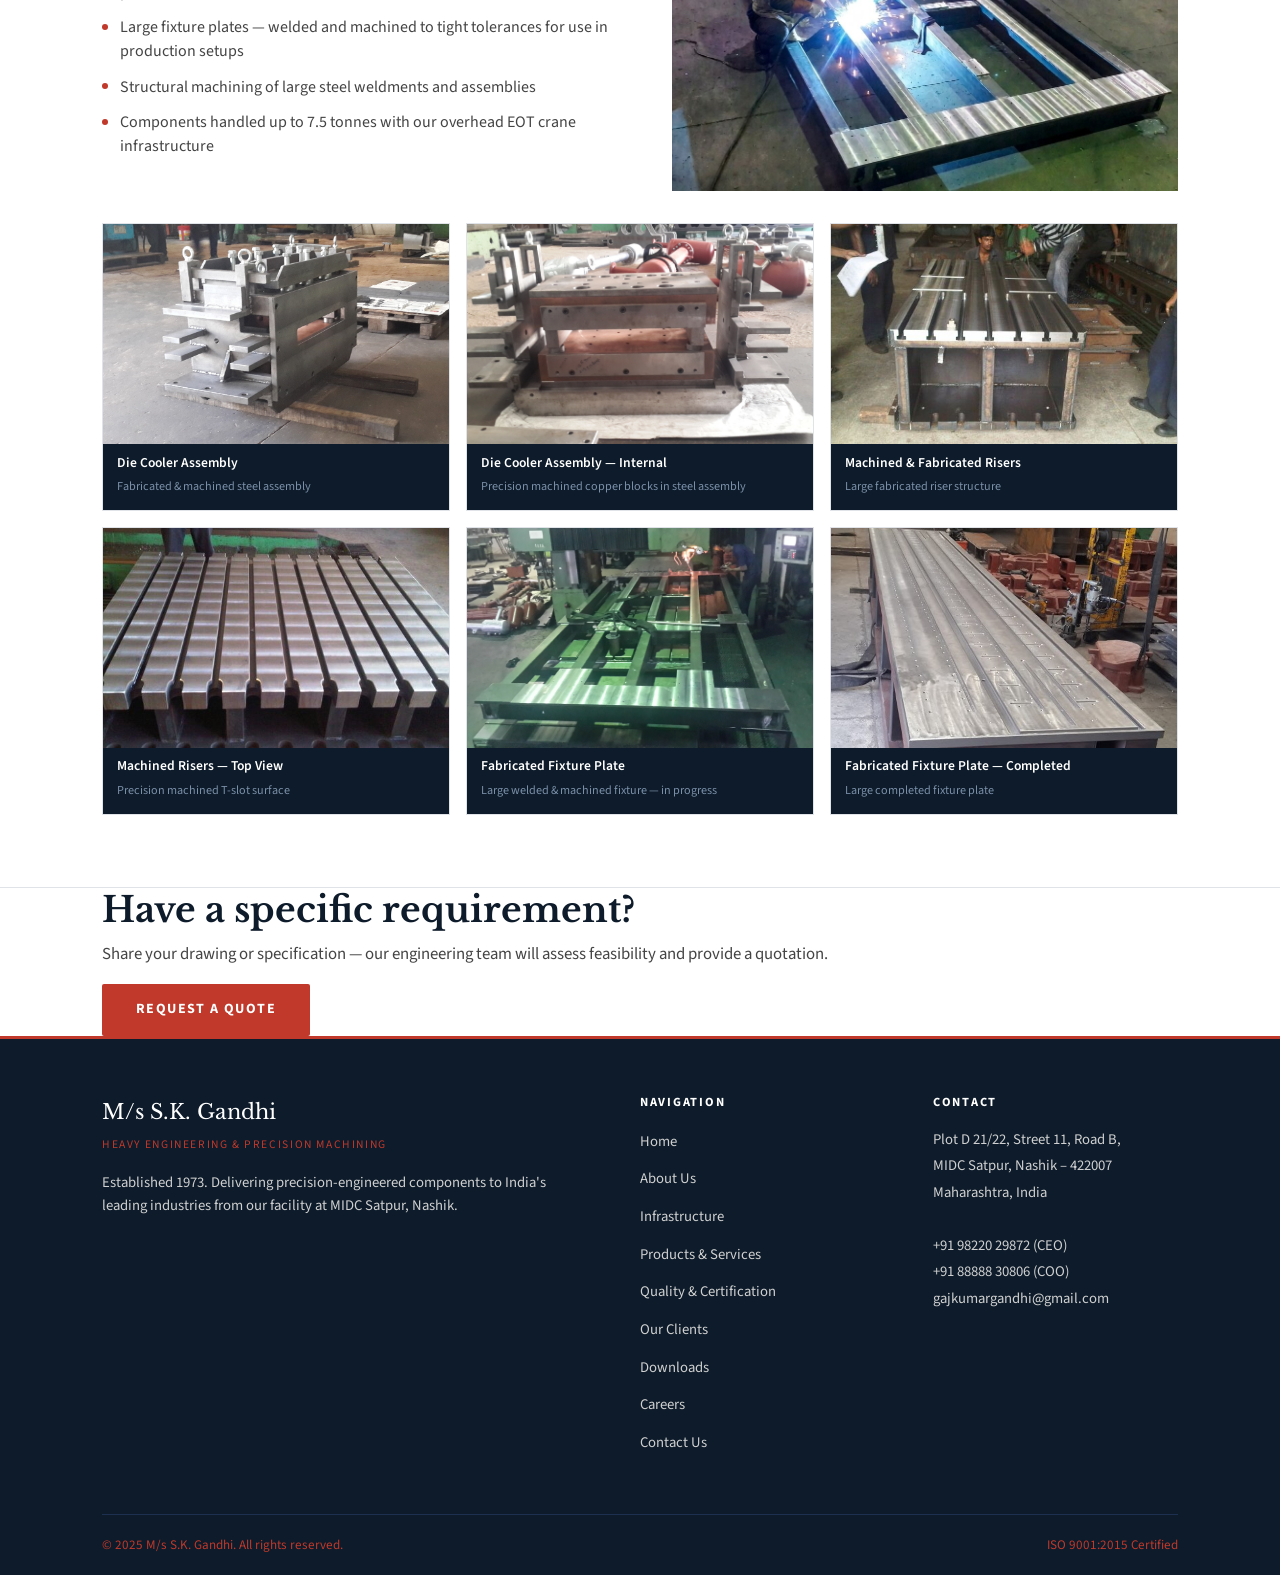
<file: products.html>
<!DOCTYPE html>
<html lang="en">
<head>
  <meta charset="UTF-8" />
  <meta name="viewport" content="width=device-width, initial-scale=1.0" />
  <title>Products & Services | Dies, Graphite, Titanium Machining | M/s S.K. Gandhi</title>
  <!-- SEO Meta Tags -->
  <meta name="description" content="Precision machining services in Nashik: tools, dies, jigs & fixtures; graphite component machining; titanium aerospace machining (HAL approved); heavy structural fabrication. ISO 9001:2015 certified.">
  <meta name="keywords" content="dies jigs fixtures machining Nashik, graphite machining Nashik, titanium machining Nashik, HAL supplier Nashik, heavy fabrication Nashik, die casting machining Maharashtra, precision components Nashik">
  <meta name="author" content="M/s S.K. Gandhi">
  <meta name="robots" content="index, follow">
  <meta name="geo.region" content="IN-MH">
  <meta name="geo.placename" content="Nashik">
  <meta name="geo.position" content="19.9986;73.7427">
  <meta name="ICBM" content="19.9986, 73.7427">
  <link rel="canonical" href="https://skgandhi.in/products.html">
  <!-- Open Graph -->
  <meta property="og:type" content="website">
  <meta property="og:site_name" content="M/s S.K. Gandhi">
  <meta property="og:title" content="Precision Machining Services | Dies, Graphite, Titanium | Nashik">
  <meta property="og:description" content="Dies & fixtures, graphite components, aerospace-grade titanium machining, and heavy fabrication. HAL approved supplier. ISO certified facility in Nashik.">
  <meta property="og:url" content="https://skgandhi.in/products.html">
  <meta property="og:image" content="https://skgandhi.in/images/about-facility.jpg">
  <meta property="og:locale" content="en_IN">
  <!-- Schema.org Structured Data -->
  <script type="application/ld+json">
  {
    "@context": "https://schema.org",
    "@type": "ManufacturingBusiness",
    "@id": "https://skgandhi.in",
    "name": "M/s S.K. Gandhi",
    "alternateName": ["SK Gandhi", "S.K. Gandhi", "SKG Heavy Engineering"],
    "description": "ISO 9001:2015 certified heavy engineering and precision machining company established in 1973. Specialising in dies, jigs & fixtures, graphite machining, titanium aerospace components, and heavy fabrication.",
    "url": "https://skgandhi.in",
    "logo": "https://skgandhi.in/images/logo.png",
    "image": "https://skgandhi.in/images/about-facility.jpg",
    "foundingDate": "1973",
    "numberOfEmployees": {"@type": "QuantitativeValue", "value": 20},
    "address": {
        "@type": "PostalAddress",
        "streetAddress": "Plot D 21/22, Street 11, Road B, MIDC Satpur",
        "addressLocality": "Nashik",
        "addressRegion": "Maharashtra",
        "postalCode": "422007",
        "addressCountry": "IN"
    },
    "geo": {
        "@type": "GeoCoordinates",
        "latitude": 19.9986,
        "longitude": 73.7427
    },
    "telephone": "+91-98220-29872",
    "email": "gajkumargandhi@gmail.com",
    "openingHoursSpecification": [
        {"@type": "OpeningHoursSpecification", "dayOfWeek": ["Monday","Tuesday","Wednesday","Thursday","Friday","Sunday"], "opens": "09:00", "closes": "18:00"}
    ],
    "hasOfferCatalog": {
        "@type": "OfferCatalog",
        "name": "Precision Machining Services",
        "itemListElement": [
            {"@type": "Offer", "itemOffered": {"@type": "Service", "name": "Tools, Dies, Jigs & Fixtures Machining"}},
            {"@type": "Offer", "itemOffered": {"@type": "Service", "name": "Graphite Precision Machining"}},
            {"@type": "Offer", "itemOffered": {"@type": "Service", "name": "Titanium Aerospace Machining"}},
            {"@type": "Offer", "itemOffered": {"@type": "Service", "name": "Heavy Structural Fabrication"}}
        ]
    },
    "sameAs": [
        "https://www.linkedin.com/company/m-s-s-k-gandhi/",
        "https://www.google.com/maps/place/M%2Fs+S.K.Gandhi"
    ],
    "areaServed": {"@type": "Country", "name": "India"},
    "hasCredential": {
        "@type": "EducationalOccupationalCredential",
        "credentialCategory": "certification",
        "name": "ISO 9001:2015",
        "recognizedBy": {"@type": "Organization", "name": "QRO - Quality Research Organization"}
    }
}
  </script>
  <link rel="icon" type="image/png" href="favicon.png">
  <link rel="shortcut icon" href="favicon.ico">
  <link rel="stylesheet" href="style.css" />
  <style>
    /* Capability tabs / jump nav */
    .cap-nav {
      background: var(--off-white);
      border-bottom: 1px solid #e0e3e8;
      position: sticky;
      top: 72px;
      z-index: 100;
    }
    .cap-nav-inner {
      display: flex;
      gap: 0;
      max-width: 1140px;
      margin: 0 auto;
      padding: 0 2rem;
      overflow-x: auto;
    }
    .cap-nav-inner a {
      font-family: var(--font-body);
      font-size: 0.82rem;
      font-weight: 700;
      letter-spacing: 0.08em;
      text-transform: uppercase;
      color: var(--text-mid);
      padding: 1rem 1.4rem;
      white-space: nowrap;
      border-bottom: 3px solid transparent;
      transition: color 0.2s, border-color 0.2s;
    }
    .cap-nav-inner a:hover {
      color: var(--navy);
      border-color: var(--red);
    }

    /* Product section */
    .product-section {
      padding: 72px 0;
      border-bottom: 1px solid #e0e3e8;
    }
    .product-section:nth-child(even) {
      background: var(--off-white);
    }
    .product-section:last-child {
      border-bottom: none;
    }

    .product-header {
      display: flex;
      align-items: flex-start;
      gap: 2rem;
      margin-bottom: 2.5rem;
    }
    .product-num {
      font-family: var(--font-head);
      font-size: 3.5rem;
      color: #dde2e8;
      line-height: 1;
      min-width: 70px;
      margin-top: -0.4rem;
    }
    .product-header-text h2 {
      margin-bottom: 0.5rem;
    }
    .product-header-text p {
      font-size: 1.05rem;
      max-width: 680px;
    }

    /* Photo grid for each product */
    .product-photo-grid {
      display: grid;
      grid-template-columns: repeat(3, 1fr);
      gap: 1rem;
      margin-top: 2rem;
    }
    .product-photo-grid.grid-2 {
      grid-template-columns: repeat(2, 1fr);
    }
    .product-photo-item {
      border: 1px solid #e0e3e8;
      overflow: hidden;
    }
    .product-photo-item .media-placeholder {
      height: 220px;
    }
    .product-photo-caption {
      padding: 0.6rem 0.85rem;
      background: var(--navy);
    }
    .product-photo-caption strong {
      display: block;
      font-family: var(--font-body);
      font-size: 0.85rem;
      font-weight: 600;
      color: var(--white);
      line-height: 1.3;
    }
    .product-photo-caption span {
      font-size: 0.76rem;
      color: #7a8fa8;
      font-family: var(--font-body);
    }

    /* Materials handled */
    .material-list {
      display: flex;
      flex-wrap: wrap;
      gap: 0.5rem;
      margin-top: 1rem;
    }
    .material-tag {
      font-family: var(--font-body);
      font-size: 0.78rem;
      font-weight: 600;
      letter-spacing: 0.06em;
      text-transform: uppercase;
      padding: 0.35rem 0.85rem;
      border: 1px solid #c8cdd5;
      color: var(--text-mid);
      background: var(--white);
    }

    /* Highlight note */
    .product-note {
      background: var(--navy);
      border-left: 4px solid var(--red);
      padding: 1.4rem 1.8rem;
      margin-top: 2rem;
    }
    .product-note p {
      color: #a0aebf;
      margin: 0;
      font-size: 0.95rem;
    }
    .product-note strong { color: var(--white); }

    @media (max-width: 768px) {
      .product-photo-grid,
      .product-photo-grid.grid-2 { grid-template-columns: repeat(2, 1fr); }
      .product-header { flex-direction: column; gap: 0.5rem; }
      .product-num { font-size: 2.5rem; }
    }
    @media (max-width: 480px) {
      .product-photo-grid,
      .product-photo-grid.grid-2 { grid-template-columns: 1fr; }
    }
  </style>
</head>
<body>

<!-- ══ HEADER ══ -->
<header class="site-header">
  <nav class="nav-inner">
    <a href="index.html" class="nav-logo">
      <img src="images/logo.png" alt="S.K. Gandhi Logo" style="height:44px;width:auto;" onerror="this.style.display='none'">
      <div class="nav-logo-text">
        <span class="brand-name">M/s S.K. Gandhi</span>
        <span class="brand-sub">Heavy Engineering &amp; Precision Machining</span>
      </div>
    </a>
    <ul class="nav-links">
      <li><a href="index.html">Home</a></li>
      <li><a href="about.html">About Us</a></li>
      <li><a href="infrastructure.html">Infrastructure</a></li>
      <li><a href="products.html">Products &amp; Services</a></li>
      <li><a href="quality.html">Quality</a></li>
      <li><a href="clients.html">Clients</a></li>
      <li><a href="downloads.html">Downloads</a></li>
      <li><a href="careers.html">Careers</a></li>
      <li><a href="contact.html">Contact Us</a></li>
    </ul>
    <div class="nav-toggle"><span></span><span></span><span></span></div>
  </nav>
</header>

<!-- ══ PAGE HERO ══ -->
<section class="page-hero">
  <div class="container">
    <p class="section-label">What We Deliver</p>
    <h1>Products &amp; Services</h1>
    <p>Four core engineering capabilities — from precision dies and graphite components to titanium aerospace parts and heavy structural fabrications.</p>
  </div>
</section>

<!-- ══ JUMP NAV ══ -->
<nav class="cap-nav">
  <div class="cap-nav-inner">
    <a href="#dies">Tools, Dies &amp; Fixtures</a>
    <a href="#graphite">Graphite Machining</a>
    <a href="#titanium">Titanium Machining</a>
    <a href="#fabrication">Heavy Fabrication</a>
  </div>
</nav>

<!-- ══ 01 — TOOLS, DIES, JIGS & FIXTURES ══ -->
<div class="product-section" id="dies">
  <div class="container">
    <div class="product-header">
      <div class="product-num">01</div>
      <div class="product-header-text">
        <p class="section-label">Core Capability</p>
        <h2>Tools, Dies, Jigs &amp; Fixtures</h2>
        <div class="divider"></div>
        <p>Design and manufacture of precision tools, dies, jigs and fixtures. Machining of client-supplied cast components to tight tolerances across a variety of materials and component sizes — from intricate die cavities to large fixture bases.</p>
      </div>
    </div>

    <div class="two-col" style="margin-bottom: 2rem;">
      <div>
        <h3 style="margin-bottom: 1rem;">What We Produce</h3>
        <ul class="check-list">
          <li>Precision die cavities and runner blocks with intricate channel machining</li>
          <li>High-precision die mould cavities with cooling channels and fine surface finish</li>
          <li>Automotive die cast component machining — client-supplied castings machined to tolerance</li>
          <li>Large cast component machining on our KOLB Double Column VMC</li>
          <li>Surface plates, fixture bases, and jig bodies</li>
          <li>Machining of components in steel, cast iron, aluminium alloys, and specialty metals</li>
        </ul>
        <div style="margin-top: 1.5rem;">
          <h4 style="margin-bottom: 0.6rem; font-size: 0.9rem;">Materials Handled</h4>
          <div class="material-list">
            <span class="material-tag">Steel</span>
            <span class="material-tag">Cast Iron</span>
            <span class="material-tag">Aluminium Alloys</span>
            <span class="material-tag">Tool Steel</span>
            <span class="material-tag">Copper</span>
            <span class="material-tag">EN Series</span>
          </div>
        </div>
      </div>
      <div>
        <img src="images/dies-main.jpg" alt="Die machining" style="width:100%;height:340px;object-fit:cover;display:block;" onerror="this.style.background='#e8eaed'">
      </div>
    </div>

    <div class="product-photo-grid">
      <div class="product-photo-item">
        <img src="images/dies-automotive.jpg" alt="Automotive die cast component" style="width:100%;height:220px;object-fit:cover;display:block;" onerror="this.style.background='#e8eaed'">
        <div class="product-photo-caption">
          <strong>Automotive Die Cast Component</strong>
          <span>Client-supplied casting, machined to tolerance</span>
        </div>
      </div>
      <div class="product-photo-item">
        <img src="images/dies-runner-block.jpg" alt="Precision die components" style="width:100%;height:220px;object-fit:cover;display:block;" onerror="this.style.background='#e8eaed'">
        <div class="product-photo-caption">
          <strong>Precision Die Components</strong>
          <span>Runner blocks with intricate channel machining</span>
        </div>
      </div>
      <div class="product-photo-item">
        <img src="images/dies-cavity.jpg" alt="Die mould cavity" style="width:100%;height:220px;object-fit:cover;display:block;" onerror="this.style.background='#e8eaed'">
        <div class="product-photo-caption">
          <strong>High-Precision Die Mould Cavity</strong>
          <span>With cooling channels — fine surface finish</span>
        </div>
      </div>
      <div class="product-photo-item">
        <img src="images/dies-large-cast.jpg" alt="Large cast component machining" style="width:100%;height:220px;object-fit:cover;display:block;" onerror="this.style.background='#e8eaed'">
        <div class="product-photo-caption">
          <strong>Large Cast Component Machining</strong>
          <span>KOLB Double Column VMC in operation</span>
        </div>
      </div>
      <div class="product-photo-item">
        <img src="images/dies-surface-plate.jpg" alt="Surface plate" style="width:100%;height:220px;object-fit:cover;display:block;" onerror="this.style.background='#e8eaed'">
        <div class="product-photo-caption">
          <strong>Surface Plate / Fixture Base</strong>
          <span>Precision-machined reference surface</span>
        </div>
      </div>
      <div class="product-photo-item">
        <img src="images/dies-active-vmc.jpg" alt="Active VMC machining" style="width:100%;height:220px;object-fit:cover;display:block;" onerror="this.style.background='#e8eaed'">
        <div class="product-photo-caption">
          <strong>Active VMC Machining</strong>
          <span>Large cast component on KOLB VMC</span>
        </div>
      </div>
    </div>
  </div>
</div>

<!-- ══ 02 — GRAPHITE ══ -->
<div class="product-section" id="graphite">
  <div class="container">
    <div class="product-header">
      <div class="product-num">02</div>
      <div class="product-header-text">
        <p class="section-label">Specialty Material</p>
        <h2>Precision Machining — Graphite</h2>
        <div class="divider"></div>
        <p>Specialised machining of graphite components including baffle plates for nuclear power plant cooling towers, graphite trays, and crucible blocks. Our facility features a centralised vacuum dust collection system and dedicated graphite tooling — making us one of the few facilities in the region with this capability.</p>
      </div>
    </div>

    <div class="two-col" style="margin-bottom: 2rem;">
      <div>
        <h3 style="margin-bottom: 1rem;">Graphite Components We Machine</h3>
        <ul class="check-list">
          <li>Graphite baffle plates — milled from solid graphite plate (chemical and nuclear applications)</li>
          <li>Graphite trays for metal casting applications</li>
          <li>Crucible blocks for high-temperature industrial use</li>
          <li>Segmented graphite fixtures — critical profiling milled from solid graphite block</li>
          <li>Custom graphite profiles to client drawing and specification</li>
        </ul>
        <div class="product-note">
          <p><strong>Specialist Facility:</strong> Graphite machining requires a dedicated dust management system due to the conductive nature of graphite particles. Our centralised vacuum collection system and isolated machining setup ensure safe, contamination-free production.</p>
        </div>
      </div>
      <div>
        <img src="images/graphite-main.jpg" alt="Graphite components" style="width:100%;height:360px;object-fit:cover;display:block;" onerror="this.style.background='#e8eaed'">
      </div>
    </div>

    <div class="product-photo-grid">
      <div class="product-photo-item">
        <img src="images/graphite-baffle.jpg" alt="Graphite baffle plate" style="width:100%;height:220px;object-fit:cover;display:block;" onerror="this.style.background='#e8eaed'">
        <div class="product-photo-caption">
          <strong>Graphite Baffle Plate</strong>
          <span>Milled from solid graphite — chemical industry</span>
        </div>
      </div>
      <div class="product-photo-item">
        <img src="images/graphite-trays.jpg" alt="Graphite trays" style="width:100%;height:220px;object-fit:cover;display:block;" onerror="this.style.background='#e8eaed'">
        <div class="product-photo-caption">
          <strong>Graphite Trays</strong>
          <span>Metal casting application</span>
        </div>
      </div>
      <div class="product-photo-item">
        <img src="images/graphite-fixture.jpg" alt="Segmented graphite fixture" style="width:100%;height:220px;object-fit:cover;display:block;" onerror="this.style.background='#e8eaed'">
        <div class="product-photo-caption">
          <strong>Segmented Graphite Fixture</strong>
          <span>Critical profiling — milled from solid block</span>
        </div>
      </div>
    </div>
  </div>
</div>

<!-- ══ 03 — TITANIUM ══ -->
<div class="product-section" id="titanium">
  <div class="container">
    <div class="product-header">
      <div class="product-num">03</div>
      <div class="product-header-text">
        <p class="section-label">Aerospace Grade</p>
        <h2>Precision Machining — Titanium</h2>
        <div class="divider"></div>
        <p>Titanium is a notoriously difficult material to machine, requiring specialised tooling, controlled cutting parameters and experienced operators. We supply precision-machined titanium components to HAL (Hindustan Aeronautics Limited), meeting strict aerospace-grade tolerances.</p>
      </div>
    </div>

    <div class="two-col" style="margin-bottom: 2rem;">
      <div>
        <h3 style="margin-bottom: 1rem;">Titanium Machining Highlights</h3>
        <ul class="check-list">
          <li>Precision profile milling of titanium blocks to aerospace-grade dimensional tolerances</li>
          <li>Dedicated tooling and controlled cutting parameters to manage heat generation</li>
          <li>Experienced operators trained in handling titanium's unique machining challenges</li>
          <li>Approved supplier to HAL — Hindustan Aeronautics Limited</li>
          <li>Full dimensional verification via in-process inspection and external CMM</li>
        </ul>
        <div class="product-note" style="margin-top: 1.5rem;">
          <p><strong>HAL Approved Supplier:</strong> We supply precision-machined titanium blocks and components directly to Hindustan Aeronautics Limited (HAL), one of India's premier aerospace organisations — a testament to the precision and reliability our team delivers.</p>
        </div>
      </div>
      <div>
        <img src="images/titanium-main.jpg" alt="Titanium components" style="width:100%;height:360px;object-fit:cover;display:block;" onerror="this.style.background='#e8eaed'">
      </div>
    </div>

    <div style="max-width: 560px; margin-top: 1.5rem;">
      <div class="product-photo-item">
        <img src="images/titanium-blocks-hal.jpg" alt="Titanium blocks for HAL" style="width:100%;height:280px;object-fit:cover;display:block;" onerror="this.style.background='#e8eaed'">
        <div class="product-photo-caption">
          <strong>Titanium Blocks — Supplied to HAL</strong>
          <span>Precision profile milled, aerospace-grade tolerances — Hindustan Aeronautics Limited</span>
        </div>
      </div>
    </div>
  </div>
</div>

<!-- ══ 04 — HEAVY FABRICATION ══ -->
<div class="product-section" id="fabrication">
  <div class="container">
    <div class="product-header">
      <div class="product-num">04</div>
      <div class="product-header-text">
        <p class="section-label">Large Scale Work</p>
        <h2>Heavy Fabrication</h2>
        <div class="divider"></div>
        <p>Heavy structural fabrication and machining of large assemblies — including die cooler assemblies, fabricated and machined risers, and large fixture plates — supported by our EOT crane infrastructure for safe handling of heavy components.</p>
      </div>
    </div>

    <div class="two-col" style="margin-bottom: 2rem;">
      <div>
        <h3 style="margin-bottom: 1rem;">Heavy Fabrication Work</h3>
        <ul class="check-list">
          <li>Die cooler assemblies — fabricated and precision machined steel assemblies with copper cooling blocks</li>
          <li>Machined and fabricated risers — large fabricated riser structures with precision-machined T-slot surfaces</li>
          <li>Large fixture plates — welded and machined to tight tolerances for use in production setups</li>
          <li>Structural machining of large steel weldments and assemblies</li>
          <li>Components handled up to 7.5 tonnes with our overhead EOT crane infrastructure</li>
        </ul>
      </div>
      <div>
        <img src="images/fabrication-main.jpg" alt="Heavy fabrication" style="width:100%;height:340px;object-fit:cover;display:block;" onerror="this.style.background='#e8eaed'">
      </div>
    </div>

    <div class="product-photo-grid">
      <div class="product-photo-item">
        <img src="images/fab-die-cooler-1.jpg" alt="Die cooler assembly" style="width:100%;height:220px;object-fit:cover;display:block;" onerror="this.style.background='#e8eaed'">
        <div class="product-photo-caption">
          <strong>Die Cooler Assembly</strong>
          <span>Fabricated &amp; machined steel assembly</span>
        </div>
      </div>
      <div class="product-photo-item">
        <img src="images/fab-die-cooler-2.jpg" alt="Die cooler assembly internal" style="width:100%;height:220px;object-fit:cover;display:block;" onerror="this.style.background='#e8eaed'">
        <div class="product-photo-caption">
          <strong>Die Cooler Assembly — Internal</strong>
          <span>Precision machined copper blocks in steel assembly</span>
        </div>
      </div>
      <div class="product-photo-item">
        <img src="images/fab-risers.jpg" alt="Fabricated risers" style="width:100%;height:220px;object-fit:cover;display:block;" onerror="this.style.background='#e8eaed'">
        <div class="product-photo-caption">
          <strong>Machined &amp; Fabricated Risers</strong>
          <span>Large fabricated riser structure</span>
        </div>
      </div>
      <div class="product-photo-item">
        <img src="images/fab-risers-top.jpg" alt="Machined risers top view" style="width:100%;height:220px;object-fit:cover;display:block;" onerror="this.style.background='#e8eaed'">
        <div class="product-photo-caption">
          <strong>Machined Risers — Top View</strong>
          <span>Precision machined T-slot surface</span>
        </div>
      </div>
      <div class="product-photo-item">
        <img src="images/fab-fixture-wip.jpg" alt="Fabricated fixture in progress" style="width:100%;height:220px;object-fit:cover;display:block;" onerror="this.style.background='#e8eaed'">
        <div class="product-photo-caption">
          <strong>Fabricated Fixture Plate</strong>
          <span>Large welded &amp; machined fixture — in progress</span>
        </div>
      </div>
      <div class="product-photo-item">
        <img src="images/fab-fixture-done.jpg" alt="Completed fixture plate" style="width:100%;height:220px;object-fit:cover;display:block;" onerror="this.style.background='#e8eaed'">
        <div class="product-photo-caption">
          <strong>Fabricated Fixture Plate — Completed</strong>
          <span>Large completed fixture plate</span>
        </div>
      </div>
    </div>
  </div>
</div>

<!-- ══ CTA ══ -->
<div class="cta-band">
  <div class="container">
    <h2>Have a specific requirement?</h2>
    <p>Share your drawing or specification — our engineering team will assess feasibility and provide a quotation.</p>
    <a href="contact.html" class="btn btn-primary">Request a Quote</a>
  </div>
</div>

<!-- ══ FOOTER ══ -->
<footer class="site-footer">
  <div class="container">
    <div class="footer-grid">
      <div class="footer-brand">
        <div class="brand-name">M/s S.K. Gandhi</div>
        <div class="brand-sub">Heavy Engineering &amp; Precision Machining</div>
        <p>Established 1973. Delivering precision-engineered components to India's leading industries from our facility at MIDC Satpur, Nashik.</p>
      </div>
      <div class="footer-col">
        <h4>Navigation</h4>
        <ul>
          <li><a href="index.html">Home</a></li>
          <li><a href="about.html">About Us</a></li>
          <li><a href="infrastructure.html">Infrastructure</a></li>
          <li><a href="products.html">Products &amp; Services</a></li>
          <li><a href="quality.html">Quality &amp; Certification</a></li>
          <li><a href="clients.html">Our Clients</a></li>
          <li><a href="downloads.html">Downloads</a></li>
          <li><a href="careers.html">Careers</a></li>
          <li><a href="contact.html">Contact Us</a></li>
        </ul>
      </div>
      <div class="footer-col">
        <h4>Contact</h4>
        <address>
          Plot D 21/22, Street 11, Road B,<br>
          MIDC Satpur, Nashik – 422007<br>
          Maharashtra, India<br><br>
          <a href="tel:+919822029872">+91 98220 29872</a> (CEO)<br>
          <a href="tel:+918888830806">+91 88888 30806</a> (COO)<br>
          <a href="mailto:gajkumargandhi@gmail.com">gajkumargandhi@gmail.com</a>
        </address>
      </div>
    </div>
    <div class="footer-bottom">
      <span>© 2025 M/s S.K. Gandhi. All rights reserved.</span>
      <span style="color: var(--red);">ISO 9001:2015 Certified</span>
    </div>
  </div>
</footer>

<script src="nav.js"></script>
</body>
</html>
</file>
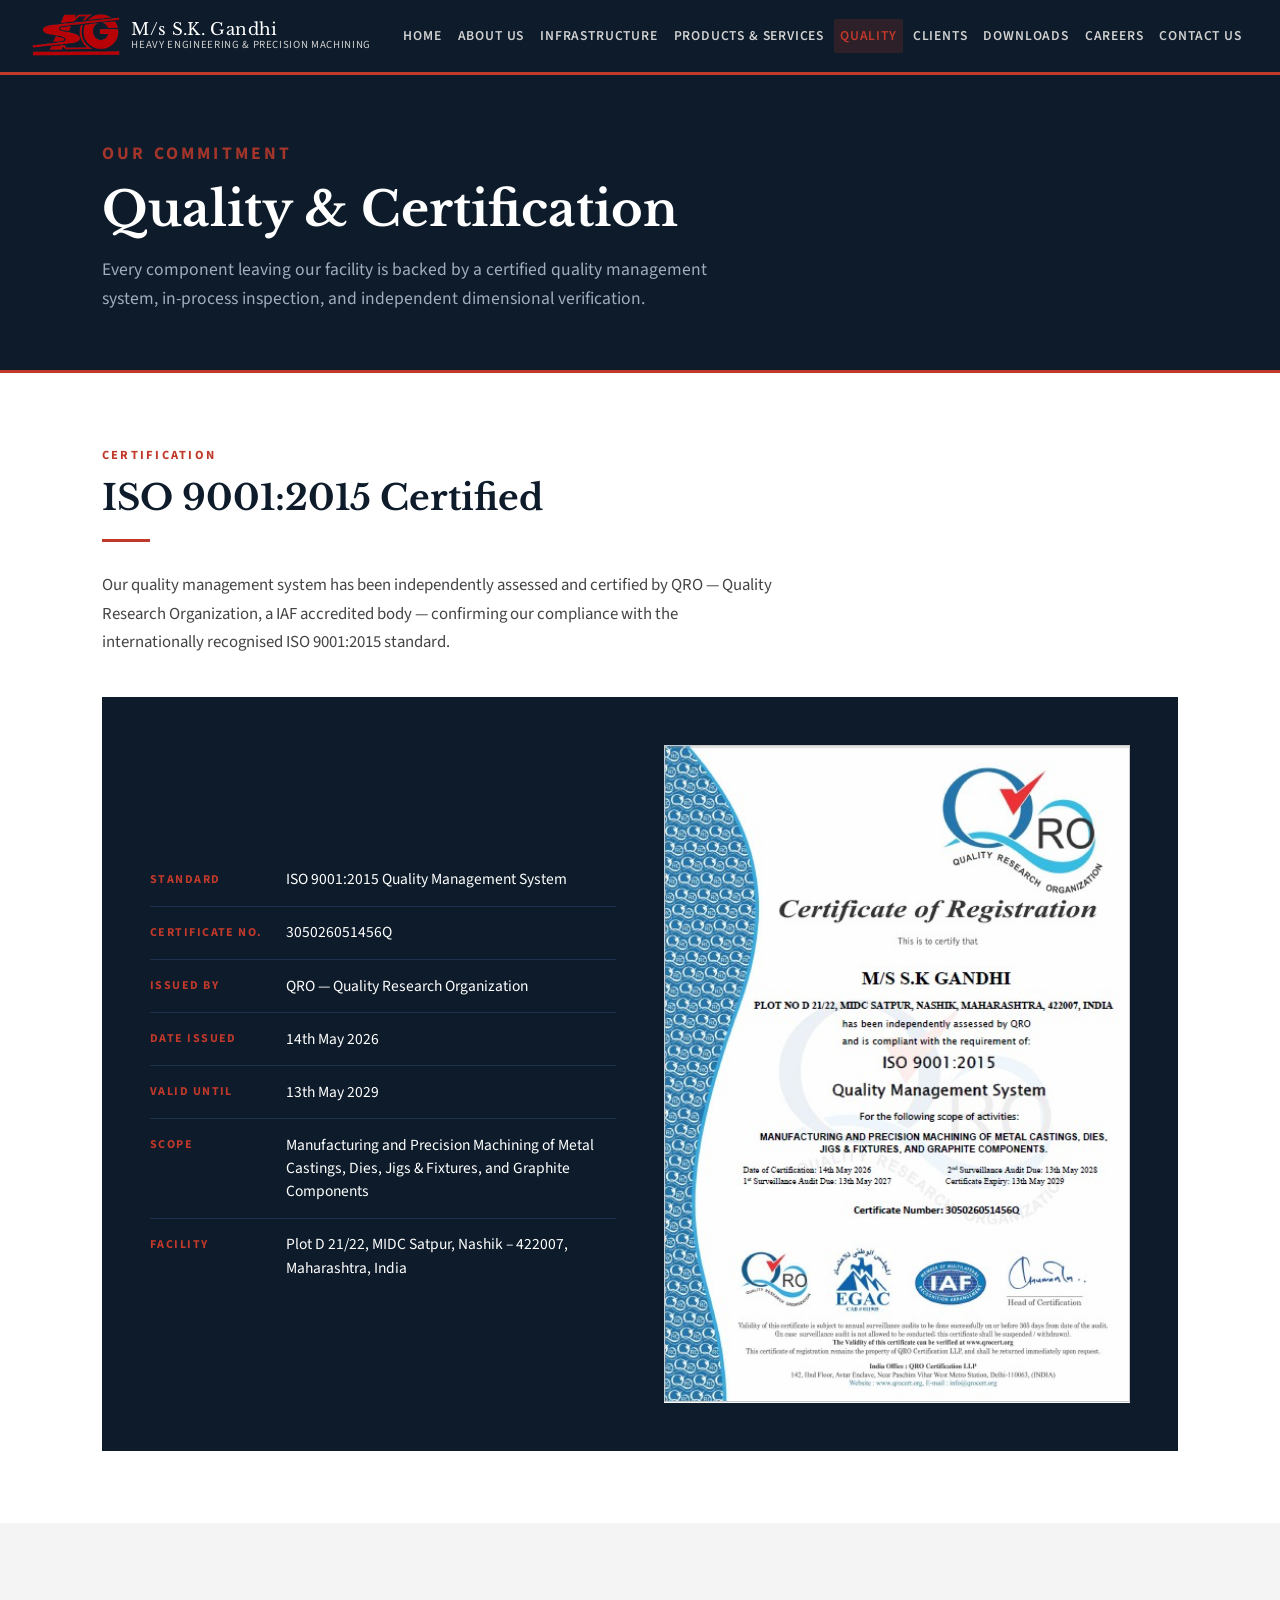
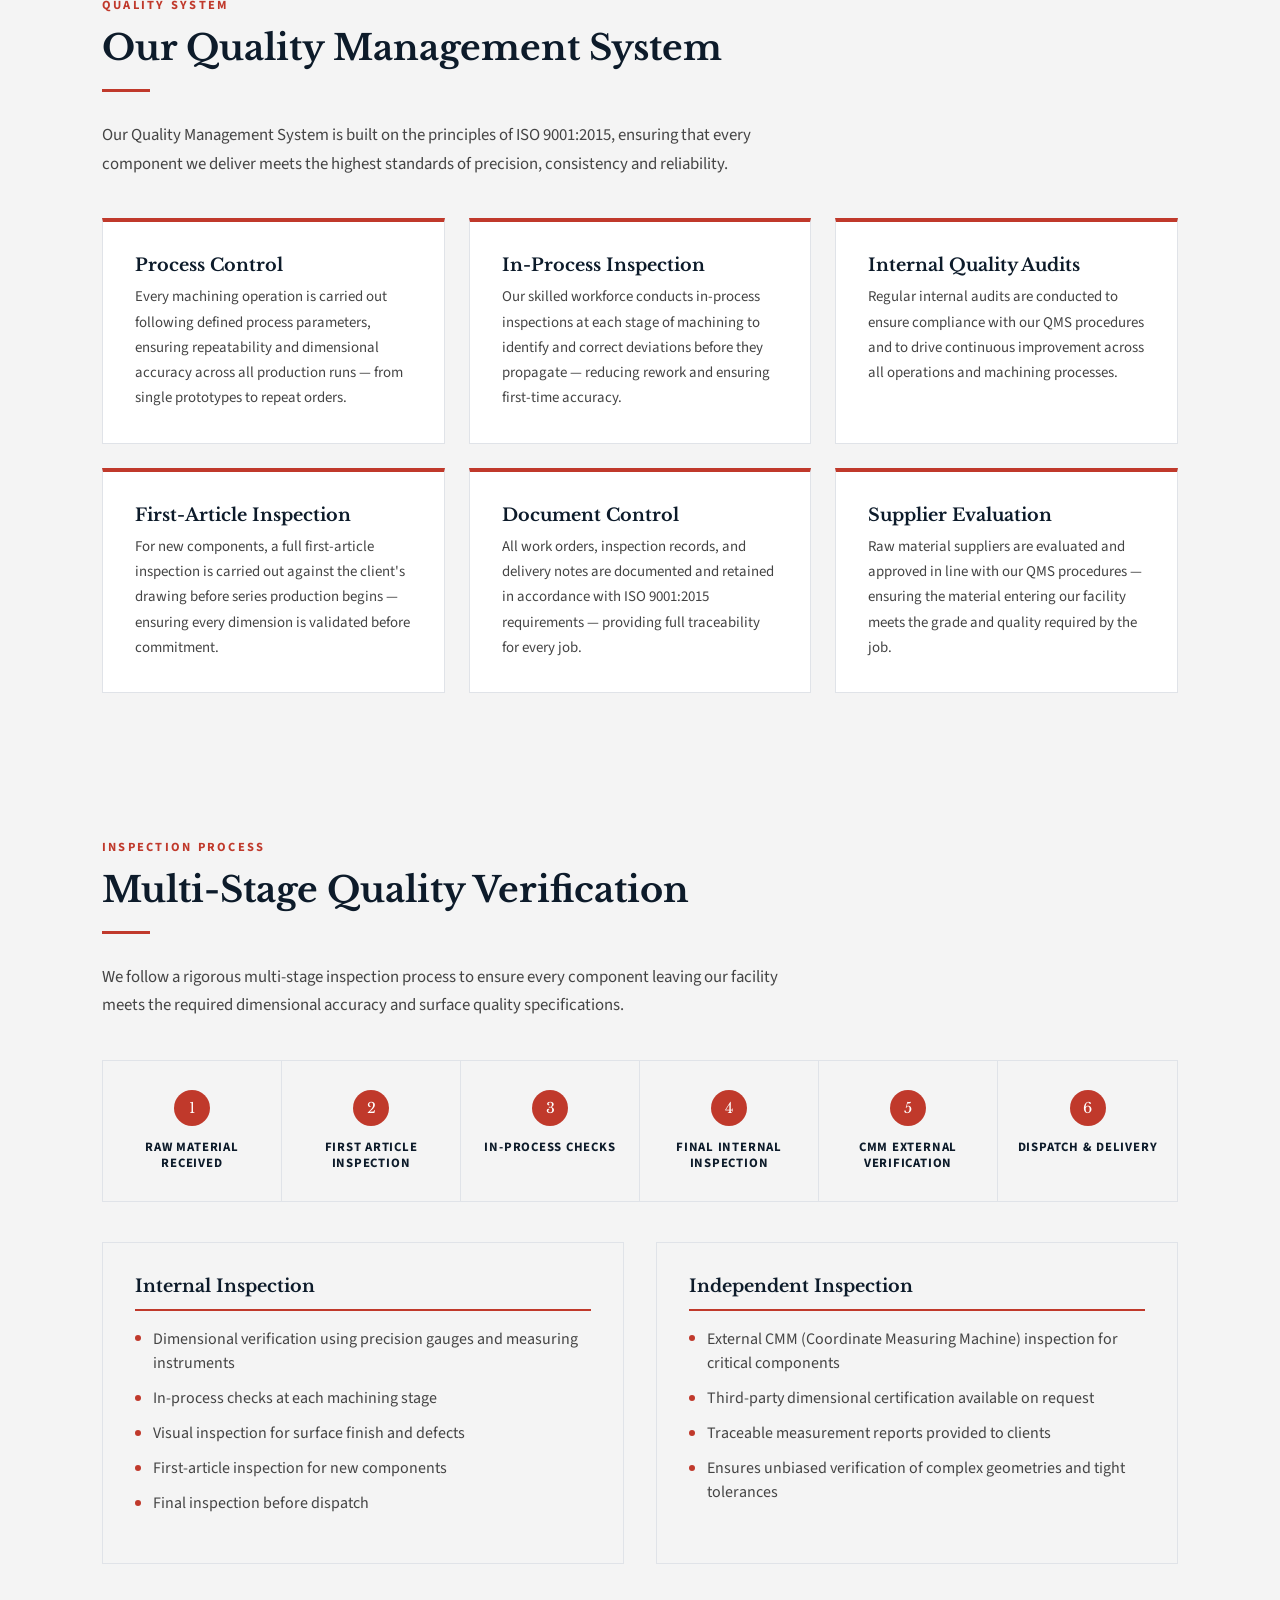
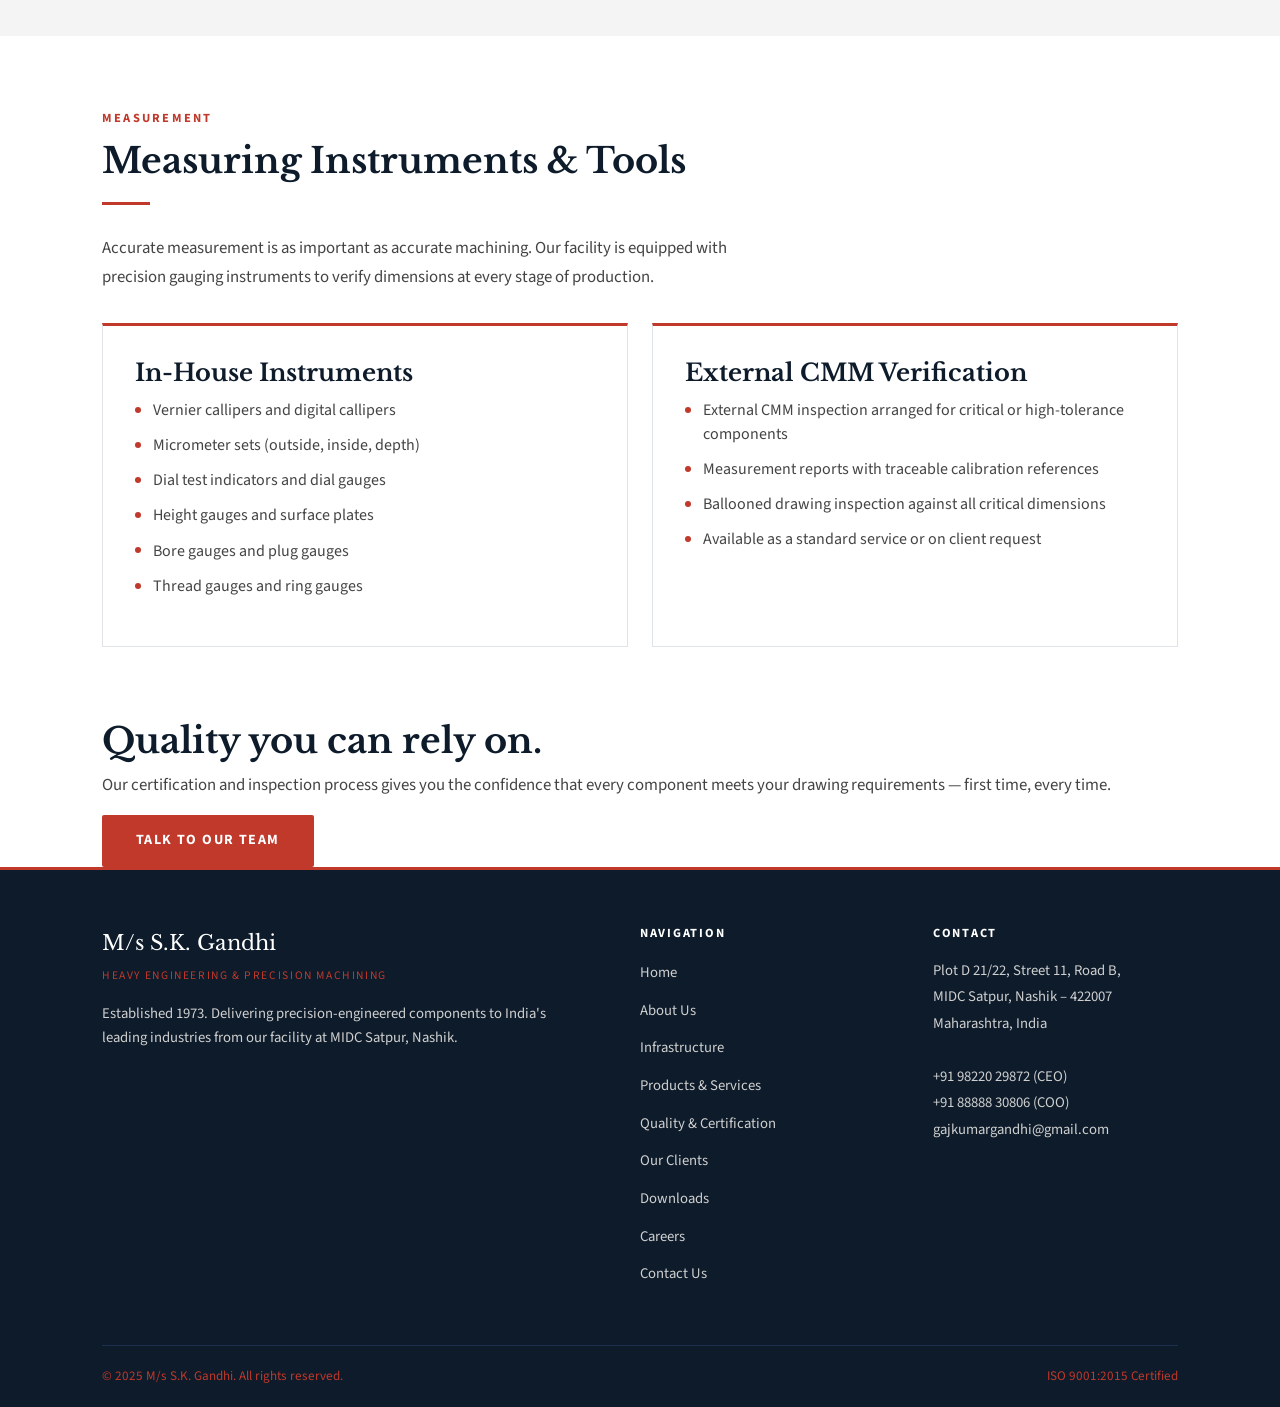
<file: quality.html>
<!DOCTYPE html>
<html lang="en">
<head>
  <meta charset="UTF-8" />
  <meta name="viewport" content="width=device-width, initial-scale=1.0" />
  <title>ISO 9001:2015 Certified Quality | M/s S.K. Gandhi Nashik</title>
  <!-- SEO Meta Tags -->
  <meta name="description" content="M/s S.K. Gandhi is ISO 9001:2015 certified (Certificate No. 305026051456Q) by QRO, an IAF accredited body. Multi-stage inspection including CMM verification for all precision components.">
  <meta name="keywords" content="ISO 9001 certified Nashik, quality management precision machining, CMM inspection Nashik, ISO certified engineering company Nashik, QRO certified">
  <meta name="author" content="M/s S.K. Gandhi">
  <meta name="robots" content="index, follow">
  <meta name="geo.region" content="IN-MH">
  <meta name="geo.placename" content="Nashik">
  <meta name="geo.position" content="19.9986;73.7427">
  <meta name="ICBM" content="19.9986, 73.7427">
  <link rel="canonical" href="https://skgandhi.in/quality.html">
  <!-- Open Graph -->
  <meta property="og:type" content="website">
  <meta property="og:site_name" content="M/s S.K. Gandhi">
  <meta property="og:title" content="ISO 9001:2015 Certified Quality | M/s S.K. Gandhi">
  <meta property="og:description" content="Independently certified by QRO (IAF accredited). Multi-stage inspection with CMM verification. Consistent precision delivery since 1973.">
  <meta property="og:url" content="https://skgandhi.in/quality.html">
  <meta property="og:image" content="https://skgandhi.in/images/about-facility.jpg">
  <meta property="og:locale" content="en_IN">
  <!-- Schema.org Structured Data -->
  <script type="application/ld+json">
  {
    "@context": "https://schema.org",
    "@type": "ManufacturingBusiness",
    "@id": "https://skgandhi.in",
    "name": "M/s S.K. Gandhi",
    "alternateName": ["SK Gandhi", "S.K. Gandhi", "SKG Heavy Engineering"],
    "description": "ISO 9001:2015 certified heavy engineering and precision machining company established in 1973. Specialising in dies, jigs & fixtures, graphite machining, titanium aerospace components, and heavy fabrication.",
    "url": "https://skgandhi.in",
    "logo": "https://skgandhi.in/images/logo.png",
    "image": "https://skgandhi.in/images/about-facility.jpg",
    "foundingDate": "1973",
    "numberOfEmployees": {"@type": "QuantitativeValue", "value": 20},
    "address": {
        "@type": "PostalAddress",
        "streetAddress": "Plot D 21/22, Street 11, Road B, MIDC Satpur",
        "addressLocality": "Nashik",
        "addressRegion": "Maharashtra",
        "postalCode": "422007",
        "addressCountry": "IN"
    },
    "geo": {
        "@type": "GeoCoordinates",
        "latitude": 19.9986,
        "longitude": 73.7427
    },
    "telephone": "+91-98220-29872",
    "email": "gajkumargandhi@gmail.com",
    "openingHoursSpecification": [
        {"@type": "OpeningHoursSpecification", "dayOfWeek": ["Monday","Tuesday","Wednesday","Thursday","Friday","Sunday"], "opens": "09:00", "closes": "18:00"}
    ],
    "hasOfferCatalog": {
        "@type": "OfferCatalog",
        "name": "Precision Machining Services",
        "itemListElement": [
            {"@type": "Offer", "itemOffered": {"@type": "Service", "name": "Tools, Dies, Jigs & Fixtures Machining"}},
            {"@type": "Offer", "itemOffered": {"@type": "Service", "name": "Graphite Precision Machining"}},
            {"@type": "Offer", "itemOffered": {"@type": "Service", "name": "Titanium Aerospace Machining"}},
            {"@type": "Offer", "itemOffered": {"@type": "Service", "name": "Heavy Structural Fabrication"}}
        ]
    },
    "sameAs": [
        "https://www.linkedin.com/company/m-s-s-k-gandhi/",
        "https://www.google.com/maps/place/M%2Fs+S.K.Gandhi"
    ],
    "areaServed": {"@type": "Country", "name": "India"},
    "hasCredential": {
        "@type": "EducationalOccupationalCredential",
        "credentialCategory": "certification",
        "name": "ISO 9001:2015",
        "recognizedBy": {"@type": "Organization", "name": "QRO - Quality Research Organization"}
    }
}
  </script>
  <link rel="icon" type="image/png" href="favicon.png">
  <link rel="shortcut icon" href="favicon.ico">
  <link rel="stylesheet" href="style.css" />
  <style>
    .cert-block {
      background: var(--navy);
      padding: 3rem;
      display: grid;
      grid-template-columns: 1fr 1fr;
      gap: 3rem;
      align-items: center;
    }
    .cert-details .cert-row {
      display: flex;
      gap: 1rem;
      padding: 0.9rem 0;
      border-bottom: 1px solid var(--navy-light);
    }
    .cert-details .cert-row:last-child { border-bottom: none; }
    .cert-label {
      font-family: var(--font-body);
      font-size: 0.75rem;
      letter-spacing: 0.12em;
      text-transform: uppercase;
      color: var(--red);
      min-width: 120px;
      font-weight: 700;
      padding-top: 0.1rem;
    }
    .cert-value {
      font-family: var(--font-body);
      font-size: 0.97rem;
      color: var(--white);
      line-height: 1.5;
    }
    .cert-image-placeholder {
      background: rgba(255,255,255,0.05);
      border: 2px dashed rgba(255,255,255,0.15);
      display: flex;
      flex-direction: column;
      align-items: center;
      justify-content: center;
      color: rgba(255,255,255,0.35);
      font-family: var(--font-body);
      font-size: 0.82rem;
      text-align: center;
      padding: 2rem;
      gap: 0.5rem;
      min-height: 320px;
    }

    .qms-pillar {
      background: var(--white);
      border: 1px solid #e0e3e8;
      border-top: 4px solid var(--red);
      padding: 2rem;
    }
    .qms-pillar h3 { font-size: 1.1rem; margin-bottom: 0.5rem; }
    .qms-pillar p { font-size: 0.93rem; }

    .inspection-flow-section {
      background: var(--off-white);
      padding: 72px 0;
    }

    .flow-steps {
      display: grid;
      grid-template-columns: repeat(6, 1fr);
      gap: 0;
      margin-top: 2.5rem;
      border: 1px solid #e0e3e8;
      overflow: hidden;
    }
    .flow-step {
      padding: 1.8rem 1.2rem;
      text-align: center;
      border-right: 1px solid #e0e3e8;
      position: relative;
    }
    .flow-step:last-child { border-right: none; }
    .flow-step-num {
      width: 36px;
      height: 36px;
      background: var(--red);
      color: var(--white);
      border-radius: 50%;
      display: flex;
      align-items: center;
      justify-content: center;
      font-family: var(--font-head);
      font-size: 0.9rem;
      margin: 0 auto 0.8rem;
    }
    .flow-step h4 {
      font-family: var(--font-body);
      font-size: 0.8rem;
      letter-spacing: 0.06em;
      text-transform: uppercase;
      color: var(--navy);
      font-weight: 700;
      line-height: 1.3;
    }

    .inspection-two-col {
      display: grid;
      grid-template-columns: 1fr 1fr;
      gap: 2rem;
      margin-top: 2.5rem;
    }
    .inspection-panel {
      border: 1px solid #e0e3e8;
      padding: 2rem;
    }
    .inspection-panel h3 {
      font-size: 1.1rem;
      margin-bottom: 1rem;
      padding-bottom: 0.75rem;
      border-bottom: 2px solid var(--red);
    }

    @media (max-width: 960px) {
      .cert-block { grid-template-columns: 1fr; gap: 2rem; }
      .flow-steps { grid-template-columns: repeat(3, 1fr); }
      .flow-step:nth-child(3) { border-right: none; }
      .flow-step:nth-child(3), .flow-step:nth-child(4), .flow-step:nth-child(5) {
        border-top: 1px solid #e0e3e8;
      }
    }
    @media (max-width: 640px) {
      .flow-steps { grid-template-columns: repeat(2, 1fr); }
      .inspection-two-col { grid-template-columns: 1fr; }
      .cert-block { padding: 2rem 1.5rem; }
    }
  </style>
</head>
<body>

<!-- ══ HEADER ══ -->
<header class="site-header">
  <nav class="nav-inner">
    <a href="index.html" class="nav-logo">
      <img src="images/logo.png" alt="S.K. Gandhi Logo" style="height:44px;width:auto;" onerror="this.style.display='none'">
      <div class="nav-logo-text">
        <span class="brand-name">M/s S.K. Gandhi</span>
        <span class="brand-sub">Heavy Engineering &amp; Precision Machining</span>
      </div>
    </a>
    <ul class="nav-links">
      <li><a href="index.html">Home</a></li>
      <li><a href="about.html">About Us</a></li>
      <li><a href="infrastructure.html">Infrastructure</a></li>
      <li><a href="products.html">Products &amp; Services</a></li>
      <li><a href="quality.html">Quality</a></li>
      <li><a href="clients.html">Clients</a></li>
      <li><a href="downloads.html">Downloads</a></li>
      <li><a href="careers.html">Careers</a></li>
      <li><a href="contact.html">Contact Us</a></li>
    </ul>
    <div class="nav-toggle"><span></span><span></span><span></span></div>
  </nav>
</header>

<!-- ══ PAGE HERO ══ -->
<section class="page-hero">
  <div class="container">
    <p class="section-label">Our Commitment</p>
    <h1>Quality &amp; Certification</h1>
    <p>Every component leaving our facility is backed by a certified quality management system, in-process inspection, and independent dimensional verification.</p>
  </div>
</section>

<!-- ══ ISO CERTIFICATE ══ -->
<section>
  <div class="container">
    <p class="section-label">Certification</p>
    <h2 class="section-title">ISO 9001:2015 Certified</h2>
    <div class="divider"></div>
    <p style="margin-bottom: 2.5rem; max-width: 680px;">Our quality management system has been independently assessed and certified by QRO — Quality Research Organization, a IAF accredited body — confirming our compliance with the internationally recognised ISO 9001:2015 standard.</p>

    <div class="cert-block">
      <div class="cert-details">
        <div class="cert-row">
          <span class="cert-label">Standard</span>
          <span class="cert-value">ISO 9001:2015 Quality Management System</span>
        </div>
        <div class="cert-row">
          <span class="cert-label">Certificate No.</span>
          <span class="cert-value">305026051456Q</span>
        </div>
        <div class="cert-row">
          <span class="cert-label">Issued By</span>
          <span class="cert-value">QRO — Quality Research Organization</span>
        </div>
        <div class="cert-row">
          <span class="cert-label">Date Issued</span>
          <span class="cert-value">14th May 2026</span>
        </div>
        <div class="cert-row">
          <span class="cert-label">Valid Until</span>
          <span class="cert-value">13th May 2029</span>
        </div>
        <div class="cert-row">
          <span class="cert-label">Scope</span>
          <span class="cert-value">Manufacturing and Precision Machining of Metal Castings, Dies, Jigs &amp; Fixtures, and Graphite Components</span>
        </div>
        <div class="cert-row">
          <span class="cert-label">Facility</span>
          <span class="cert-value">Plot D 21/22, MIDC Satpur, Nashik – 422007, Maharashtra, India</span>
        </div>
      </div>
      <div>
        <img src="images/iso-certificate.jpg" alt="ISO 9001:2015 Certificate" style="width:100%;object-fit:contain;display:block;background:#fff;" onerror="this.style.background='#e8eaed'">
      </div>
    </div>
  </div>
</section>

<!-- ══ QMS PILLARS ══ -->
<section class="alt">
  <div class="container">
    <p class="section-label">Quality System</p>
    <h2 class="section-title">Our Quality Management System</h2>
    <div class="divider"></div>
    <p style="max-width: 680px; margin-bottom: 2.5rem;">Our Quality Management System is built on the principles of ISO 9001:2015, ensuring that every component we deliver meets the highest standards of precision, consistency and reliability.</p>

    <div class="card-grid card-grid-3">
      <div class="qms-pillar">
        <h3>Process Control</h3>
        <p>Every machining operation is carried out following defined process parameters, ensuring repeatability and dimensional accuracy across all production runs — from single prototypes to repeat orders.</p>
      </div>
      <div class="qms-pillar">
        <h3>In-Process Inspection</h3>
        <p>Our skilled workforce conducts in-process inspections at each stage of machining to identify and correct deviations before they propagate — reducing rework and ensuring first-time accuracy.</p>
      </div>
      <div class="qms-pillar">
        <h3>Internal Quality Audits</h3>
        <p>Regular internal audits are conducted to ensure compliance with our QMS procedures and to drive continuous improvement across all operations and machining processes.</p>
      </div>
      <div class="qms-pillar">
        <h3>First-Article Inspection</h3>
        <p>For new components, a full first-article inspection is carried out against the client's drawing before series production begins — ensuring every dimension is validated before commitment.</p>
      </div>
      <div class="qms-pillar">
        <h3>Document Control</h3>
        <p>All work orders, inspection records, and delivery notes are documented and retained in accordance with ISO 9001:2015 requirements — providing full traceability for every job.</p>
      </div>
      <div class="qms-pillar">
        <h3>Supplier Evaluation</h3>
        <p>Raw material suppliers are evaluated and approved in line with our QMS procedures — ensuring the material entering our facility meets the grade and quality required by the job.</p>
      </div>
    </div>
  </div>
</section>

<!-- ══ INSPECTION FLOW ══ -->
<section class="inspection-flow-section">
  <div class="container">
    <p class="section-label">Inspection Process</p>
    <h2 class="section-title">Multi-Stage Quality Verification</h2>
    <div class="divider"></div>
    <p style="max-width: 680px;">We follow a rigorous multi-stage inspection process to ensure every component leaving our facility meets the required dimensional accuracy and surface quality specifications.</p>

    <div class="flow-steps">
      <div class="flow-step">
        <div class="flow-step-num">1</div>
        <h4>Raw Material Received</h4>
      </div>
      <div class="flow-step">
        <div class="flow-step-num">2</div>
        <h4>First Article Inspection</h4>
      </div>
      <div class="flow-step">
        <div class="flow-step-num">3</div>
        <h4>In-Process Checks</h4>
      </div>
      <div class="flow-step">
        <div class="flow-step-num">4</div>
        <h4>Final Internal Inspection</h4>
      </div>
      <div class="flow-step">
        <div class="flow-step-num">5</div>
        <h4>CMM External Verification</h4>
      </div>
      <div class="flow-step">
        <div class="flow-step-num">6</div>
        <h4>Dispatch &amp; Delivery</h4>
      </div>
    </div>

    <div class="inspection-two-col">
      <div class="inspection-panel">
        <h3>Internal Inspection</h3>
        <ul class="check-list">
          <li>Dimensional verification using precision gauges and measuring instruments</li>
          <li>In-process checks at each machining stage</li>
          <li>Visual inspection for surface finish and defects</li>
          <li>First-article inspection for new components</li>
          <li>Final inspection before dispatch</li>
        </ul>
      </div>
      <div class="inspection-panel">
        <h3>Independent Inspection</h3>
        <ul class="check-list">
          <li>External CMM (Coordinate Measuring Machine) inspection for critical components</li>
          <li>Third-party dimensional certification available on request</li>
          <li>Traceable measurement reports provided to clients</li>
          <li>Ensures unbiased verification of complex geometries and tight tolerances</li>
        </ul>
      </div>
    </div>
  </div>
</section>

<!-- ══ MEASURING EQUIPMENT ══ -->
<section>
  <div class="container">
    <p class="section-label">Measurement</p>
    <h2 class="section-title">Measuring Instruments &amp; Tools</h2>
    <div class="divider"></div>
    <p style="margin-bottom: 2rem; max-width: 640px;">Accurate measurement is as important as accurate machining. Our facility is equipped with precision gauging instruments to verify dimensions at every stage of production.</p>

    <div class="card-grid card-grid-2">
      <div class="card">
        <h3>In-House Instruments</h3>
        <ul class="check-list" style="margin-top: 0.5rem;">
          <li>Vernier callipers and digital callipers</li>
          <li>Micrometer sets (outside, inside, depth)</li>
          <li>Dial test indicators and dial gauges</li>
          <li>Height gauges and surface plates</li>
          <li>Bore gauges and plug gauges</li>
          <li>Thread gauges and ring gauges</li>
        </ul>
      </div>
      <div class="card">
        <h3>External CMM Verification</h3>
        <ul class="check-list" style="margin-top: 0.5rem;">
          <li>External CMM inspection arranged for critical or high-tolerance components</li>
          <li>Measurement reports with traceable calibration references</li>
          <li>Ballooned drawing inspection against all critical dimensions</li>
          <li>Available as a standard service or on client request</li>
        </ul>
      </div>
    </div>
  </div>
</section>

<!-- ══ CTA ══ -->
<div class="cta-band">
  <div class="container">
    <h2>Quality you can rely on.</h2>
    <p>Our certification and inspection process gives you the confidence that every component meets your drawing requirements — first time, every time.</p>
    <a href="contact.html" class="btn btn-primary">Talk to Our Team</a>
  </div>
</div>

<!-- ══ FOOTER ══ -->
<footer class="site-footer">
  <div class="container">
    <div class="footer-grid">
      <div class="footer-brand">
        <div class="brand-name">M/s S.K. Gandhi</div>
        <div class="brand-sub">Heavy Engineering &amp; Precision Machining</div>
        <p>Established 1973. Delivering precision-engineered components to India's leading industries from our facility at MIDC Satpur, Nashik.</p>
      </div>
      <div class="footer-col">
        <h4>Navigation</h4>
        <ul>
          <li><a href="index.html">Home</a></li>
          <li><a href="about.html">About Us</a></li>
          <li><a href="infrastructure.html">Infrastructure</a></li>
          <li><a href="products.html">Products &amp; Services</a></li>
          <li><a href="quality.html">Quality &amp; Certification</a></li>
          <li><a href="clients.html">Our Clients</a></li>
          <li><a href="downloads.html">Downloads</a></li>
          <li><a href="careers.html">Careers</a></li>
          <li><a href="contact.html">Contact Us</a></li>
        </ul>
      </div>
      <div class="footer-col">
        <h4>Contact</h4>
        <address>
          Plot D 21/22, Street 11, Road B,<br>
          MIDC Satpur, Nashik – 422007<br>
          Maharashtra, India<br><br>
          <a href="tel:+919822029872">+91 98220 29872</a> (CEO)<br>
          <a href="tel:+918888830806">+91 88888 30806</a> (COO)<br>
          <a href="mailto:gajkumargandhi@gmail.com">gajkumargandhi@gmail.com</a>
        </address>
      </div>
    </div>
    <div class="footer-bottom">
      <span>© 2025 M/s S.K. Gandhi. All rights reserved.</span>
      <span style="color: var(--red);">ISO 9001:2015 Certified</span>
    </div>
  </div>
</footer>

<script src="nav.js"></script>
</body>
</html>
</file>
<file: style.css>
/* ============================================================
   M/s S.K. Gandhi — Website Stylesheet
   Colors: Navy #0D1B2A | Red #C0392B | White #FFFFFF | Light #F4F4F4
   Fonts: Libre Baskerville (headings) + Source Sans 3 (body)
   ============================================================ */

@import url('https://fonts.googleapis.com/css2?family=Libre+Baskerville:ital,wght@0,400;0,700;1,400&family=Source+Sans+3:wght@300;400;600;700&display=swap');

/* ── Reset & Base ── */
*, *::before, *::after { box-sizing: border-box; margin: 0; padding: 0; }

:root {
  --navy:       #0D1B2A;
  --navy-mid:   #162336;
  --navy-light: #1E3050;
  --red:        #C0392B;
  --red-dark:   #A93226;
  --white:      #FFFFFF;
  --off-white:  #F4F4F4;
  --grey:       #D0D0D0;
  --text-dark:  #1A1A1A;
  --text-mid:   #444444;
  --text-light: #888888;
  --font-head:  'Libre Baskerville', Georgia, serif;
  --font-body:  'Source Sans 3', 'Helvetica Neue', sans-serif;
}

html { scroll-behavior: smooth; }

body {
  font-family: var(--font-body);
  font-size: 17px;
  line-height: 1.7;
  color: var(--text-dark);
  background: var(--white);
}

img { max-width: 100%; display: block; }
a { text-decoration: none; color: inherit; }
ul { list-style: none; }

/* ── Typography ── */
h1, h2, h3, h4 {
  font-family: var(--font-head);
  line-height: 1.25;
  color: var(--navy);
}
h1 { font-size: clamp(2rem, 4vw, 3rem); }
h2 { font-size: clamp(1.6rem, 3vw, 2.2rem); margin-bottom: 0.5rem; }
h3 { font-size: clamp(1.2rem, 2vw, 1.5rem); margin-bottom: 0.4rem; }
h4 { font-size: 1.1rem; }

p { margin-bottom: 1rem; color: var(--text-mid); font-size: 1.05rem; }
p:last-child { margin-bottom: 0; }

/* ── Layout ── */
.container {
  max-width: 1140px;
  margin: 0 auto;
  padding: 0 2rem;
}

section { padding: 72px 0; }
section.alt { background: var(--off-white); }
section.dark { background: var(--navy); }

.section-label {
  font-family: var(--font-body);
  font-size: 0.78rem;
  font-weight: 700;
  letter-spacing: 0.18em;
  text-transform: uppercase;
  color: var(--red);
  margin-bottom: 0.6rem;
}

.section-title {
  font-family: var(--font-head);
  color: var(--navy);
  margin-bottom: 1.2rem;
}

.section-title.on-dark { color: var(--white); }

.divider {
  width: 48px;
  height: 3px;
  background: var(--red);
  margin: 0 0 1.8rem 0;
}

/* ── Navigation ── */
.site-header {
  position: sticky;
  top: 0;
  z-index: 1000;
  background: var(--navy);
  border-bottom: 3px solid var(--red);
}

.nav-inner {
  display: flex;
  align-items: center;
  justify-content: space-between;
  height: 72px;
  max-width: 1280px;
  margin: 0 auto;
  padding: 0 2rem;
}

.nav-logo {
  display: flex;
  align-items: center;
  gap: 0.7rem;
}

.nav-logo img {
  height: 44px;
  width: auto;
  /* Logo is rectangular — adjust height to fit your actual logo proportions */
}

.nav-logo-text {
  display: flex;
  flex-direction: column;
}

.nav-logo-text .brand-name {
  font-family: var(--font-head);
  font-size: 1.05rem;
  color: var(--white);
  line-height: 1.1;
  letter-spacing: 0.02em;
}

.nav-logo-text .brand-sub {
  font-family: var(--font-body);
  font-size: 0.68rem;
  letter-spacing: 0.06em;
  text-transform: uppercase;
  color: var(--grey);
  line-height: 1;
}

.nav-links {
  display: flex;
  align-items: center;
  gap: 0.2rem;
}

.nav-links a {
  font-family: var(--font-body);
  font-size: 0.85rem;
  font-weight: 600;
  letter-spacing: 0.06em;
  text-transform: uppercase;
  color: var(--grey);
  padding: 0.45rem 0.4rem;
  border-radius: 2px;
  transition: color 0.2s, background 0.2s;
}

.nav-links a:hover,
.nav-links a.active {
  color: var(--white);
  background: rgba(192,57,43,0.18);
}

.nav-links a.active {
  color: var(--red);
}

/* Hamburger */
.nav-toggle {
  display: none;
  flex-direction: column;
  gap: 5px;
  cursor: pointer;
  padding: 4px;
}

.nav-toggle span {
  display: block;
  width: 26px;
  height: 2px;
  background: var(--white);
  transition: transform 0.3s;
}

/* ── Footer ── */
.site-footer {
  background: var(--navy);
  color: var(--grey);
  padding: 56px 0 0;
  border-top: 3px solid var(--red);
}

.footer-grid {
  display: grid;
  grid-template-columns: 2fr 1fr 1fr;
  gap: 3rem;
  padding-bottom: 3rem;
}

.footer-brand .brand-name {
  font-family: var(--font-head);
  font-size: 1.3rem;
  color: var(--white);
  margin-bottom: 0.3rem;
}

.footer-brand .brand-sub {
  font-family: var(--font-body);
  font-size: 0.72rem;
  letter-spacing: 0.14em;
  text-transform: uppercase;
  color: var(--red);
  margin-bottom: 1rem;
}

.footer-brand p {
  color: var(--grey);
  font-size: 0.92rem;
  line-height: 1.6;
}

.footer-col h4 {
  font-family: var(--font-body);
  font-size: 0.78rem;
  letter-spacing: 0.14em;
  text-transform: uppercase;
  color: var(--white);
  margin-bottom: 1rem;
}

.footer-col ul li {
  margin-bottom: 0.55rem;
}

.footer-col ul li a {
  color: var(--grey);
  font-size: 0.92rem;
  transition: color 0.2s;
}

.footer-col ul li a:hover { color: var(--red); }

.footer-col address {
  font-style: normal;
  color: var(--grey);
  font-size: 0.92rem;
  line-height: 1.8;
}

.footer-col address a { color: var(--grey); transition: color 0.2s; }
.footer-col address a:hover { color: var(--red); }

.footer-bottom {
  border-top: 1px solid var(--navy-light);
  padding: 1.2rem 0;
  display: flex;
  justify-content: space-between;
  align-items: center;
  font-size: 0.82rem;
  color: var(--text-light);
}

.footer-bottom span { color: var(--red); }

/* ── Buttons ── */
.btn {
  display: inline-block;
  font-family: var(--font-body);
  font-size: 0.88rem;
  font-weight: 700;
  letter-spacing: 0.1em;
  text-transform: uppercase;
  padding: 0.75rem 2rem;
  border-radius: 2px;
  transition: background 0.2s, color 0.2s, border-color 0.2s;
  cursor: pointer;
  border: 2px solid transparent;
}

.btn-primary {
  background: var(--red);
  color: var(--white);
  border-color: var(--red);
}
.btn-primary:hover {
  background: var(--red-dark);
  border-color: var(--red-dark);
}

.btn-outline {
  background: transparent;
  color: var(--white);
  border-color: var(--white);
}
.btn-outline:hover {
  background: var(--white);
  color: var(--navy);
}

.btn-outline-red {
  background: transparent;
  color: var(--red);
  border-color: var(--red);
}
.btn-outline-red:hover {
  background: var(--red);
  color: var(--white);
}

/* ── Hero (shared) ── */
.page-hero {
  background: var(--navy);
  padding: 64px 0 56px;
  border-bottom: 3px solid var(--red);
}

.page-hero .section-label { color: rgba(192,57,43,0.85); }

.page-hero h1 {
  color: var(--white);
  margin-bottom: 1rem;
}

.page-hero p {
  color: #a0aebf;
  font-size: 1.1rem;
  max-width: 640px;
}

/* ── Stat bar ── */
.stat-bar {
  background: var(--navy-light);
  padding: 2.5rem 0;
}

.stat-grid {
  display: grid;
  grid-template-columns: repeat(4, 1fr);
  gap: 0;
  text-align: center;
}

.stat-item {
  padding: 1rem 1.5rem;
  border-right: 1px solid rgba(255,255,255,0.1);
}
.stat-item:last-child { border-right: none; }

.stat-number {
  font-family: var(--font-head);
  font-size: 2.4rem;
  color: var(--white);
  line-height: 1;
  margin-bottom: 0.3rem;
}

.stat-label {
  font-family: var(--font-body);
  font-size: 0.78rem;
  letter-spacing: 0.1em;
  text-transform: uppercase;
  color: var(--grey);
}

.stat-accent { color: var(--red); }

/* ── Media placeholder ── */
.media-placeholder {
  background: #e8eaed;
  border: 2px dashed #aab0bb;
  display: flex;
  flex-direction: column;
  align-items: center;
  justify-content: center;
  color: #6b7280;
  font-family: var(--font-body);
  font-size: 0.88rem;
  text-align: center;
  padding: 1.5rem;
  gap: 0.5rem;
}

.media-placeholder svg {
  opacity: 0.45;
  margin-bottom: 0.3rem;
}

/* ── Cards ── */
.card {
  background: var(--white);
  border: 1px solid #e0e3e8;
  border-top: 3px solid var(--red);
  padding: 2rem;
}

.card-grid {
  display: grid;
  gap: 1.5rem;
}

.card-grid-2 { grid-template-columns: repeat(2, 1fr); }
.card-grid-3 { grid-template-columns: repeat(3, 1fr); }
.card-grid-4 { grid-template-columns: repeat(4, 1fr); }

.card h3 { margin-bottom: 0.6rem; }
.card p { font-size: 0.95rem; }

/* ── Table ── */
.data-table {
  width: 100%;
  border-collapse: collapse;
  font-family: var(--font-body);
  font-size: 0.95rem;
}

.data-table th {
  background: var(--navy);
  color: var(--white);
  text-align: left;
  padding: 0.85rem 1.1rem;
  font-weight: 600;
  letter-spacing: 0.04em;
  font-size: 0.88rem;
  text-transform: uppercase;
}

.data-table td {
  padding: 0.8rem 1.1rem;
  border-bottom: 1px solid #e0e3e8;
  color: var(--text-mid);
}

.data-table tr:nth-child(even) td { background: var(--off-white); }
.data-table tr:hover td { background: #edf0f5; }

/* ── Two-col layout ── */
.two-col {
  display: grid;
  grid-template-columns: 1fr 1fr;
  gap: 4rem;
  align-items: start;
}

.two-col.reverse { direction: rtl; }
.two-col.reverse > * { direction: ltr; }

/* ── Red accent list ── */
.check-list { margin: 1rem 0; }
.check-list li {
  display: flex;
  align-items: flex-start;
  gap: 0.75rem;
  margin-bottom: 0.7rem;
  color: var(--text-mid);
  font-size: 1rem;
  line-height: 1.5;
}
.check-list li::before {
  content: '';
  display: block;
  width: 6px;
  height: 6px;
  min-width: 6px;
  background: var(--red);
  border-radius: 50%;
  margin-top: 0.55rem;
}

/* ── Capability strip ── */
.cap-strip {
  display: flex;
  gap: 0;
  border: 1px solid #e0e3e8;
  overflow: hidden;
  margin-top: 2.5rem;
}

.cap-item {
  flex: 1;
  padding: 1.8rem 1.4rem;
  border-right: 1px solid #e0e3e8;
  text-align: center;
}
.cap-item:last-child { border-right: none; }

.cap-item h4 {
  font-family: var(--font-body);
  font-size: 0.82rem;
  letter-spacing: 0.1em;
  text-transform: uppercase;
  color: var(--navy);
  margin-bottom: 0.4rem;
  font-weight: 700;
}

.cap-item p { font-size: 0.88rem; color: var(--text-light); }

/* ── Gallery grid ── */
.gallery-grid {
  display: grid;
  grid-template-columns: repeat(3, 1fr);
  gap: 1rem;
}

.gallery-item {
  position: relative;
  overflow: hidden;
}

.gallery-item .media-placeholder {
  height: 220px;
}

.gallery-caption {
  background: var(--navy);
  color: var(--grey);
  font-size: 0.82rem;
  padding: 0.55rem 0.85rem;
  font-family: var(--font-body);
  line-height: 1.3;
}

/* ── Contact form ── */
.form-group { margin-bottom: 1.4rem; }

.form-group label {
  display: block;
  font-family: var(--font-body);
  font-size: 0.82rem;
  letter-spacing: 0.08em;
  text-transform: uppercase;
  font-weight: 700;
  color: var(--navy);
  margin-bottom: 0.4rem;
}

.form-group input,
.form-group textarea,
.form-group select {
  width: 100%;
  padding: 0.75rem 1rem;
  border: 1px solid #c8cdd5;
  border-radius: 2px;
  font-family: var(--font-body);
  font-size: 1rem;
  color: var(--text-dark);
  background: var(--white);
  transition: border-color 0.2s;
  outline: none;
}

.form-group input:focus,
.form-group textarea:focus,
.form-group select:focus {
  border-color: var(--navy);
}

.form-group textarea { resize: vertical; min-height: 130px; }

/* ── Client logos ── */
.client-grid {
  display: grid;
  grid-template-columns: repeat(3, 1fr);
  gap: 1.5rem;
}

.client-card {
  border: 1px solid #e0e3e8;
  display: flex;
  flex-direction: column;
  align-items: center;
  justify-content: center;
  padding: 2rem 1.5rem;
  text-align: center;
  transition: border-color 0.2s, box-shadow 0.2s;
}

.client-card:hover {
  border-color: var(--red);
  box-shadow: 0 4px 16px rgba(0,0,0,0.07);
}

.client-logo-placeholder {
  width: 140px;
  height: 60px;
  background: #e8eaed;
  border: 1px dashed #aab0bb;
  display: flex;
  align-items: center;
  justify-content: center;
  font-size: 0.78rem;
  color: #888;
  margin-bottom: 1rem;
  font-family: var(--font-body);
}

.client-name {
  font-family: var(--font-head);
  font-size: 1rem;
  color: var(--navy);
  margin-bottom: 0.2rem;
}

.client-sector {
  font-size: 0.8rem;
  color: var(--text-light);
  text-transform: uppercase;
  letter-spacing: 0.08em;
  font-family: var(--font-body);
}

/* ── Sector filter buttons (clients page) ── */
.filter-btn {
  font-family: var(--font-body);
  font-size: 0.82rem;
  font-weight: 700;
  letter-spacing: 0.08em;
  text-transform: uppercase;
  padding: 0.45rem 1.1rem;
  border: 1px solid #c8cdd5;
  color: var(--text-mid);
  background: var(--white);
  cursor: pointer;
  transition: background 0.15s, color 0.15s, border-color 0.15s;
}
.filter-btn:hover { border-color: var(--navy); color: var(--navy); }
.filter-btn.active { background: var(--navy); color: var(--white); border-color: var(--navy); }

/* ── Process flow ── */
.process-flow {
  display: flex;
  align-items: flex-start;
  gap: 0;
  margin-top: 2rem;
}

.process-step {
  flex: 1;
  text-align: center;
  position: relative;
  padding: 0 0.5rem;
}

.process-step::after {
  content: '→';
  position: absolute;
  top: 20px;
  right: -10px;
  color: var(--red);
  font-size: 1.1rem;
  transform: translateY(-50%);
}

.process-step:last-child::after { display: none; }

.step-num {
  width: 42px;
  height: 42px;
  background: var(--navy);
  color: var(--white);
  border-radius: 50%;
  display: flex;
  align-items: center;
  justify-content: center;
  font-family: var(--font-head);
  font-size: 1rem;
  margin: 0 auto 0.75rem;
}

.process-step h4 {
  font-size: 0.82rem;
  letter-spacing: 0.06em;
  text-transform: uppercase;
  color: var(--navy);
  line-height: 1.3;
}

/* ── Responsive ── */
@media (max-width: 960px) {
  .two-col { grid-template-columns: 1fr; gap: 2rem; }
  .two-col.reverse { direction: ltr; }
  .card-grid-3 { grid-template-columns: repeat(2, 1fr); }
  .card-grid-4 { grid-template-columns: repeat(2, 1fr); }
  .footer-grid { grid-template-columns: 1fr 1fr; }
  .stat-grid { grid-template-columns: repeat(2, 1fr); }
  .gallery-grid { grid-template-columns: repeat(2, 1fr); }
  .client-grid { grid-template-columns: repeat(2, 1fr); }
  .cap-strip { flex-wrap: wrap; }
  .cap-item { min-width: 50%; }
  .process-flow { flex-wrap: wrap; gap: 1.5rem; }
  .process-step::after { display: none; }
}

@media (max-width: 640px) {
  .nav-links { display: none; flex-direction: column; position: absolute; top: 72px; left: 0; right: 0; background: var(--navy); padding: 1rem; gap: 0; border-top: 1px solid var(--navy-light); }
  .nav-links.open { display: flex; }
  .nav-links a { padding: 0.8rem 1rem; border-bottom: 1px solid rgba(255,255,255,0.06); }
  .nav-toggle { display: flex; }
  .site-header { position: relative; }
  .card-grid-2, .card-grid-3, .card-grid-4 { grid-template-columns: 1fr; }
  .footer-grid { grid-template-columns: 1fr; }
  .stat-grid { grid-template-columns: repeat(2, 1fr); }
  .gallery-grid { grid-template-columns: 1fr; }
  .client-grid { grid-template-columns: 1fr; }
  section { padding: 48px 0; }
  .two-col { gap: 1.5rem; }
}
</file>
